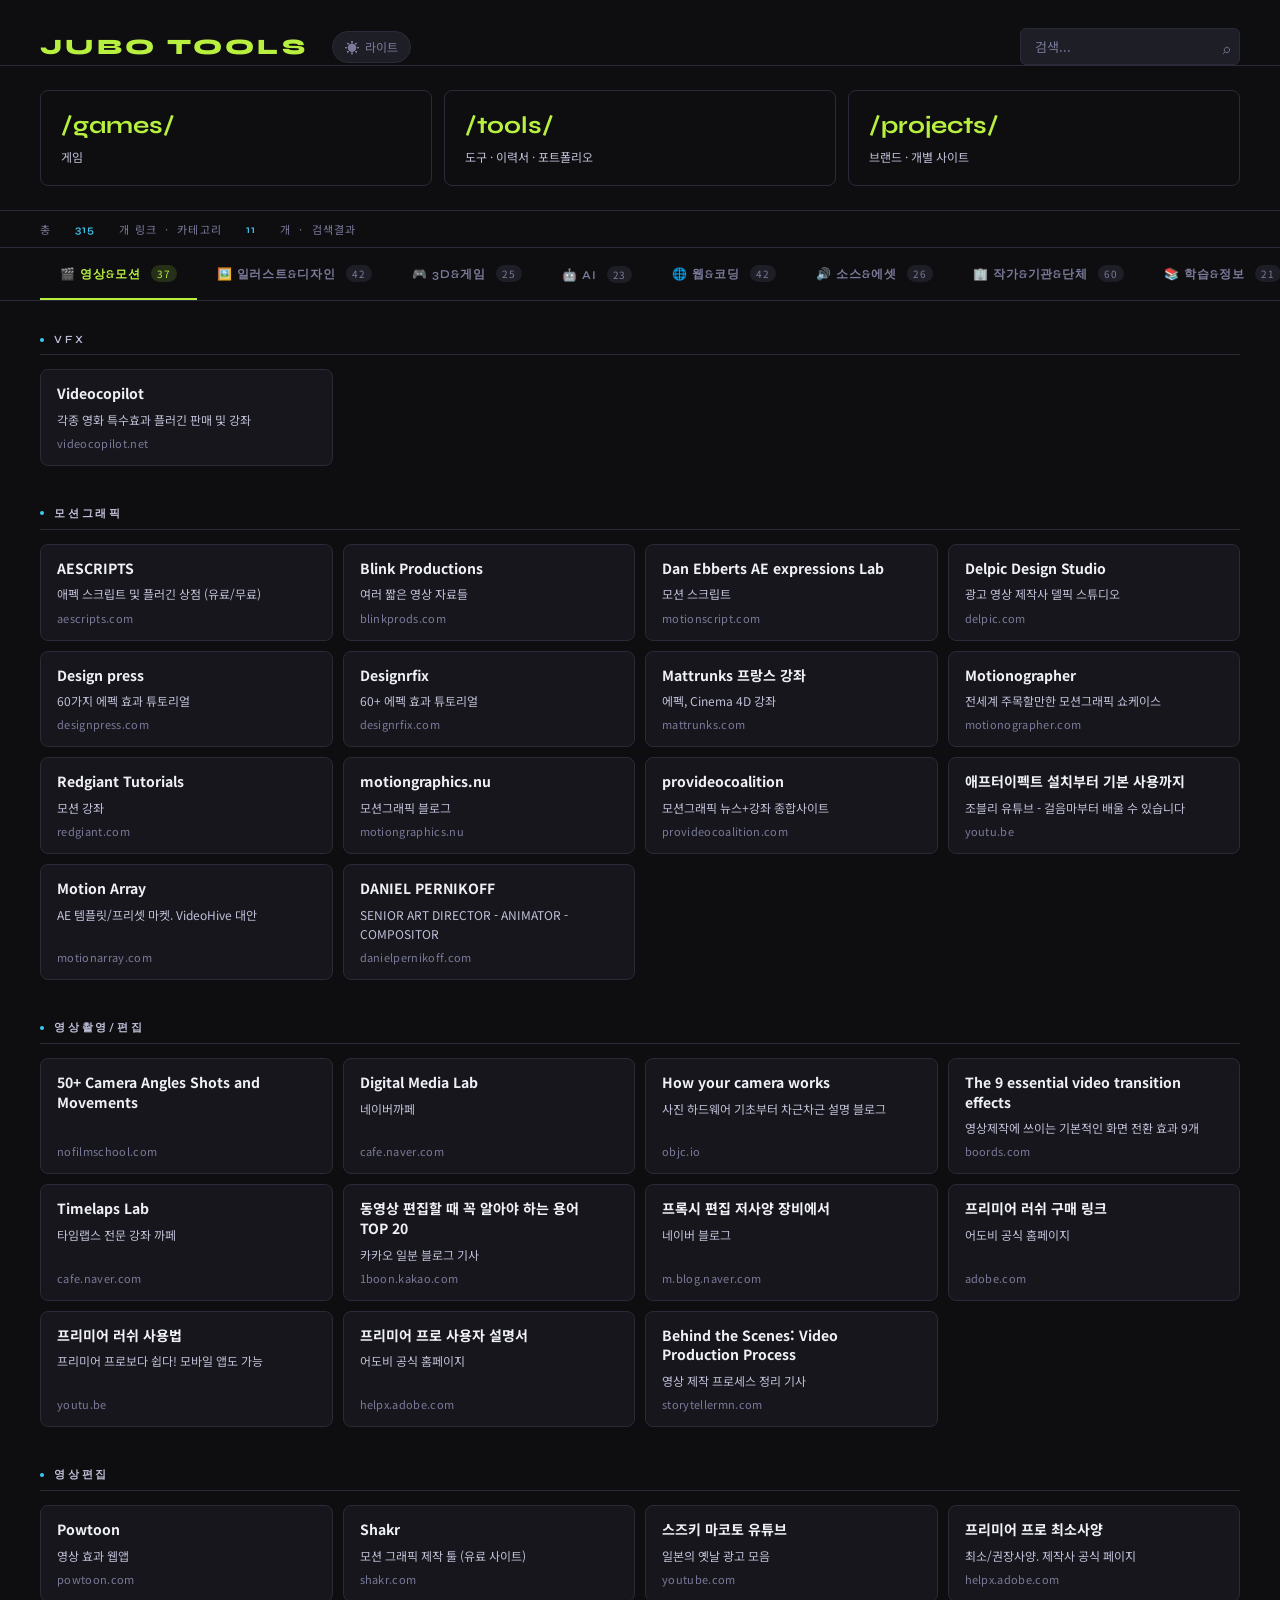
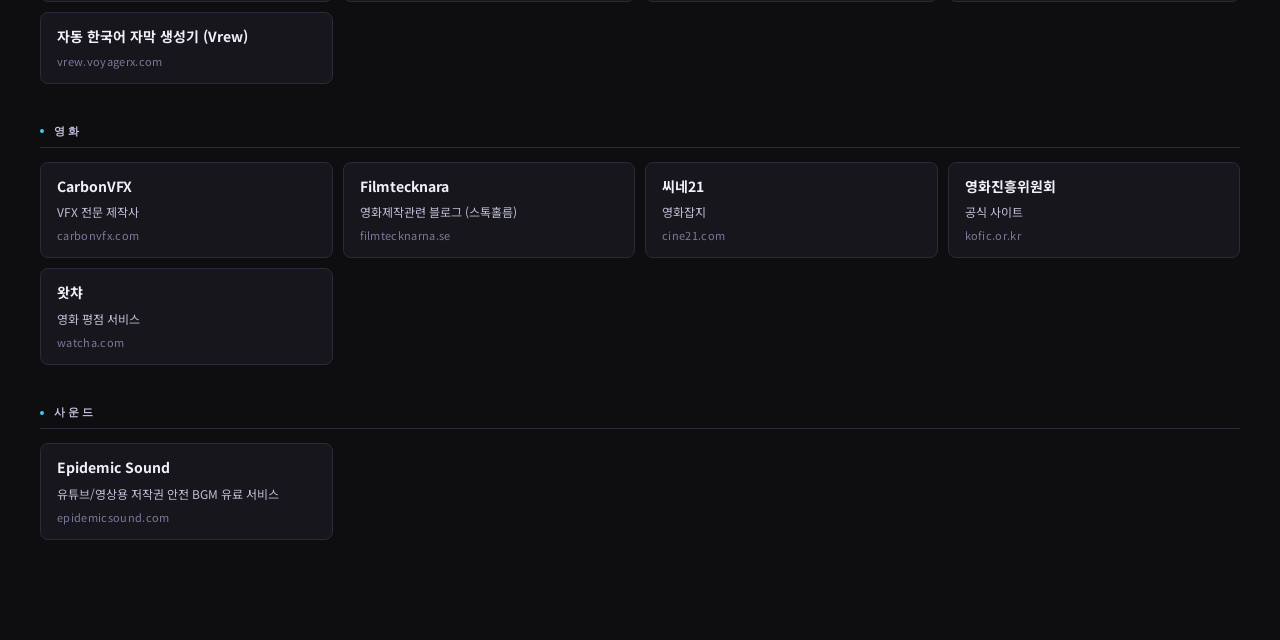
<file: index.html>
<!DOCTYPE html>
<html lang="ko">
<head>
<meta charset="UTF-8">
<meta name="viewport" content="width=device-width, initial-scale=1.0">
<title>JUBO TOOLS</title>
<link href="https://fonts.googleapis.com/css2?family=Syne:wght@400;600;800&family=Noto+Sans+KR:wght@400;500;700&display=swap" rel="stylesheet">
<style>
  /* ── DARK THEME (기본) ── */
  :root {
    --bg: #0e0e11;
    --surface: #16161c;
    --surface2: #1e1e27;
    --border: #2a2a38;
    --accent: #b8f040;
    --accent2: #40c8f0;
    --text: #f0f0f8;
    --text2: #c0c0d8;
    --muted: #7a7a9a;
    --tab-h: 52px;
  }

  /* ── LIGHT THEME ── */
  [data-theme="light"] {
    --bg: #f5f5f0;
    --surface: #ffffff;
    --surface2: #eeeee8;
    --border: #d8d8d0;
    --accent: #2a7a00;
    --accent2: #006fa0;
    --text: #1a1a24;
    --text2: #3a3a50;
    --muted: #7a7a90;
  }

  * { box-sizing: border-box; margin: 0; padding: 0; }

  body {
    background: var(--bg);
    color: var(--text);
    font-family: 'Noto Sans KR', sans-serif;
    font-weight: 400;
    min-height: 100vh;
    overflow-x: hidden;
    transition: background .25s, color .25s;
  }

  /* ── HEADER ── */
  header {
    padding: 28px 40px 0;
    display: flex;
    align-items: center;
    gap: 16px;
    border-bottom: 1px solid var(--border);
  }
  .logo {
    font-family: 'Syne', sans-serif;
    font-weight: 800;
    font-size: 22px;
    color: var(--accent);
    letter-spacing: 0.15em;
    text-transform: uppercase;
  }
  .logo-sub {
    font-size: 11px;
    color: var(--muted);
    letter-spacing: 0.3em;
    text-transform: uppercase;
  }

  /* ── THEME TOGGLE ── */
  .theme-btn {
    margin-left: 8px;
    background: var(--surface2);
    border: 1px solid var(--border);
    border-radius: 20px;
    cursor: pointer;
    display: flex;
    align-items: center;
    gap: 6px;
    padding: 5px 12px;
    font-size: 12px;
    font-family: 'Noto Sans KR', sans-serif;
    color: var(--muted);
    transition: background .2s, border-color .2s, color .2s;
    white-space: nowrap;
  }
  .theme-btn:hover { border-color: var(--accent2); color: var(--text); }
  .theme-icon { font-size: 14px; }

  /* ── SEARCH ── */
  .search-wrap {
    margin-left: auto;
    position: relative;
  }
  #search {
    background: var(--surface2);
    border: 1px solid var(--border);
    border-radius: 6px;
    color: var(--text);
    font-family: 'Noto Sans KR', sans-serif;
    font-size: 13px;
    padding: 8px 36px 8px 14px;
    width: 220px;
    outline: none;
    transition: border-color .2s, width .3s;
  }
  #search:focus { border-color: var(--accent2); width: 280px; }
  #search::placeholder { color: var(--muted); }
  .search-icon {
    position: absolute; right: 10px; top: 50%; transform: translateY(-50%);
    color: var(--muted); font-size: 14px; pointer-events: none;
  }

  /* ── TABS ── */
  .tab-bar {
    display: flex;
    gap: 0;
    padding: 0 40px;
    overflow-x: auto;
    scrollbar-width: none;
    position: sticky;
    top: 0;
    background: var(--bg);
    z-index: 100;
    border-bottom: 1px solid var(--border);
  }
  .tab-bar::-webkit-scrollbar { display: none; }
  .tab-btn {
    flex-shrink: 0;
    background: none;
    border: none;
    color: var(--muted);
    cursor: pointer;
    font-family: 'Syne', sans-serif;
    font-size: 12px;
    font-weight: 600;
    letter-spacing: 0.08em;
    padding: 0 20px;
    height: var(--tab-h);
    position: relative;
    transition: color .2s;
    text-transform: uppercase;
    white-space: nowrap;
  }
  .tab-btn:hover { color: var(--text); }
  .tab-btn.active {
    color: var(--accent);
  }
  .tab-btn.active::after {
    content: '';
    position: absolute;
    bottom: 0; left: 0; right: 0;
    height: 2px;
    background: var(--accent);
  }
  .tab-count {
    display: inline-block;
    background: var(--surface2);
    border-radius: 10px;
    font-size: 10px;
    padding: 1px 6px;
    margin-left: 6px;
    color: var(--muted);
    font-family: 'Noto Sans KR', sans-serif;
    font-weight: 400;
  }
  .tab-btn.active .tab-count { background: color-mix(in srgb, var(--accent) 15%, transparent); color: var(--accent); }

  /* ── CONTENT ── */
  .content {
    padding: 32px 40px 60px;
    max-width: 1400px;
  }

  .tab-panel { display: none; }
  .tab-panel.active { display: block; }

  /* ── CATEGORY GROUP ── */
  .cat-group { margin-bottom: 40px; }
  .cat-label {
    font-family: 'Syne', sans-serif;
    font-size: 11px;
    font-weight: 600;
    letter-spacing: 0.25em;
    text-transform: uppercase;
    color: var(--text2);
    margin-bottom: 14px;
    padding-bottom: 8px;
    border-bottom: 1px solid var(--border);
    display: flex;
    align-items: center;
    gap: 10px;
  }
  .cat-label::before {
    content: '';
    width: 4px;
    height: 4px;
    background: var(--accent2);
    border-radius: 50%;
  }

  /* ── GRID ── */
  .card-grid {
    display: grid;
    grid-template-columns: repeat(auto-fill, minmax(260px, 1fr));
    gap: 10px;
  }

  /* ── CARD ── */
  .card {
    background: var(--surface);
    border: 1px solid var(--border);
    border-radius: 8px;
    padding: 14px 16px;
    display: flex;
    flex-direction: column;
    gap: 6px;
    transition: border-color .2s, transform .15s, background .2s;
    position: relative;
    overflow: hidden;
    text-decoration: none;
    color: inherit;
  }
  .card::before {
    content: '';
    position: absolute;
    top: 0; left: 0; right: 0;
    height: 2px;
    background: transparent;
    transition: background .2s;
  }
  .card:hover {
    border-color: color-mix(in srgb, var(--accent2) 40%, var(--border));
    background: var(--surface2);
    transform: translateY(-2px);
  }
  .card:hover::before { background: var(--accent2); }

  .card-title {
    font-family: 'Noto Sans KR', sans-serif;
    font-size: 14px;
    font-weight: 700;
    color: var(--text);
    line-height: 1.4;
    display: flex;
    align-items: flex-start;
    gap: 8px;
  }
  .card-title .arrow {
    opacity: 0;
    color: var(--accent2);
    font-size: 12px;
    transition: opacity .2s, transform .2s;
    margin-top: 2px;
    flex-shrink: 0;
  }
  .card:hover .arrow { opacity: 1; transform: translateX(2px); }

  .card-desc {
    font-size: 12px;
    color: var(--text2);
    line-height: 1.6;
    display: -webkit-box;
    -webkit-line-clamp: 2;
    -webkit-box-orient: vertical;
    overflow: hidden;
  }

  .card-domain {
    font-size: 11px;
    color: var(--muted);
    letter-spacing: 0.03em;
    margin-top: auto;
  }

  .tab-bar, .card, header, .stats {
    transition: background .25s, border-color .25s, color .25s;
  }
  .no-results {
    grid-column: 1 / -1;
    text-align: center;
    color: var(--muted);
    padding: 60px 0;
    font-size: 13px;
    letter-spacing: 0.1em;
  }

  /* ── SEARCH HIGHLIGHT ── */
  .hidden { display: none !important; }
  mark {
    background: color-mix(in srgb, var(--accent) 30%, transparent);
    color: var(--accent);
    border-radius: 2px;
    padding: 0 1px;
  }

  /* ── STATS BAR ── */
  .stats {
    font-size: 11px;
    color: var(--muted);
    letter-spacing: 0.1em;
    text-transform: uppercase;
    padding: 10px 40px;
    border-bottom: 1px solid var(--border);
    display: flex;
    gap: 24px;
    align-items: center;
    font-family: 'Noto Sans KR', sans-serif;
  }
  .stats span { color: var(--accent2); font-family: 'Syne', sans-serif; font-weight: 600; }
.directory{display:grid;grid-template-columns:repeat(3,minmax(0,1fr));gap:12px;padding:24px 40px;border-bottom:1px solid var(--border)}.directory a{display:flex;flex-direction:column;gap:8px;padding:20px;border:1px solid var(--border);border-radius:8px;color:var(--text);text-decoration:none}.directory a:hover{border-color:var(--accent2)}.directory strong{font:700 24px 'Syne',sans-serif;color:var(--accent)}.directory span{font-size:12px;color:var(--text2)}#bookmarks{scroll-margin-top:20px}@media(max-width:640px){header{padding:20px;flex-wrap:wrap}.search-wrap{width:100%;margin:0}#search,#search:focus{width:100%}.directory{grid-template-columns:1fr;padding:20px}.directory a{padding:16px}.tab-bar{padding:0 12px}.content{padding:24px 20px}.stats{padding:10px 20px;flex-wrap:wrap}}</style>
</head>
<body>

<header>
  <div class="logo">JUBO TOOLS</div>
  <button class="theme-btn" id="themeBtn" onclick="toggleTheme()">
    <span class="theme-icon" id="themeIcon">☀️</span>
    <span id="themeLabel">라이트</span>
  </button>
  <div class="search-wrap">
    <input type="text" id="search" placeholder="검색..." autocomplete="off">
    <div class="search-icon">⌕</div>
  </div>
</header>
<section class="directory" aria-label="내 프로젝트 분류"><a href="games/"><strong>/games/</strong><span>게임</span></a><a href="tools/"><strong>/tools/</strong><span>도구 · 이력서 · 포트폴리오</span></a><a href="projects/"><strong>/projects/</strong><span>브랜드 · 개별 사이트</span></a></section>

<div class="stats" id="bookmarks">
  총 <span id="total-count">369</span>개 링크 &nbsp;·&nbsp; 카테고리 <span>11</span>개 &nbsp;·&nbsp; 검색결과 <span id="search-count" style="display:none"></span>
</div>

<div class="tab-bar" id="tabBar"></div>

<div class="content" id="content"></div>

<script>
const data = {"🎬 영상&모션": [{"title": "Videocopilot", "url": "https://www.videocopilot.net/tutorials/", "cat": "VFX", "desc": "각종 영화 특수효과 플러긴 판매 및 강좌"}, {"title": "AESCRIPTS", "url": "https://aescripts.com/", "cat": "모션그래픽", "desc": "애펙 스크립트 및 플러긴 상점 (유료/무료)"}, {"title": "Blink Productions", "url": "https://blinkprods.com/", "cat": "모션그래픽", "desc": "여러 짧은 영상 자료들"}, {"title": "Dan Ebberts AE expressions Lab", "url": "http://www.motionscript.com/expressions-lab-ae65/table-of-contents.html", "cat": "모션그래픽", "desc": "모션 스크립트"}, {"title": "Delpic Design Studio", "url": "http://delpic.com/", "cat": "모션그래픽", "desc": "광고 영상 제작사 델픽 스튜디오"}, {"title": "Design press", "url": "https://designpress.com/photoshop/after-effects-tutorials/", "cat": "모션그래픽", "desc": "60가지 에펙 효과 튜토리얼"}, {"title": "Designrfix", "url": "https://designrfix.com/tutorials/effects-tutorial-60-kick-ass-effects", "cat": "모션그래픽", "desc": "60+ 에펙 효과 튜토리얼"}, {"title": "Mattrunks 프랑스 강좌", "url": "http://www.mattrunks.com/", "cat": "모션그래픽", "desc": "에펙, Cinema 4D 강좌"}, {"title": "Motionographer", "url": "https://motionographer.com/", "cat": "모션그래픽", "desc": "전세계 주목할만한 모션그래픽 쇼케이스"}, {"title": "Redgiant Tutorials", "url": "https://www.redgiant.com/tutorials/", "cat": "모션그래픽", "desc": "모션 강좌"}, {"title": "motiongraphics.nu", "url": "https://motiongraphics.nu/", "cat": "모션그래픽", "desc": "모션그래픽 블로그"}, {"title": "provideocoalition", "url": "https://www.provideocoalition.com/", "cat": "모션그래픽", "desc": "모션그래픽 뉴스+강좌 종합사이트"}, {"title": "애프터이펙트 설치부터 기본 사용까지", "url": "https://youtu.be/dE4RezqwB1M", "cat": "모션그래픽", "desc": "조블리 유튜브 - 걸음마부터 배울 수 있습니다"}, {"title": "50+ Camera Angles Shots and Movements", "url": "https://nofilmschool.com/camera-angles-and-shots-movements", "cat": "영상촬영/편집", "desc": ""}, {"title": "Digital Media Lab", "url": "https://cafe.naver.com/dcinemalab", "cat": "영상촬영/편집", "desc": "네이버까페"}, {"title": "How your camera works", "url": "https://www.objc.io/issues/21-camera-and-photos/how-your-camera-works/", "cat": "영상촬영/편집", "desc": "사진 하드웨어 기초부터 차근차근 설명 블로그"}, {"title": "The 9 essential video transition effects", "url": "https://boords.com/blog/video-transition-effects", "cat": "영상촬영/편집", "desc": "영상제작에 쓰이는 기본적인 화면 전환 효과 9개"}, {"title": "Timelaps Lab", "url": "https://cafe.naver.com/timelapselab", "cat": "영상촬영/편집", "desc": "타임랩스 전문 강좌 까페"}, {"title": "동영상 편집할 때 꼭 알아야 하는 용어 TOP 20", "url": "https://1boon.kakao.com/gilbut/5d0849f1e499c92b672d68d3", "cat": "영상촬영/편집", "desc": "카카오 일분 블로그 기사"}, {"title": "프록시 편집 저사양 장비에서", "url": "https://m.blog.naver.com/PostView.nhn?blogId=urdesign_&logNo=221344614828", "cat": "영상촬영/편집", "desc": "네이버 블로그"}, {"title": "프리미어 러쉬 구매 링크", "url": "https://www.adobe.com/products/premiere-rush.html", "cat": "영상촬영/편집", "desc": "어도비 공식 홈페이지"}, {"title": "프리미어 러쉬 사용법", "url": "https://youtu.be/5JihJ_ZbWBw", "cat": "영상촬영/편집", "desc": "프리미어 프로보다 쉽다! 모바일 앱도 가능"}, {"title": "프리미어 프로 사용자 설명서", "url": "https://helpx.adobe.com/kr/premiere-pro/user-guide.html", "cat": "영상촬영/편집", "desc": "어도비 공식 홈페이지"}, {"title": "Powtoon", "url": "https://www.powtoon.com/", "cat": "영상편집", "desc": "영상 효과 웹앱"}, {"title": "Shakr", "url": "https://www.shakr.com/", "cat": "영상편집", "desc": "모션 그래픽 제작 툴 (유료 사이트)"}, {"title": "스즈키 마코토 유튜브", "url": "https://www.youtube.com/channel/UC5ChzglK_olBiiQVkZ6pHMQ", "cat": "영상편집", "desc": "일본의 옛날 광고 모음"}, {"title": "프리미어 프로 최소사양", "url": "https://helpx.adobe.com/kr/premiere-pro/system-requirements.html", "cat": "영상편집", "desc": "최소/권장사양. 제작사 공식 페이지"}, {"title": "CarbonVFX", "url": "https://carbonvfx.com/", "cat": "영화", "desc": "VFX 전문 제작사"}, {"title": "Filmtecknara", "url": "https://filmtecknarna.se/", "cat": "영화", "desc": "영화제작관련 블로그 (스톡홀름)"}, {"title": "씨네21", "url": "http://www.cine21.com/", "cat": "영화", "desc": "영화잡지"}, {"title": "영화진흥위원회", "url": "https://www.kofic.or.kr/kofic/business/main/main.do", "cat": "영화", "desc": "공식 사이트"}, {"title": "Epidemic Sound", "url": "https://www.epidemicsound.com/", "cat": "사운드", "desc": "유튜브/영상용 저작권 안전 BGM 유료 서비스"}, {"title": "Motion Array", "url": "https://motionarray.com/", "cat": "모션그래픽", "desc": "AE 템플릿/프리셋 마켓. VideoHive 대안"}, {"title": "왓챠", "url": "https://watcha.com/ko-KR/", "cat": "영화", "desc": "영화 평점 서비스"}, {"title": "자동 한국어 자막 생성기 (Vrew)", "url": "https://vrew.voyagerx.com/ko/", "cat": "영상편집", "desc": ""}, {"title": "DANIEL PERNIKOFF", "url": "http://www.danielpernikoff.com/", "cat": "모션그래픽", "desc": "SENIOR ART DIRECTOR - ANIMATOR - COMPOSITOR"}, {"title": "Behind the Scenes: Video Production Process", "url": "https://www.storytellermn.com/blog/video-production-process", "cat": "영상촬영/편집", "desc": "영상 제작 프로세스 정리 기사"}], "🖼️ 일러스트&디자인": [{"title": "Adobe Color", "url": "https://color.adobe.com/ko/create/color-wheel", "cat": "그래픽디자인", "desc": "어도비에서 제공하는 컬러 휠"}, {"title": "Cover Art Archive", "url": "https://archive.org/details/coverartarchive", "cat": "그래픽디자인", "desc": "전세계 음악 앨범 커버 아트 사이트"}, {"title": "Dieline", "url": "https://thedieline.com/", "cat": "그래픽디자인", "desc": "Package design blog"}, {"title": "Envato Tuts+ Photoshop", "url": "https://design.tutsplus.com/categories/adobe-photoshop", "cat": "그래픽디자인", "desc": "무료 포토샵 튜토리얼"}, {"title": "PIXLR", "url": "https://pixlr.com/editor/", "cat": "그래픽디자인", "desc": ""}, {"title": "Pentagram", "url": "https://www.pentagram.com/work/#/all/all/newest/", "cat": "그래픽디자인", "desc": "각종 인쇄 디자인 에이전시"}, {"title": "TMtm", "url": "https://tmsprl.com/", "cat": "그래픽디자인", "desc": "영감을 주는 실험적 디자인 연구소+샵"}, {"title": "Vecteezy", "url": "https://www.vecteezy.com/", "cat": "그래픽디자인", "desc": "백터디자인 공유 (유료,무료)"}, {"title": "AI Generated Photos", "url": "https://generated.photos/", "cat": "기타디자인", "desc": "인공지능 제작 얼굴 사진"}, {"title": "John William Waterhouse", "url": "http://www.johnwilliamwaterhouse.com/home/", "cat": "기타디자인", "desc": "19세기 영국 화가의 아트 갤러리"}, {"title": "Murado Elvira", "url": "https://muradoelvira.com/", "cat": "기타디자인", "desc": "현대적 감성의 건축디자인 회사"}, {"title": "Sir John Everett Millais", "url": "https://www.freeart.com/gallery/m/millais/millais.html", "cat": "기타디자인", "desc": "19세기 영국 화가의 아트 갤러리"}, {"title": "VEIG", "url": "http://veig.tv/", "cat": "기타디자인", "desc": "브랜드 디자인 및 각종 광고 회사"}, {"title": "ineslebihan", "url": "https://ineslebihan.com//", "cat": "기타디자인", "desc": "제품디자인 전문회사"}, {"title": "디자인로그", "url": "https://www.designlog.org/", "cat": "기타디자인", "desc": "디자인과 관련된 뉴스 플렛폼"}, {"title": "로빈 엘리", "url": "https://www.robineley.com/artwork", "cat": "기타디자인", "desc": "현대회화 작가"}, {"title": "아틀리에 판타스뛰끄", "url": "https://www.atelierfantastique.com/", "cat": "기타디자인", "desc": "고퀄 코스 전문 회사(프랑스)"}, {"title": "우노 모랄레스", "url": "http://unomoralez.com/img.html", "cat": "기타디자인", "desc": "흑백 도트 아티스트"}, {"title": "폰트클럽", "url": "http://www.fontclub.co.kr/", "cat": "기타디자인", "desc": "폰트 관련 웹진(한국어)"}, {"title": "Artefact", "url": "https://www.artefactgroup.com/what-we-do/", "cat": "디자인자료", "desc": "실생활에 쓰인 디자인 예시들"}, {"title": "Artstation", "url": "https://www.artstation.com/", "cat": "디자인자료", "desc": "각종 2D/3D 작품 커뮤니티"}, {"title": "CG Master Academy", "url": "https://www.cgmasteracademy.com/", "cat": "디자인자료", "desc": "컴퓨터그래픽 강좌 전반"}, {"title": "Designboom", "url": "https://www.designboom.com", "cat": "디자인자료", "desc": "각종 디자인 뉴스사이트"}, {"title": "Free psd files", "url": "https://freepsdfiles.net/", "cat": "디자인자료", "desc": "각종 무료 psd 디자인 및 템플릿"}, {"title": "IDEO Labs", "url": "https://labs.ideo.com/", "cat": "디자인자료", "desc": "디자인그룹 아이디오의 연구소"}, {"title": "JVJ Publishing", "url": "http://www.bpib.com/index.html", "cat": "디자인자료", "desc": "북미/유럽 일러스트 도록 판매점"}, {"title": "Sketch A Day", "url": "https://www.sketch-a-day.com/", "cat": "디자인자료", "desc": "제품디자인 등 컨샙스케치 블로그/마켓"}, {"title": "YUN PHOTO", "url": "http://www.yunphoto.net/", "cat": "디자인자료", "desc": "저작권 없는 일본 풍경 사진 제공 사이트"}, {"title": "batstudio", "url": "http://www.ibatstudio.com/", "cat": "디자인자료", "desc": "인체,동물 등 기초 드로잉 자료들"}, {"title": "디자인정글", "url": "https://www.jungle.co.kr/", "cat": "디자인자료", "desc": "각종 디자인 전시/뉴스 등"}, {"title": "Alexandre Diboine", "url": "http://experdivolution.blogspot.com/", "cat": "일러스트레이션", "desc": "프랑스 일러스트레이터"}, {"title": "Andy Brase", "url": "http://andybrase.blogspot.com/", "cat": "일러스트레이션", "desc": "영국의 흑백 펜 일러스트레이터"}, {"title": "Artstation", "url": "https://bit.ly/2OiXXd7", "cat": "일러스트레이션", "desc": "현업 작가 위주 온라인 전시장"}, {"title": "Frank Frazetta", "url": "https://www.frazettamuseum.com/", "cat": "일러스트레이션", "desc": "프랭크 프레제타 갤러리"}, {"title": "Jeremy Mann", "url": "https://redrabbit7.com/", "cat": "일러스트레이션", "desc": "일러스트레이터"}, {"title": "Lisa Keene", "url": "http://www.lisakeene.com/index.html", "cat": "일러스트레이션", "desc": "디즈니 등 배경화가 리사 케인"}, {"title": "Moeboard", "url": "https://www.moeboard.net/", "cat": "일러스트레이션", "desc": "미소년/미소녀 일러스트 커뮤니티"}, {"title": "Pinterest", "url": "https://bit.ly/2MOgpde", "cat": "일러스트레이션", "desc": "일러스트/사진/건축 등 영감 이미지 모음"}, {"title": "X6UD 동물 각도 레퍼런스", "url": "https://x6ud.github.io/#/", "cat": "일러스트레이션", "desc": "원하는 동물의 원하는 각도 얼굴 사진을 찾아주는 웹사이트"}, {"title": "Coolors", "url": "https://coolors.co/", "cat": "그래픽디자인", "desc": "빠른 팔레트 생성기. Adobe Color보다 직관적"}, {"title": "Fonts In Use", "url": "https://fontsinuse.com/", "cat": "그래픽디자인", "desc": "실제 인쇄물/브랜드에 쓰인 폰트 아카이브"}, {"title": "Muzli", "url": "https://muz.li/", "cat": "디자인자료", "desc": "Dribbble+Behance 통합 디자인 영감 피드"}], "🎮 3D&게임": [{"title": "3D Total Forums", "url": "http://forums.3dtotal.com/index.php", "cat": "3D", "desc": "3D Artwork 산업 및 툴 뉴스"}, {"title": "ART TALK 창의적인 사람들 커뮤니티", "url": "https://arttalk.ru/", "cat": "3D", "desc": "3D,2D,사진,공예 예술 등등"}, {"title": "Archive3D", "url": "https://archive3d.net/", "cat": "3D", "desc": "무료 3D 모델링 제공"}, {"title": "Autodesk Knowledge Base", "url": "https://knowledge.autodesk.com/support/3ds-max", "cat": "3D", "desc": "마야/맥스 등 오토데스크 제품 설명서"}, {"title": "Blender Latest Manual", "url": "https://docs.blender.org/manual/en/latest/#", "cat": "3D", "desc": "블렌더 사용설명서"}, {"title": "Cinema4D 한국유저그룹", "url": "http://www.cinema4d.co.kr/", "cat": "3D", "desc": "씨네마 포디 한국 유저그룹"}, {"title": "Cryengine", "url": "https://www.cryengine.com/", "cat": "3D", "desc": "크라이텍 사의 게임/영상개발 엔진"}, {"title": "Gnomon Workshop", "url": "https://www.thegnomonworkshop.com/", "cat": "3D", "desc": "3D전반 강좌사이트"}, {"title": "Hiend3D", "url": "https://www.highend3d.com/", "cat": "3D", "desc": "마야 플러긴 + 스크립트 쇼핑몰"}, {"title": "John Dickinson", "url": "https://www.youtube.com/JohnDickinsonTutorials", "cat": "3D", "desc": "3D 모델링,렌더링 외"}, {"title": "Magic Poser", "url": "https://magicposer.com/", "cat": "3D", "desc": "인체 포즈 라이브러리/웹앱"}, {"title": "Pixologic", "url": "http://pixologic.com/", "cat": "3D", "desc": "Z Brush 제작사 픽솔로직 사이트"}, {"title": "Textures.com", "url": "https://www.textures.com/", "cat": "3D", "desc": "텍스처 자료 모음. 하루 10개 무료 다운로드"}, {"title": "turbosquid", "url": "https://www.turbosquid.com/", "cat": "3D", "desc": "3D 모델 유료 제공"}, {"title": "Renn'Py", "url": "https://bit.ly/3jwHFsQ", "cat": "게임", "desc": "비주얼 노벨 제작 툴"}, {"title": "Ripping Graphics from MAME", "url": "http://www.artmoney.ru/articles/e21/InteractiveArtmoneyTutorial.htm", "cat": "게임", "desc": "고전게임 스프라이트 분해법"}, {"title": "게임 디렉팅 튜토리얼", "url": "https://www.slideshare.net/iyooha/ss-69350767", "cat": "게임", "desc": "블루홀 개발자 컨퍼런스 강의 슬라이드"}, {"title": "게임인재단", "url": "http://www.gamein.or.kr/home/main.php", "cat": "게임", "desc": "게임 개발사 지원단체"}, {"title": "노트 A", "url": "https://sunbkim.tistory.com/category/%EA%B2%8C%EC%9E%84", "cat": "게임", "desc": "게임관련글 번역 블로그"}, {"title": "으악콰직콰직의 게임리뷰", "url": "https://someddk.tistory.com/", "cat": "게임", "desc": "게임 블로그"}, {"title": "일본 모바일게임 Info", "url": "https://blog.naver.com/mynetworld", "cat": "게임", "desc": "관련 블로그"}, {"title": "환상정원", "url": "http://blog.naver.com/PostList.nhn?blogId=blue9954", "cat": "게임", "desc": "게임 그래픽 블로그"}, {"title": "Poly Haven", "url": "https://polyhaven.com/", "cat": "3D", "desc": "무료 HDRI/텍스처/3D 모델. CC0 라이선스, 퀄리티 최상급"}, {"title": "Sketchfab", "url": "https://sketchfab.com/", "cat": "3D", "desc": "3D 모델 브라우저 미리보기+판매/구매 마켓"}, {"title": "Thingiverse", "url": "https://www.thingiverse.com/", "cat": "3D", "desc": "3D프린터용 모델링 기부 사이트"}], "🤖 AI": [{"title": "3DFY.ai", "url": "https://3dfy.ai", "cat": "3D", "desc": "설명을 모델링으로 바꾸는 솔루션 회사"}, {"title": "IMG 2 ASS (Civitai)", "url": "https://civitai.com/models/10791/img-2-vroid-studio-asset-generator", "cat": "3D", "desc": "텍스쳐용 이미지 자동 생성"}, {"title": "QWEN tools", "url": "https://huggingface.co/spaces/multimodalart/qwen-image-multiple-angles-3d-camera", "cat": "3D", "desc": "3D로 일러스트를 회전시키기"}, {"title": "Charturner (Civitai)", "url": "https://civitai.com/models/3036/charturner-character-turnaround-helper-for-15-and-21", "cat": "기타디자인", "desc": "캐릭터 턴 어라운드 디자인"}, {"title": "ControlNet (GitHub)", "url": "https://github.com/lllyasviel/ControlNet", "cat": "만화/애니메이션", "desc": "포즈를 일러스트레이션으로"}, {"title": "Gemini Gem: Character Chat", "url": "https://gemini.google.com/gem/1qSIEzvu3vHAriXdk3BsgeSUxJ3ml3X3w?usp=sharing", "cat": "만화/애니메이션", "desc": "채팅 내용을 만화로 그려 준다"}, {"title": "Gemini Gem: Studytoon", "url": "https://gemini.google.com/gem/1hEA5L53juxubZyBhnCovMW5AYtr_-vuP?usp=sharing", "cat": "만화/애니메이션", "desc": "학습 만화를 그려 준다"}, {"title": "200+ ChatGPT Prompts", "url": "https://chatgptcopywritingprompts.notion.site/ChatGPT-Copywriting-Prompts-101-f5f9a39f07b14ba6a1a5fdb6f7cb40b2", "cat": "사무업무", "desc": "인공지능 채팅앱으로 업무하는 200가지 방법"}, {"title": "Gamma", "url": "https://gamma.app/", "cat": "사무업무", "desc": "AI PPT Generator"}, {"title": "Deepl Translate", "url": "https://www.deepl.com/translator-mobile", "cat": "영어공부", "desc": "인공지능 번역기. 성능 최고급"}, {"title": "CivitAI", "url": "https://civitai.com/", "cat": "일러스트레이션", "desc": "AI 일러스트+프롬트 갤러리"}, {"title": "Dallest", "url": "https://www.dallelist.com", "cat": "일러스트레이션", "desc": "Dall E Prompt Helper"}, {"title": "Noonshot", "url": "https://prompt.noonshot.com", "cat": "일러스트레이션", "desc": "미드저니용 프롬트 생성기"}, {"title": "OpenArt", "url": "https://openart.ai", "cat": "일러스트레이션", "desc": "이미지 생성 AI"}, {"title": "Gemini Gem: Ailey & Bailey", "url": "https://gemini.google.com/gem/1MX9ECCunxFu68itWW9jT20QR8XvD15gy?usp=sharing", "cat": "테크", "desc": "immersive thinking persona"}, {"title": "Gemini Gem: Meta Debate", "url": "https://gemini.google.com/gem/1gw2pS96lKUWZ5DTYT7Eqxgf8ZZtat4DL?usp=sharing", "cat": "테크", "desc": "자신이 무엇을 알고 무엇을 모르는지 알고싶을 때"}, {"title": "Gemini Gem: 에일리 선생의 문제은행", "url": "https://gemini.google.com/gem/1zv2eLc5E4Bw6kNw0xCquRU294v6ZW7T2?usp=sharing", "cat": "테크", "desc": "원하는 과목에 문제를 내 준다"}, {"title": "Gemini Gem: Project G", "url": "https://gemini.google.com/gem/12DbsXC-VIU2MBfuCeZ6D8diClTa1vgi-?usp=sharing", "cat": "테크", "desc": "히가시노게이고 스타일로 소설을 써 준다"}, {"title": "Perplexity", "url": "https://www.perplexity.ai/", "cat": "테크", "desc": "AI 검색엔진. 리서치할 때 구글 대신"}, {"title": "ElevenLabs", "url": "https://elevenlabs.io/", "cat": "사운드", "desc": "AI 음성 합성. 현재 최고 퀄리티"}, {"title": "Kling AI", "url": "https://klingai.com/", "cat": "영상편집", "desc": "영상 생성 AI. Sora 대안으로 실용적"}, {"title": "Portrait AI", "url": "https://portraitai.com/", "cat": "테크", "desc": "AI로 인물 유화초상화 만들기"}, {"title": "This person does not exist", "url": "https://www.thispersondoesnotexist.com/", "cat": "테크", "desc": "AI로 가상의 인물 사진 생성"}], "🌐 웹&코딩": [{"title": "25 UX Design Interview Questions", "url": "https://www.springboard.com/blog/ux-design-interview-questions/", "cat": "UX/UI", "desc": "UX Design 면접 꿀팁 모음"}, {"title": "About Face (슬라이드)", "url": "https://www.slideshare.net/drinks1/wileyaboutface3theessentialsofinteractiondesignmay2007", "cat": "UX/UI", "desc": "인터렉션 디자인의 교과서(영문)"}, {"title": "Applift", "url": "https://applift.com/", "cat": "UX/UI", "desc": "UX Solution consultant company"}, {"title": "Axure", "url": "https://www.axure.com/", "cat": "UX/UI", "desc": "Prototyping Tool"}, {"title": "Information is beautiful", "url": "https://informationisbeautiful.net/", "cat": "UX/UI", "desc": "Infographic Library"}, {"title": "Proto.io", "url": "https://proto.io/", "cat": "UX/UI", "desc": "프로토타입 제작 웹앱"}, {"title": "Sketchappsources", "url": "https://www.sketchappsources.com/", "cat": "UX/UI", "desc": "스케치(앱)용 소스 모음"}, {"title": "Thinkuser", "url": "http://www.thinkuser.com/", "cat": "UX/UI", "desc": "한국 UX 회사"}, {"title": "Visually", "url": "https://visual.ly/", "cat": "UX/UI", "desc": "인포그래픽 등 제작사"}, {"title": "Zurb", "url": "https://zurb.com/", "cat": "UX/UI", "desc": "인터페이스 디자인/사용자패턴 통계 등"}, {"title": "theMill", "url": "https://www.themill.com", "cat": "UX/UI", "desc": "글로벌 경험디자인 전문회사"}, {"title": "1st Web Designer", "url": "https://1stwebdesigner.com/", "cat": "웹디자인", "desc": "웹 디자인 뉴스 블로그"}, {"title": "Bruno Simon Portfolio", "url": "https://bit.ly/3dEGrI0", "cat": "웹디자인", "desc": "WebGL 개발자 브루노 시몽 포트폴리오 사이트"}, {"title": "EmbedSocial", "url": "https://embedsocial.com/admin/instagram_gallery", "cat": "웹디자인", "desc": "Instagram Gallery embedding service"}, {"title": "HTML5up", "url": "https://html5up.net/", "cat": "웹디자인", "desc": "HTML 무료 템플릿 모음"}, {"title": "Hostinger", "url": "https://www.hostinger.kr/", "cat": "웹디자인", "desc": "웹호스팅 전문 사이트"}, {"title": "Jekyll", "url": "https://jekyllrb.com/", "cat": "웹디자인", "desc": "Transform your plain text into static websites and blogs"}, {"title": "Material Design for Bootstrap", "url": "https://fezvrasta.github.io/bootstrap-material-design/", "cat": "웹디자인", "desc": "메터리얼 디자인 기반의 부트스트랩 디자인 가이드"}, {"title": "Mediaqueries", "url": "http://mediaqueri.es/", "cat": "웹디자인", "desc": "웹디자인 예시"}, {"title": "Mirumee", "url": "https://mirumee.com/#team", "cat": "웹디자인", "desc": "웹앱 전문 개발사"}, {"title": "Smashing Magazine", "url": "https://www.smashingmagazine.com/", "cat": "웹디자인", "desc": "웹디자이너들을 위한 정보공유 사이트"}, {"title": "Stack Overflow", "url": "http://stackoverflow.com/", "cat": "웹디자인", "desc": "웹디자인/개발의 메카"}, {"title": "Theme Selection", "url": "https://themeselection.com/", "cat": "웹디자인", "desc": "부트스트랩 기반 HTML 테마 제공 사이트"}, {"title": "bitly", "url": "https://bit.ly", "cat": "웹디자인", "desc": "주소 축약 서비스"}, {"title": "three.js", "url": "https://bit.ly/36O9N4m", "cat": "웹디자인", "desc": "WebGL 기반 실시간 자바스크립트"}, {"title": "부트스트랩", "url": "http://bootstrapk.com/", "cat": "웹디자인", "desc": "부트스트랩의 모든 것"}, {"title": "카페24", "url": "https://www.cafe24.com/", "cat": "웹디자인", "desc": "웹호스팅 서비스 업체"}, {"title": "Code for America", "url": "https://www.codeforamerica.org/", "cat": "테크", "desc": "미국 지역사회 기반 코딩 단체"}, {"title": "Cuda Acceleration", "url": "https://developer.nvidia.com/how-to-cuda-c-cpp", "cat": "테크", "desc": "CUDA Graphics Acceleration for Adobe Products"}, {"title": "Geforce", "url": "https://www.nvidia.com/en-us/geforce/", "cat": "테크", "desc": "Nvidia의 그래픽카드 홈페이지"}, {"title": "IT 조선", "url": "http://it.chosun.com/", "cat": "테크", "desc": "IT 정보 블로그"}, {"title": "OS의 모든 것", "url": "https://qaos.com/", "cat": "테크", "desc": "OS 관련 팁"}, {"title": "OpenVPN", "url": "https://openvpn.net/", "cat": "테크", "desc": "무료 VPN 서비스"}, {"title": "VPN Gate", "url": "https://www.vpngate.net/en/", "cat": "테크", "desc": "일본 츠쿠바대에서 운영중인 VPN게시판"}, {"title": "데브코리아", "url": "http://www.devkorea.co.kr/", "cat": "테크", "desc": "3만명 이상의 전세계 한국어 사용 개발자 커뮤니티"}, {"title": "생활코딩", "url": "https://shrtm.nu/Qkru", "cat": "테크", "desc": "개발자 이고잉이 만든 코딩 커뮤니티"}, {"title": "퀘이사존", "url": "https://quasarzone.co.kr/", "cat": "테크", "desc": "각종 컴퓨터 하드웨어 정보 커뮤니티"}, {"title": "Code.org", "url": "https://code.org/", "cat": "테크/장비", "desc": "Computer Science 아동용 코딩교육 사이트"}, {"title": "Pluralsight", "url": "https://www.pluralsight.com/", "cat": "테크/장비", "desc": "각종 테크 스킬 유료 강좌"}, {"title": "Can I Use", "url": "https://caniuse.com/", "cat": "웹디자인", "desc": "CSS/JS 브라우저 호환성 즉시 확인"}, {"title": "CodePen", "url": "https://codepen.io/", "cat": "웹디자인", "desc": "HTML/CSS/JS 실시간 실험장"}, {"title": "SASS", "url": "http://www.sass-lang.com/", "cat": "웹디자인", "desc": "CSS 편집툴"}], "🔊 소스&에셋": [{"title": "JustSketchMe", "url": "https://justsketch.me", "cat": "3D", "desc": "3D 모델링 웹앱. 포즈."}, {"title": "Marvelous Designer", "url": "https://www.marvelousdesigner.com/", "cat": "3D", "desc": "의류 시뮬레이션 솔루션"}, {"title": "유니티짱", "url": "https://unity-chan.com/", "cat": "3D", "desc": "유니티에서 제공하는 오픈소스 모델링"}, {"title": "ezgif", "url": "https://ezgif.com/sprite-cutter", "cat": "영상편집", "desc": "스프라이트를 gif로 변환해 주는 사이트"}, {"title": "Google Designs Library", "url": "https://design.google/library", "cat": "그래픽디자인", "desc": "구글의 디자인 자료 총망라"}, {"title": "PSD Graphics", "url": "https://www.psdgraphics.com/", "cat": "그래픽디자인", "desc": "각종 포토샵 소스 제공"}, {"title": "Sprite Database", "url": "https://spritedatabase.net/", "cat": "그래픽디자인", "desc": "고전게임 2D 스프라이트 라이브러리"}, {"title": "The Random Hoo Haas Club", "url": "http://randomhoohaas.flyingomelette.com/", "cat": "그래픽디자인", "desc": "고전게임 2D 스프라이트+미국 고전만화 블로그"}, {"title": "Dafont", "url": "https://www.dafont.com/", "cat": "기타디자인", "desc": "폰트 라이브러리"}, {"title": "emojiguide", "url": "https://emojiguide.com/", "cat": "기타디자인", "desc": "이모티콘 검색"}, {"title": "이라스토야", "url": "https://www.irasutoya.com/", "cat": "기타디자인", "desc": "일본)각종 일러스트 자료"}, {"title": "3DSK", "url": "https://www.3d.sk/", "cat": "디자인자료", "desc": "Human photo references"}, {"title": "Stockvault", "url": "https://www.stockvault.net/", "cat": "디자인자료", "desc": "이미지 스탁"}, {"title": "Text-image", "url": "https://www.text-image.com/", "cat": "디자인자료", "desc": "이미지를 텍스트모자이크로 만들어 줌"}, {"title": "Redgiant", "url": "https://www.redgiant.com/products/trapcode-suite/", "cat": "모션그래픽", "desc": "애프터이펙트 플러그인 제작사"}, {"title": "Audiko", "url": "https://m.audiko.com/", "cat": "사운드", "desc": "벨소리 제작 및 공유 사이트 / 어플"}, {"title": "Findsounds", "url": "https://www.findsounds.com/", "cat": "사운드", "desc": "효과음 사이트"}, {"title": "Freesound", "url": "https://freesound.org/browse/", "cat": "사운드", "desc": "무료 효과음 공유 사이트"}, {"title": "Gamesound", "url": "http://gamesound.co.kr/?SoundLibrary", "cat": "사운드", "desc": "게임음악 구매 사이트"}, {"title": "Hollywood Edge", "url": "https://www.hollywoodedge.com/", "cat": "사운드", "desc": "헐리웃 영화에서 쓰이는 사운드효과 쇼핑몰"}, {"title": "YTMP3", "url": "https://ytmp3.cc/en13/", "cat": "사운드", "desc": "유튜브를 음악/비디오로 다운받아 줌"}, {"title": "freesoundeffects", "url": "https://www.freesoundeffects.com/", "cat": "사운드", "desc": "SFX 쇼핑몰"}, {"title": "유튜브 오디오 라이브러리", "url": "https://www.youtube.com/audiolibrary/music?ar=1590116061065&nv=1", "cat": "사운드", "desc": "저작권에서 자유로운 무료 오디오 소스 모음"}, {"title": "Mixkit", "url": "https://mixkit.co/", "cat": "사운드", "desc": "무료 영상 클립+효과음+음악. 상업용 가능"}, {"title": "Unsplash", "url": "https://unsplash.com/", "cat": "디자인자료", "desc": "무료 고화질 사진. Pexels와 쌍벽"}, {"title": "Google Fonts", "url": "https://fonts.google.com/", "cat": "기타디자인", "desc": "무료 웹폰트 라이브러리"}], "🏢 작가&기관&단체": [{"title": "James Jean", "url": "http://www.jamesjean.com/", "cat": "개인작업실", "desc": "일러스트레이터, 그래픽 아티스트"}, {"title": "Kris Kuksi", "url": "https://www.kuksi.com/", "cat": "개인작업실", "desc": "로코코+고딕 스타일의 조각가"}, {"title": "Sachin Teng", "url": "https://www.sachinteng.com/", "cat": "개인작업실", "desc": "도트의 마법사+일러스트레이터"}, {"title": "Sam's Art", "url": "http://artsammich.blogspot.com/", "cat": "개인작업실", "desc": "캐릭터 아티스트 / 일러스트레이터"}, {"title": "Sarofsky", "url": "https://sarofsky.com/", "cat": "개인작업실", "desc": "VFX 전문가 포트폴리오"}, {"title": "시바타 다이헤이 홈페이지", "url": "http://daiheishibata.jp/", "cat": "개인작업실", "desc": "디자인 제너럴리스트"}, {"title": "이문성 작업실 까페", "url": "https://cafe.naver.com/moonsunglee", "cat": "개인작업실", "desc": "마야 튜토리얼 외"}, {"title": "이정표 블로그", "url": "http://leegoonz.blogspot.com/?m=1", "cat": "개인작업실", "desc": "Technical Artist 이정표 블로그"}, {"title": "카샤 힐더브란드", "url": "http://www.kashyahildebrand.org/index.html", "cat": "개인작업실", "desc": "추상화가/그래픽디자이너"}, {"title": "Ads of the World", "url": "http://adsoftheworld.com/", "cat": "기관/서비스/제작사", "desc": "전세계 유명 광고 모음"}, {"title": "BBC Motion Gallery", "url": "https://www.gettyimages.ca/bbcmotiongallery", "cat": "기관/서비스/제작사", "desc": "BBC 방송 영상 클립 라이브러리"}, {"title": "CGART", "url": "https://cgart.com/", "cat": "기관/서비스/제작사", "desc": "3D Character modeling & animation"}, {"title": "CGLAND", "url": "http://cgland.com/", "cat": "기관/서비스/제작사", "desc": "1세대 CG 커뮤니티"}, {"title": "HRD-Net", "url": "http://www.hrd.go.kr/hrdp/ma/pmmao/indexNew.do", "cat": "기관/서비스/제작사", "desc": "고용노동부 산하 일자리 정보 포털"}, {"title": "ISSUU", "url": "https://issuu.com/", "cat": "기관/서비스/제작사", "desc": "각종 광고/마케팅 에이전시"}, {"title": "Imagebakery", "url": "http://imagebakery.tv/index.html", "cat": "기관/서비스/제작사", "desc": "기업, 건축가, 예술가를 위한 영상제작팀"}, {"title": "Imaginaryforces", "url": "https://imaginaryforces.com/", "cat": "기관/서비스/제작사", "desc": "디자인 아이덴티티 컨설팅 회사"}, {"title": "KT&G 상상마당", "url": "https://www.sangsangmadang.com/", "cat": "기관/서비스/제작사", "desc": "각종 문화 전시/행사"}, {"title": "King And Country", "url": "https://kingandcountry.tv/", "cat": "기관/서비스/제작사", "desc": "종합 광고 회사"}, {"title": "Pexels", "url": "https://www.pexels.com", "cat": "기관/서비스/제작사", "desc": "완전히 무료 사진 비디오 자료 사이트"}, {"title": "Pixiv", "url": "https://www.pixiv.net/", "cat": "기관/서비스/제작사", "desc": "일본 최대의 일러스트레이션 커뮤니티"}, {"title": "Post Pro", "url": "https://post.pro/", "cat": "기관/서비스/제작사", "desc": "모션 그래픽 디자이너 커뮤니티(미국)"}, {"title": "Rebusfarm", "url": "https://us.rebusfarm.net/en/", "cat": "기관/서비스/제작사", "desc": "렌더팜"}, {"title": "SDF", "url": "http://www.sdf.or.kr/2019/aboutus/aboutUs.jsp?lang=kr", "cat": "기관/서비스/제작사", "desc": "SBS가 제공하는 명사 초청 강의 포럼"}, {"title": "Sheridan College", "url": "https://www.sheridancollege.ca/", "cat": "기관/서비스/제작사", "desc": "캐나다 유명 예술대 (온타리오 주)"}, {"title": "SwitchMV", "url": "http://www.switchmw.com/", "cat": "기관/서비스/제작사", "desc": "각종 디자인 에이전시(한국)"}, {"title": "TEN24", "url": "https://ten24.info/", "cat": "기관/서비스/제작사", "desc": "3D Performance Capture Solution Company"}, {"title": "TVCF", "url": "https://tvcf.co.kr/", "cat": "기관/서비스/제작사", "desc": "한국 내 광고 모음"}, {"title": "W.Camp", "url": "https://wcamp.co.kr/projects", "cat": "기관/서비스/제작사", "desc": "각종 광고 에이전시"}, {"title": "Wayback Machine", "url": "https://archive.org/web/web.php", "cat": "기관/서비스/제작사", "desc": "특정 주소의 년도별 히스토리 아카이빙 사이트"}, {"title": "X Five", "url": "https://www.xfive.co/", "cat": "기관/서비스/제작사", "desc": "각종 브랜드디자인 컨설트/팀빌딩/프로젝트 외주"}, {"title": "envato market", "url": "https://videohive.net/", "cat": "기관/서비스/제작사", "desc": "비디오,오디오,그래픽소스 등 각종 템플릿"}, {"title": "e뮤지엄", "url": "http://www.emuseum.go.kr/main", "cat": "기관/서비스/제작사", "desc": "국립중앙박물관 산하 소장품 검색"}, {"title": "nephelomancer", "url": "https://nephelomancer.net/", "cat": "기관/서비스/제작사", "desc": "초자연/신비한 컨샙의 일러스트,VFX,모션 회사"}, {"title": "경기콘텐츠진흥원", "url": "https://www.gcon.or.kr/", "cat": "기관/서비스/제작사", "desc": "경콘진"}, {"title": "난지미술창작스튜디오", "url": "https://semananji.seoul.go.kr/front/kor/index.do", "cat": "기관/서비스/제작사", "desc": "서울시립 레지던시 + 전시관"}, {"title": "디자인팝", "url": "http://www.designpop.co.kr/dpop/main/main_sub.asp", "cat": "기관/서비스/제작사", "desc": "브랜드/디자인 에이전시"}, {"title": "디자인학교", "url": "https://www.designerschool.net/", "cat": "기관/서비스/제작사", "desc": "디자인 대안 교육"}, {"title": "모델로", "url": "https://modelo.io/", "cat": "기관/서비스/제작사", "desc": "HTML Based 3D Modeling embedding plugin service"}, {"title": "산그림", "url": "http://www.picturebook-illust.com/san_kr/index.asp", "cat": "기관/서비스/제작사", "desc": "동화책 일러스트 전문포털"}, {"title": "서울문화재단", "url": "https://www.sfac.or.kr/index.do", "cat": "기관/서비스/제작사", "desc": "서울시영 문화재단"}, {"title": "서울애니메이션센터", "url": "http://www.ani.seoul.kr/", "cat": "기관/서비스/제작사", "desc": "명동"}, {"title": "스튜디오 돌곶이", "url": "https://www.youtube.com/channel/UCJH1eP1TU26OGJOaKvYQZDA", "cat": "기관/서비스/제작사", "desc": "전통 소재를 주로 활용하는 애니메이션 스튜디오"}, {"title": "온오프믹스", "url": "https://onoffmix.com/", "cat": "기관/서비스/제작사", "desc": "각종 모임을 쉽게 만들 수 있는 서비스"}, {"title": "유니티 코리아", "url": "https://unity.com/kr/learn", "cat": "기관/서비스/제작사", "desc": "게임/영상 제작 도구 유니티의 한국 지부"}, {"title": "이노션", "url": "http://www.innocean.com/ww-en/", "cat": "기관/서비스/제작사", "desc": "광고회사 이노션 홈페이지"}, {"title": "이프웍스", "url": "http://ifworks.kr/", "cat": "기관/서비스/제작사", "desc": "종합 디자인 회사"}, {"title": "창업진흥원", "url": "https://www.kised.or.kr/", "cat": "기관/서비스/제작사", "desc": "창업 지원"}, {"title": "출판문화산업진흥원", "url": "http://www.kpipa.or.kr/main/main.do", "cat": "기관/서비스/제작사", "desc": "공식 홈페이지"}, {"title": "퍼블리", "url": "https://publy.co", "cat": "기관/서비스/제작사", "desc": "디자인, 마케팅 등 전반 메일 알리미 서비스"}, {"title": "필름메이커스", "url": "https://www.filmmakers.co.kr/", "cat": "기관/서비스/제작사", "desc": "한국영화인력 커뮤니티"}, {"title": "한국과학창의재단", "url": "https://www.kofac.re.kr/web/main/index.do#main_footer", "cat": "기관/서비스/제작사", "desc": "과학 관련 각종 정부 간행물 등"}, {"title": "한국디자인진흥원", "url": "http://www.kidp.or.kr/", "cat": "기관/서비스/제작사", "desc": "홈페이지"}, {"title": "한국영상자료원", "url": "https://www.koreafilm.or.kr/", "cat": "기관/서비스/제작사", "desc": "한국의 모든 영상물 정보와 자료. 정부기관"}, {"title": "한국예술인복지재단", "url": "http://www.kawf.kr/social/sub07_1.do", "cat": "기관/서비스/제작사", "desc": "예술인 산재보험,지원사업 등 예술가 보호재단"}, {"title": "한국콘텐츠진흥원", "url": "http://www.kocca.kr/cop/main.do", "cat": "기관/서비스/제작사", "desc": "정부기관. 각종 문화지원사업"}, {"title": "허쉬위쉬", "url": "https://www.hushwish.com/", "cat": "기관/서비스/제작사", "desc": "모션, 인쇄 등 종합 디자인 회사"}, {"title": "We are Royale", "url": "https://weareroyale.com/", "cat": "기관/서비스/제작사", "desc": "각종 광고영상 제작사"}, {"title": "Shiftup", "url": "http://www.shiftup.co.kr/#intro", "cat": "기관/서비스/제작사", "desc": "게임회사"}, {"title": "UVPH", "url": "http://uvph.com/", "cat": "기관/서비스/제작사", "desc": "각종 광고영상 제작사"}], "📚 학습&정보": [{"title": "Our Worlds In Data", "url": "https://ourworldindata.org/", "cat": "정보", "desc": "전세계 각종 통계"}, {"title": "Storyteller Media", "url": "https://www.storytellermn.com/", "cat": "정보", "desc": "스토리텔링 마케팅 서비스 회사 (미국)"}, {"title": "CELPIP 네이버카페", "url": "http://cafe.naver.com/celpipmaster", "cat": "영어공부", "desc": "셀핍마스터 네이버까페"}, {"title": "Grammar Girl - Proofreading Tips", "url": "https://www.quickanddirtytips.com/education/grammar/proofreading-tips", "cat": "영어공부", "desc": "영문 원고 첨삭 팁"}, {"title": "Grammar Revolution", "url": "https://www.english-grammar-revolution.com/learning-grammar.html", "cat": "영어공부", "desc": "영문법 공부 팁 5단계"}, {"title": "IELTS - Simon", "url": "https://ielts-simon.com/ielts-help-and-english-pr/", "cat": "영어공부", "desc": "IELTS 강사 사이먼의 블로그"}, {"title": "Ielts podcast", "url": "https://www.ieltspodcast.com/ielts-vocabulary/lexical-resource/", "cat": "영어공부", "desc": "Ielts voca list"}, {"title": "PDF Drive", "url": "https://www.pdfdrive.com/", "cat": "정보/교양", "desc": "무료 PDF 책 제공 사이트"}, {"title": "Quizlet", "url": "https://quizlet.com/13994527/vocabulary-1-flash-cards/", "cat": "영어공부", "desc": "Flash card 형식의 영단어 연습 웹사이트"}, {"title": "브릿센트 x 영국영어", "url": "https://www.youtube.com/channel/UCq0pVPNYdDWQk1iTS4jTk2w", "cat": "영어공부", "desc": "진짜배기 영국식 영어 유튜브"}, {"title": "Arte tv", "url": "https://www.arte.tv/en/", "cat": "정보", "desc": "European Culture Channel, 무료로 제공"}, {"title": "Flipboard", "url": "https://editor.flipboard.com/", "cat": "정보", "desc": "뉴스스탠드 기능을 하는 서비스"}, {"title": "Quartz", "url": "https://qz.com/", "cat": "정보", "desc": "뉴스+칼럼 사이트"}, {"title": "Slideshare", "url": "https://www.slideshare.net/", "cat": "정보", "desc": "각종 PPT 공유사이트"}, {"title": "Thrilld", "url": "https://thrilld.com/", "cat": "정보", "desc": "경제 블로그(영문)"}, {"title": "Tide Institute", "url": "http://tideinstitute.org/", "cat": "정보", "desc": "여러가지 대안교육+실험교육 기관"}, {"title": "Honkiat", "url": "https://www.hongkiat.com/blog/", "cat": "정보/교양", "desc": "Online tips for tech users, designers"}, {"title": "Wonder How to", "url": "https://www.wonderhowto.com/", "cat": "정보/교양", "desc": "How to_ 실생활에 유용한 지식 게재 (주로 IT계열)"}, {"title": "inflearn 인프런", "url": "https://www.inflearn.com/", "cat": "정보/교양", "desc": "각종 강의 서비스"}, {"title": "ACT!", "url": "https://actmediact.tistory.com/", "cat": "정보", "desc": "진보적 미디어운동 연구 저널"}, {"title": "NHK 일본말 교실", "url": "https://www.nhk.or.jp/lesson/korean/", "cat": "영어공부", "desc": ""}], "🛠️ 업무툴": [{"title": "Hootsuite", "url": "https://hootsuite.com/", "cat": "마케팅", "desc": "소셜+고객관리"}, {"title": "Notion 사용자 자료실", "url": "https://www.notion.so/Notion-Korea-Community-wiki-674b1f37f11f43f28ba3819eaaf5f86c", "cat": "사무업무", "desc": "노션 페이지"}, {"title": "Quick and Dirty Tips", "url": "https://www.quickanddirtytips.com/", "cat": "사무업무", "desc": "각종 업무 꿀팁 웹진"}, {"title": "Resume Builder", "url": "https://resume.io", "cat": "사무업무", "desc": "이력서 깔끔하게 꾸며줌(영어)"}, {"title": "Small pdf", "url": "https://smallpdf.com/split-pdf", "cat": "사무업무", "desc": "Pdf 분할 작업"}, {"title": "Swipe", "url": "https://www.swipe.to/tour/", "cat": "사무업무", "desc": "Presentation Tool"}, {"title": "구글 검색 잘 하는 법", "url": "https://news.appstory.co.kr/howto11436", "cat": "사무업무", "desc": "앱스토리 블로그"}, {"title": "법원 인터넷등기소", "url": "http://www.iros.go.kr/PMainJ.jsp", "cat": "사무업무", "desc": "법인명 검색 서비스 외"}, {"title": "파파고", "url": "https://papago.naver.com/", "cat": "사무업무", "desc": "번역기"}, {"title": "한국어 로마자 변환기", "url": "http://roman.cs.pusan.ac.kr/", "cat": "사무업무", "desc": "고유명사 표기가 고민일때 쓰자"}, {"title": "K-Startup", "url": "http://kstartup.com/", "cat": "회사운영", "desc": "스타트업 엑셀러레이터 프로그램"}, {"title": "소상공인진흥재단 상권분석지도", "url": "https://sg.sbiz.or.kr", "cat": "회사운영", "desc": "상권분석 지도"}, {"title": "스타비즈", "url": "http://www.startbiz.go.kr/index.do", "cat": "회사운영", "desc": "온라인 법인설립 서비스"}, {"title": "신형묵 기업경영 블로그", "url": "https://brunch.co.kr/@supims/600", "cat": "회사운영", "desc": ""}, {"title": "Obsidian", "url": "https://obsidian.md/", "cat": "사무업무", "desc": "마크다운 기반 로컬 메모/지식관리. Notion 대안"}, {"title": "Excalidraw", "url": "https://excalidraw.com/", "cat": "사무업무", "desc": "손그림 스타일 무료 다이어그램 툴"}, {"title": "Calendly", "url": "https://calendly.com/", "cat": "사무업무", "desc": "미팅 예약 자동화 서비스"}, {"title": "Random.org", "url": "https://www.random.org", "cat": "사무업무", "desc": "All about randomness"}, {"title": "Fiverr", "url": "https://www.fiverr.com", "cat": "사무업무", "desc": "프리랜서 사이트"}, {"title": "워크넷", "url": "https://www.work.go.kr/seekWantedMain.do", "cat": "사무업무", "desc": "일자리전문 정부 포털"}], "📖 만화&애니": [{"title": "Akihiko Yosida", "url": "http://www.tumblr.com/tagged/akihiko%20yoshida", "cat": "만화/애니메이션", "desc": "Akihiko Yosida 개인 갤러리"}, {"title": "Comics education for Everyone", "url": "https://www.makingcomics.com/", "cat": "만화/애니메이션", "desc": "Comics 제작 관련 교육용 사이트"}, {"title": "Kris Anka", "url": "https://kristaferanka.tumblr.com/", "cat": "만화/애니메이션", "desc": "미국 만화가/일러스트레이터"}, {"title": "Sakuga Blog", "url": "https://blog.sakugabooru.com/", "cat": "만화/애니메이션", "desc": "아니메 작화 전문 블로그"}, {"title": "Senshistock", "url": "http://senshistock.deviantart.com/gallery/?offset=0", "cat": "만화/애니메이션", "desc": "각종 인체 포즈 자료실"}, {"title": "The Animation Guild", "url": "https://animationguild.org/", "cat": "만화/애니메이션", "desc": "애니메이션 작업자 커뮤니티(미국 캘리포니아)"}, {"title": "Yuri-ism", "url": "https://yuri-ism.com/", "cat": "만화/애니메이션", "desc": "미소녀 삽화/만화 전문 블로거(영문)"}, {"title": "문은주 홈페이지", "url": "http://www.mooneunjoo.com/", "cat": "만화/애니메이션", "desc": "애니메이터 문은주 홈페이지"}, {"title": "스튜디오 노바", "url": "https://blog.naver.com/behelet", "cat": "만화/애니메이션", "desc": "애니메이션 2D배경 전문"}, {"title": "스튜디오 터치", "url": "https://blog.naver.com/sttouch/221963339493", "cat": "만화/애니메이션", "desc": "애니메이션 2D배경 전문"}, {"title": "야마무라 애니메이션", "url": "http://www.yamamura-animation.jp/e-news.html", "cat": "만화/애니메이션", "desc": "독립 작가 홈페이지"}, {"title": "작화돼지", "url": "https://sakuga.tistory.com/m", "cat": "만화/애니메이션", "desc": "애니메이터 전문 블로그"}], "기타": [{"title": "HDTV", "url": "https://hdtv.im/", "cat": "기타", "desc": "인터넷으로 보는 실시간 TV"}, {"title": "Ko-fi", "url": "https://bit.ly/3tPjQRN", "cat": "기타", "desc": "Patreon 과 동일한, 아티스트 후원 서비스"}, {"title": "Patreon", "url": "https://bit.ly/3tL6ypr", "cat": "기타", "desc": "아티스트 후원 서비스: 에셋 등"}, {"title": "혜담우리옷", "url": "https://www.wadang.co.kr/", "cat": "기타", "desc": "한복 갤러리"}, {"title": "개밥 백과사전", "url": "https://flyfishing.sakura.ne.jp/", "cat": "기타", "desc": "개밥 전문 정보 사이트"}, {"title": "미씨USA", "url": "https://www.missyusa.com/mainpage/content/index.asp", "cat": "기타", "desc": "미주 최대 여성 한인 커뮤니티"}, {"title": "Government of UK", "url": "https://www.gov.uk/", "cat": "기타", "desc": "영국 정부 홈페이지"}]};

const tabOrder = Object.keys(data);
const tabBar = document.getElementById('tabBar');
const content = document.getElementById('content');

function getDomain(url) {
  try { return new URL(url).hostname.replace('www.',''); } catch { return url; }
}

function buildTabs() {
  tabOrder.forEach((tab, i) => {
    const btn = document.createElement('button');
    btn.className = 'tab-btn' + (i === 0 ? ' active' : '');
    btn.dataset.tab = tab;
    btn.innerHTML = `${tab} <span class="tab-count">${data[tab].length}</span>`;
    btn.addEventListener('click', () => switchTab(tab));
    tabBar.appendChild(btn);
  });
}

function buildContent() {
  tabOrder.forEach((tab, i) => {
    const panel = document.createElement('div');
    panel.className = 'tab-panel' + (i === 0 ? ' active' : '');
    panel.dataset.panel = tab;

    // Group by category
    const cats = {};
    data[tab].forEach(item => {
      const c = item.cat || '기타';
      if (!cats[c]) cats[c] = [];
      cats[c].push(item);
    });

    Object.entries(cats).forEach(([cat, items]) => {
      const group = document.createElement('div');
      group.className = 'cat-group';
      group.innerHTML = `<div class="cat-label">${cat}</div>`;
      const grid = document.createElement('div');
      grid.className = 'card-grid';
      items.forEach(item => {
        const a = document.createElement('a');
        a.className = 'card';
        a.href = item.url;
        a.target = '_blank';
        a.rel = 'noopener noreferrer';
        a.dataset.title = item.title.toLowerCase();
        a.dataset.desc = item.desc.toLowerCase();
        a.dataset.cat = cat.toLowerCase();
        a.innerHTML = `
          <div class="card-title"><span class="title-text">${item.title}</span><span class="arrow">↗</span></div>
          ${item.desc ? `<div class="card-desc">${item.desc}</div>` : ''}
          <div class="card-domain">${getDomain(item.url)}</div>`;
        grid.appendChild(a);
      });
      group.appendChild(grid);
      panel.appendChild(group);
    });

    content.appendChild(panel);
  });
}

function switchTab(tab) {
  document.querySelectorAll('.tab-btn').forEach(b => b.classList.toggle('active', b.dataset.tab === tab));
  document.querySelectorAll('.tab-panel').forEach(p => p.classList.toggle('active', p.dataset.panel === tab));
}

// Search
const searchInput = document.getElementById('search');
const searchCountEl = document.getElementById('search-count');

searchInput.addEventListener('input', () => {
  const q = searchInput.value.trim().toLowerCase();
  let visible = 0;

  document.querySelectorAll('.card').forEach(card => {
    const match = !q || card.dataset.title.includes(q) || card.dataset.desc.includes(q) || card.dataset.cat.includes(q);
    card.classList.toggle('hidden', !match);
    if (match) visible++;

    // Highlight
    if (q) {
      const titleEl = card.querySelector('.title-text');
      const descEl  = card.querySelector('.card-desc');
      if (titleEl) titleEl.innerHTML = highlight(titleEl.textContent, q);
      if (descEl)  descEl.innerHTML  = highlight(descEl.textContent, q);
    } else {
      const titleEl = card.querySelector('.title-text');
      const descEl  = card.querySelector('.card-desc');
      if (titleEl) titleEl.innerHTML = card.dataset.title_orig || titleEl.textContent;
    }
  });

  // Hide empty cat-groups
  document.querySelectorAll('.cat-group').forEach(g => {
    const hasVisible = [...g.querySelectorAll('.card')].some(c => !c.classList.contains('hidden'));
    g.classList.toggle('hidden', !hasVisible);
  });

  // Activate tab that has results if searching
  if (q) {
    let found = false;
    tabOrder.forEach(tab => {
      const panel = document.querySelector(`[data-panel="${tab}"]`);
      const hasResults = panel && [...panel.querySelectorAll('.card')].some(c => !c.classList.contains('hidden'));
      if (hasResults && !found) { switchTab(tab); found = true; }
    });
    searchCountEl.style.display = 'inline';
    searchCountEl.textContent = visible + '개';
    document.getElementById('search-count').parentElement.style.display = '';
  } else {
    searchCountEl.style.display = 'none';
    document.querySelectorAll('.cat-group').forEach(g => g.classList.remove('hidden'));
  }
});

function highlight(text, q) {
  if (!q) return text;
  const re = new RegExp(`(${q.replace(/[.*+?^${}()|[\]\\]/g,'\\$&')})`, 'gi');
  return text.replace(re, '<mark>$1</mark>');
}

buildTabs();
buildContent();

// Update total
const total = Object.values(data).reduce((s, arr) => s + arr.length, 0);
document.getElementById('total-count').textContent = total;

// Theme toggle
function toggleTheme() {
  const isLight = document.documentElement.getAttribute('data-theme') === 'light';
  if (isLight) {
    document.documentElement.removeAttribute('data-theme');
    document.getElementById('themeIcon').textContent = '☀️';
    document.getElementById('themeLabel').textContent = '라이트';
  } else {
    document.documentElement.setAttribute('data-theme', 'light');
    document.getElementById('themeIcon').textContent = '🌙';
    document.getElementById('themeLabel').textContent = '다크';
  }
}
</script>
</body>
</html>
</file>
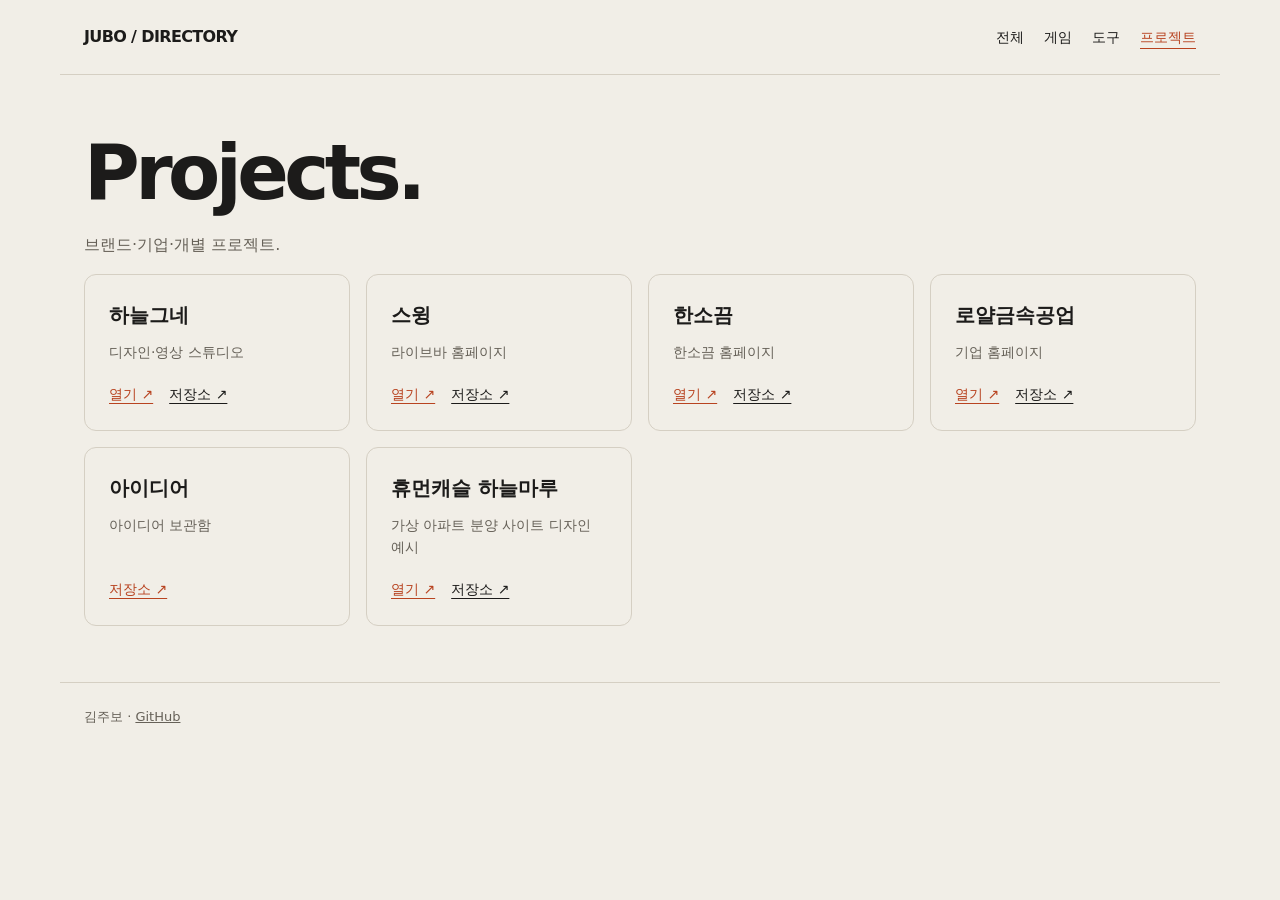
<file: projects/index.html>
<!doctype html><html lang="ko"><head><meta charset="utf-8"><meta name="viewport" content="width=device-width,initial-scale=1"><title>Projects. — JUBO</title><meta name="description" content="브랜드·기업·개별 프로젝트."><link rel="stylesheet" href="../catalog.css"></head><body><header><a href="../">JUBO / DIRECTORY</a><nav aria-label="용도별 메뉴"><a href="../">전체</a><a href="../games/">게임</a><a href="../tools/">도구</a><a href="../projects/" aria-current="page">프로젝트</a></nav></header><main><h1>Projects.</h1><p class="intro">브랜드·기업·개별 프로젝트.</p><div class="grid"><article class="item"><h3>하늘그네</h3><p class="desc">디자인·영상 스튜디오</p><div class="links"><a href="https://kimjubo.github.io/skyswing/">열기 ↗</a><a href="https://github.com/kimjubo/skyswing">저장소 ↗</a></div></article><article class="item"><h3>스윙</h3><p class="desc">라이브바 홈페이지</p><div class="links"><a href="https://kimjubo.github.io/swing/">열기 ↗</a><a href="https://github.com/kimjubo/swing">저장소 ↗</a></div></article><article class="item"><h3>한소끔</h3><p class="desc">한소끔 홈페이지</p><div class="links"><a href="https://kimjubo.github.io/hansokkeum-homepage/">열기 ↗</a><a href="https://github.com/kimjubo/hansokkeum-homepage">저장소 ↗</a></div></article><article class="item"><h3>로얄금속공업</h3><p class="desc">기업 홈페이지</p><div class="links"><a href="https://kimjubo.github.io/royalmetal/">열기 ↗</a><a href="https://github.com/kimjubo/royalmetal">저장소 ↗</a></div></article><article class="item"><h3>아이디어</h3><p class="desc">아이디어 보관함</p><div class="links"><a href="https://github.com/kimjubo/idea">저장소 ↗</a></div></article><article class="item"><h3>휴먼캐슬 하늘마루</h3><p class="desc">가상 아파트 분양 사이트 디자인 예시</p><div class="links"><a href="https://kimjubo.github.io/humancastle/">열기 ↗</a><a href="https://github.com/kimjubo/humancastle">저장소 ↗</a></div></article></div></main><footer>김주보 · <a href="https://github.com/kimjubo">GitHub</a></footer></body></html>
</file>
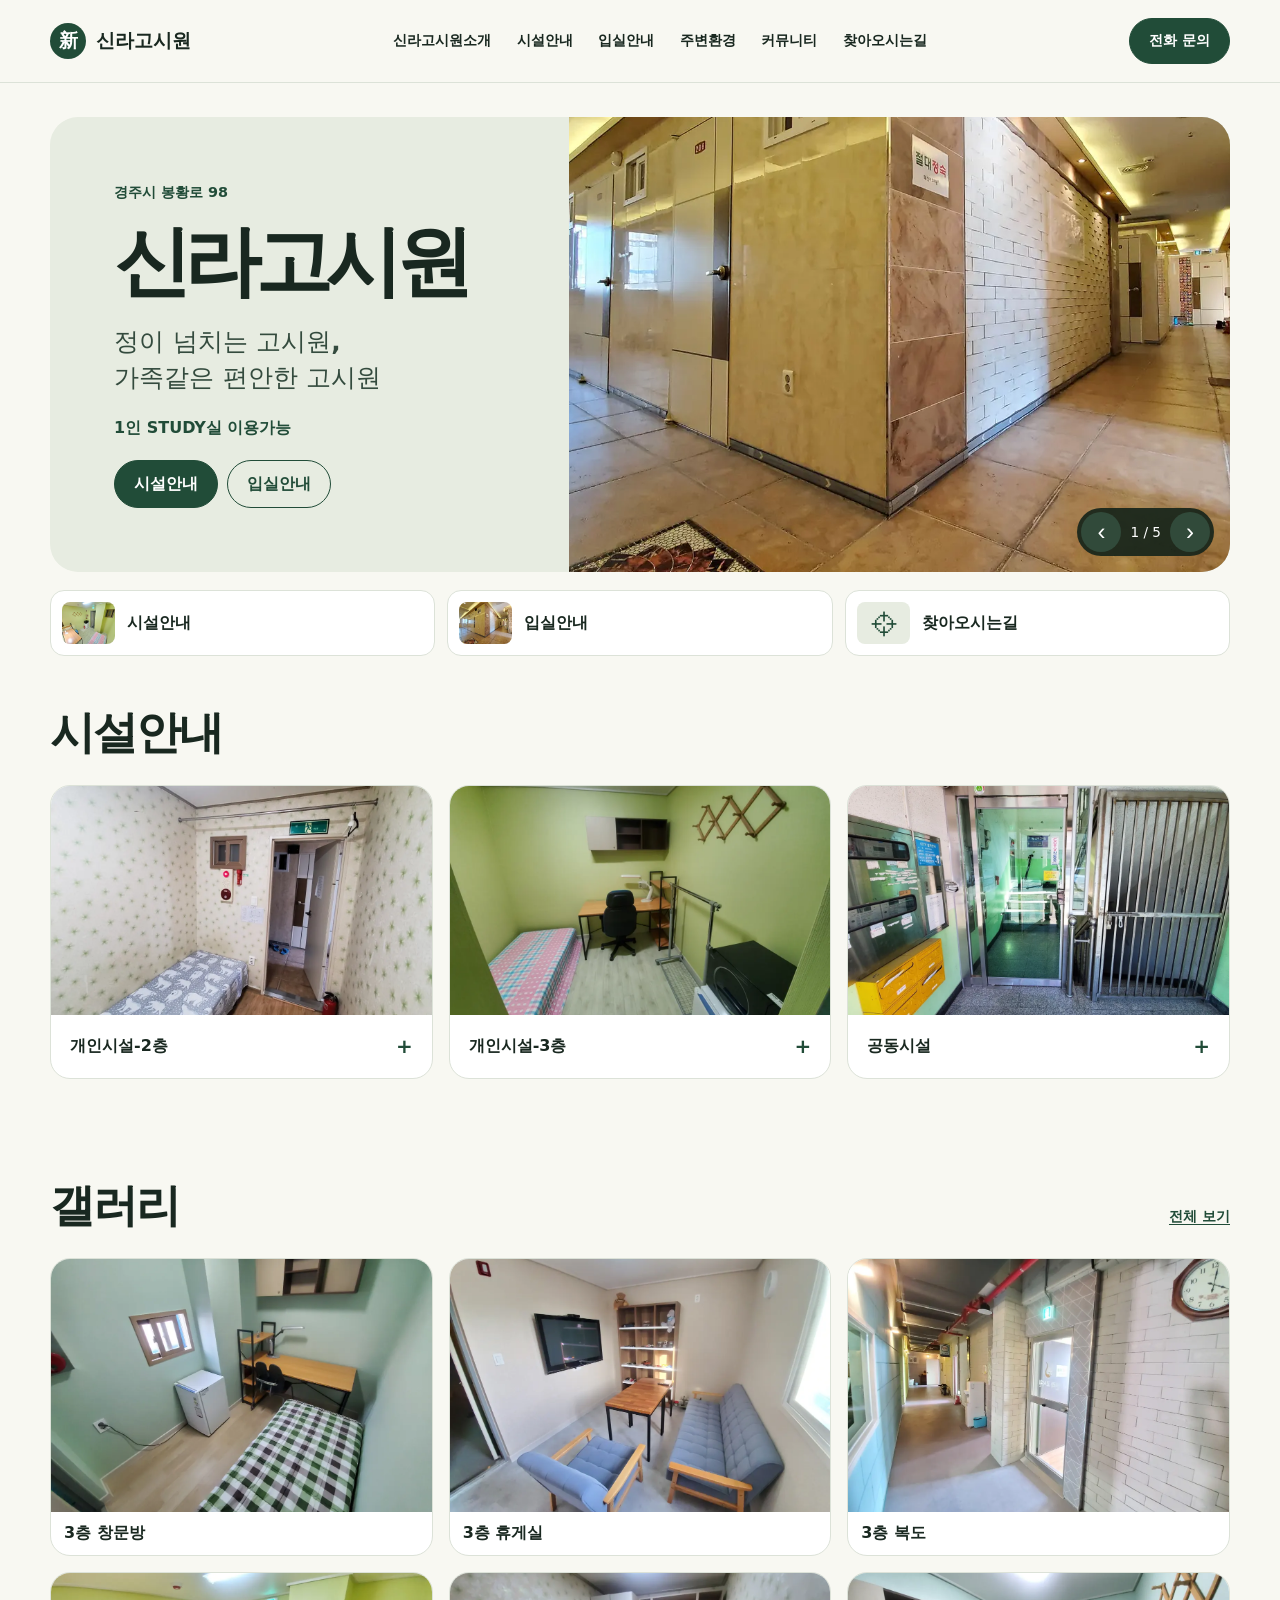
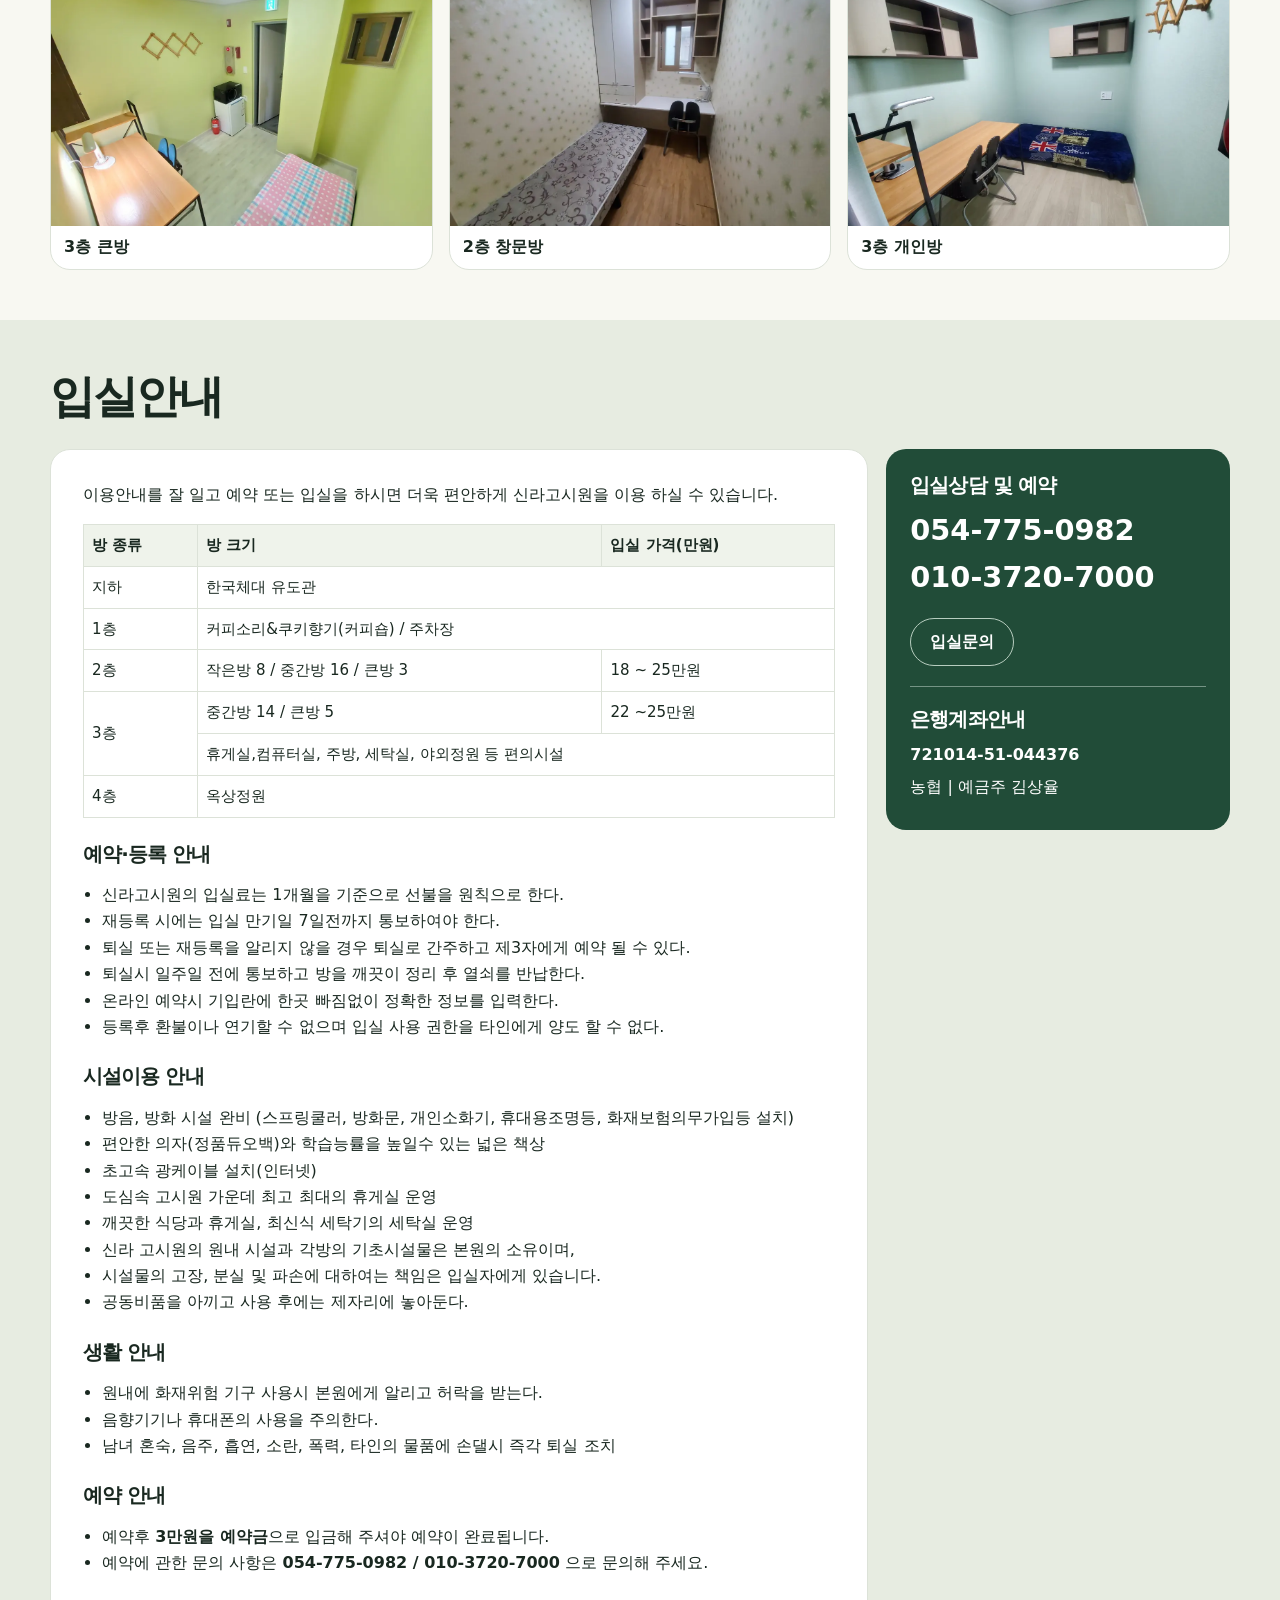
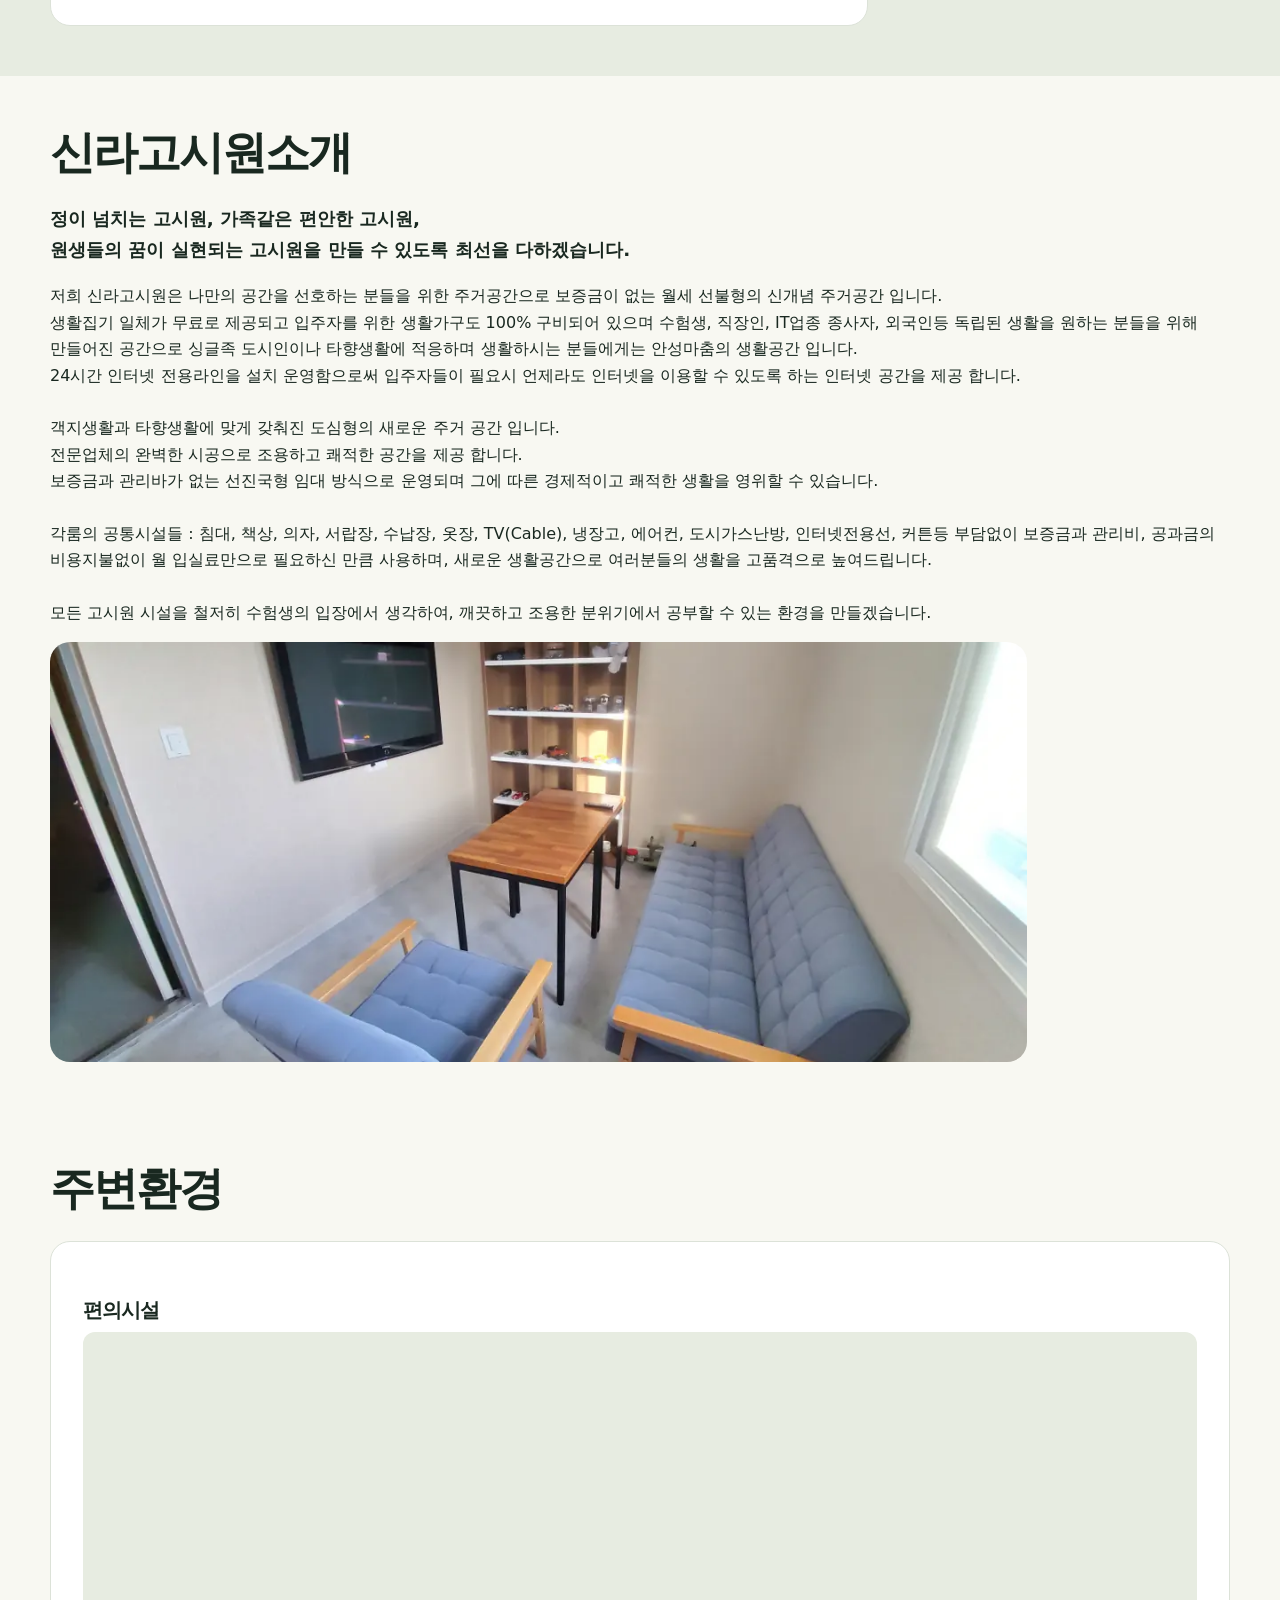
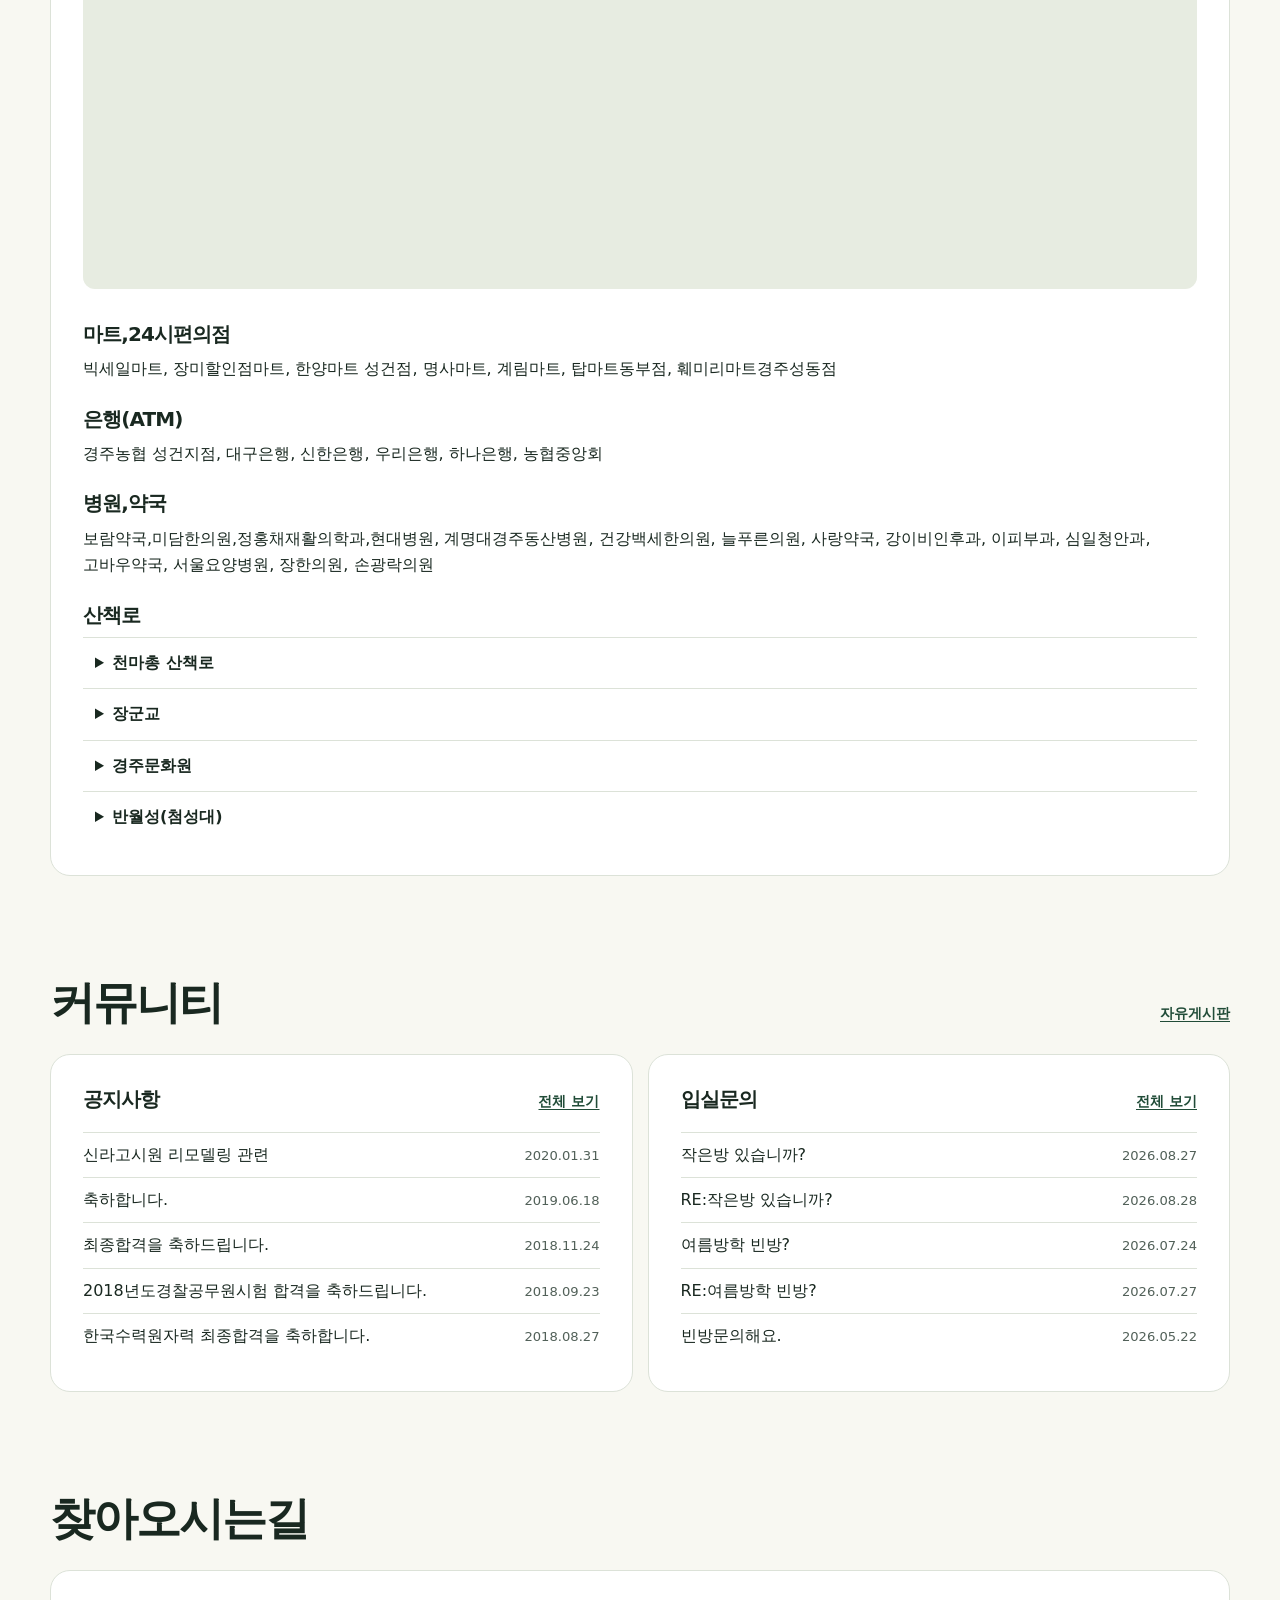
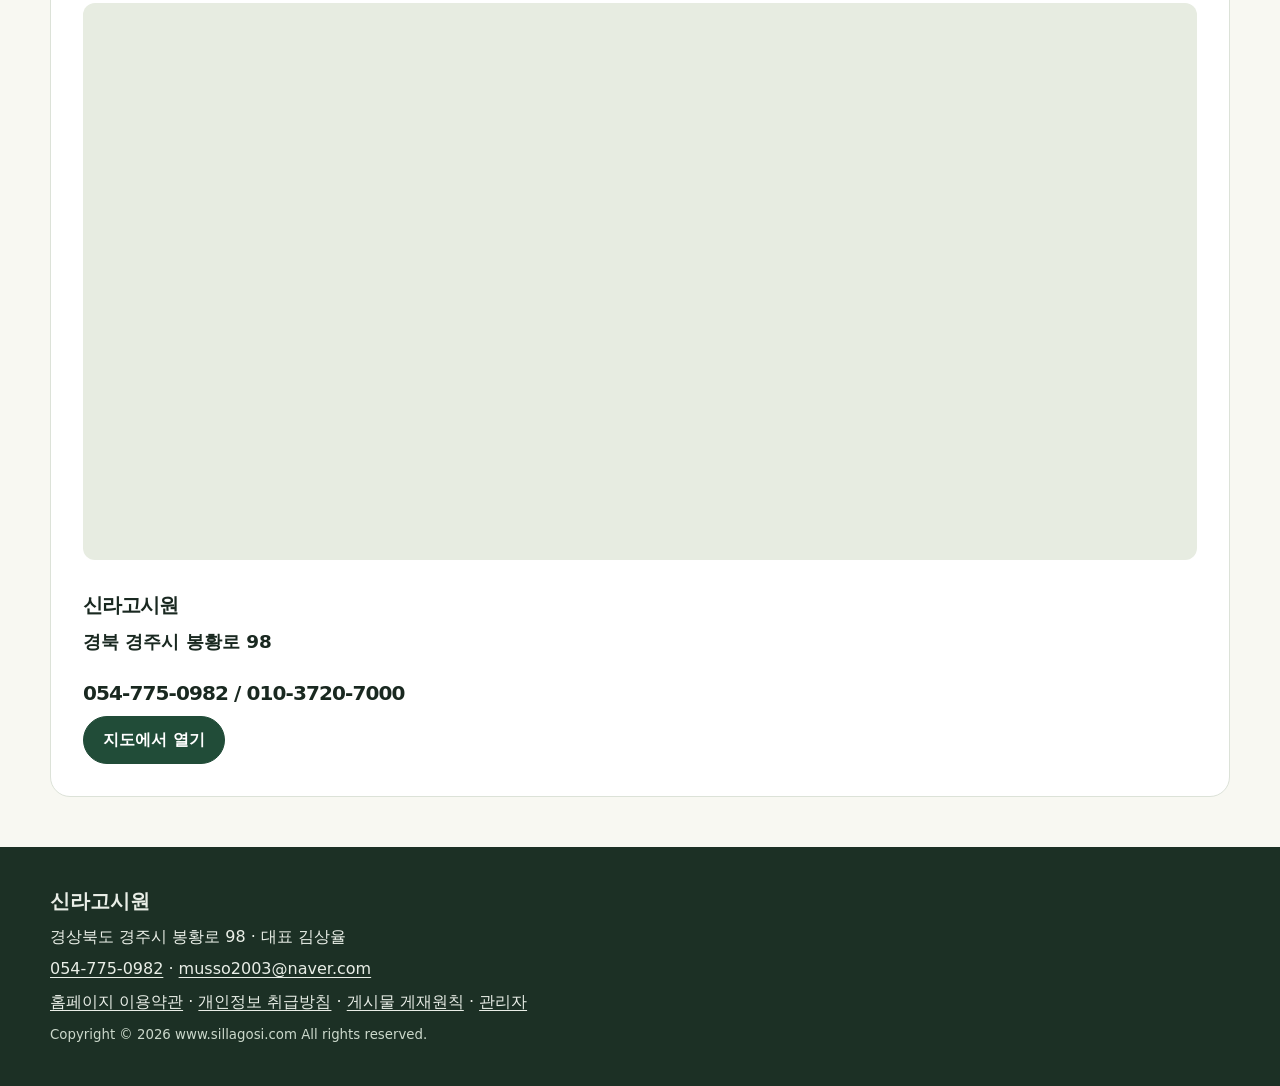
<file: sillagosi/index.html>
<!doctype html>
<html lang="ko"><head><meta charset="utf-8"><meta name="viewport" content="width=device-width,initial-scale=1"><meta name="description" content="경주시 봉황로 98 신라고시원의 개인시설, 공동시설, 입실안내 및 찾아오시는길."><title>신라고시원</title><link rel="stylesheet" href="style.css"><script src="script.js" defer></script></head>
<body><a class="skip" href="#main">본문으로</a>
<header class="header"><div class="wrap top"><a class="brand" href="./"><span class="mark" aria-hidden="true">新</span>신라고시원</a><nav aria-label="주 메뉴"><a href="#about">신라고시원소개</a><a href="#facilities">시설안내</a><a href="#admissions">입실안내</a><a href="#area">주변환경</a><a href="#community">커뮤니티</a><a href="#location">찾아오시는길</a></nav><a class="button compact" href="tel:0547750982">전화 문의</a></div></header>
<main id="main">
<section class="wrap hero" aria-label="신라고시원 소개"><div class="hero-copy"><p class="eyebrow">경주시 봉황로 98</p><h1>신라고시원</h1><p class="intro">정이 넘치는 고시원,<br>가족같은 편안한 고시원</p><p class="study">1인 STUDY실 이용가능</p><div class="actions"><a class="button" href="#facilities">시설안내</a><a class="button outline" href="#admissions">입실안내</a></div></div><div class="hero-photos"><img src="assets/index_img01.webp" alt="신라고시원 시설 사진" fetchpriority=high decoding="async"><img hidden src="assets/index_img02.webp" alt="신라고시원 시설 사진" loading=lazy decoding="async"><img hidden src="assets/index_img03.webp" alt="신라고시원 시설 사진" loading=lazy decoding="async"><img hidden src="assets/index_img04.webp" alt="신라고시원 시설 사진" loading=lazy decoding="async"><img hidden src="assets/index_img05.webp" alt="신라고시원 시설 사진" loading=lazy decoding="async"><div class="photo-controls"><button type="button" aria-label="이전 사진" data-step="-1">‹</button><output aria-live="polite">1 / 5</output><button type="button" aria-label="다음 사진" data-step="1">›</button></div></div></section>
<section class="wrap shortcuts" aria-label="바로가기"><a href="#facilities"><img src="assets/index_btn01.webp" alt="" loading=lazy decoding="async"><strong>시설안내</strong></a><a href="#admissions"><img src="assets/index_btn02.webp" alt="" loading=lazy decoding="async"><strong>입실안내</strong></a><a href="#location"><span class="location-icon" aria-hidden="true">⌖</span><strong>찾아오시는길</strong></a></section>
<section class="wrap section" id="facilities"><h2>시설안내</h2><div class="rooms"><details class="room"><summary><img src="assets/doc_9_001.webp" alt="개인시설-2층" loading=lazy decoding="async"><span>개인시설-2층</span></summary><div class="photo-grid"><figure><a href="assets/doc_9_001.webp" data-photo aria-label="2층 내부 사진 확대"><img src="assets/doc_9_001.webp" alt="2층 내부" loading=lazy decoding="async"></a><figcaption>2층 내부</figcaption></figure><figure><a href="assets/doc_9_002.webp" data-photo aria-label="2층 내부 사진 확대"><img src="assets/doc_9_002.webp" alt="2층 내부" loading=lazy decoding="async"></a><figcaption>2층 내부</figcaption></figure><figure><a href="assets/doc_9_003.webp" data-photo aria-label="2층 내부 사진 확대"><img src="assets/doc_9_003.webp" alt="2층 내부" loading=lazy decoding="async"></a><figcaption>2층 내부</figcaption></figure><figure><a href="assets/doc_9_004.webp" data-photo aria-label="2층 내부 사진 확대"><img src="assets/doc_9_004.webp" alt="2층 내부" loading=lazy decoding="async"></a><figcaption>2층 내부</figcaption></figure><figure><a href="assets/doc_9_005.webp" data-photo aria-label="2층 내부 사진 확대"><img src="assets/doc_9_005.webp" alt="2층 내부" loading=lazy decoding="async"></a><figcaption>2층 내부</figcaption></figure><figure><a href="assets/doc_9_006.webp" data-photo aria-label="2층 내부 사진 확대"><img src="assets/doc_9_006.webp" alt="2층 내부" loading=lazy decoding="async"></a><figcaption>2층 내부</figcaption></figure><figure><a href="assets/doc_9_007.webp" data-photo aria-label="2층 내부 사진 확대"><img src="assets/doc_9_007.webp" alt="2층 내부" loading=lazy decoding="async"></a><figcaption>2층 내부</figcaption></figure><figure><a href="assets/doc_9_008.webp" data-photo aria-label="2층 내부 사진 확대"><img src="assets/doc_9_008.webp" alt="2층 내부" loading=lazy decoding="async"></a><figcaption>2층 내부</figcaption></figure><figure><a href="assets/doc_9_009.webp" data-photo aria-label="2층 내부 사진 확대"><img src="assets/doc_9_009.webp" alt="2층 내부" loading=lazy decoding="async"></a><figcaption>2층 내부</figcaption></figure><figure><a href="assets/doc_9_010.webp" data-photo aria-label="2층 내부 사진 확대"><img src="assets/doc_9_010.webp" alt="2층 내부" loading=lazy decoding="async"></a><figcaption>2층 내부</figcaption></figure><figure><a href="assets/doc_9_011.webp" data-photo aria-label="2층 내부 사진 확대"><img src="assets/doc_9_011.webp" alt="2층 내부" loading=lazy decoding="async"></a><figcaption>2층 내부</figcaption></figure><figure><a href="assets/doc_9_012.webp" data-photo aria-label="2층 내부 사진 확대"><img src="assets/doc_9_012.webp" alt="2층 내부" loading=lazy decoding="async"></a><figcaption>2층 내부</figcaption></figure><figure><a href="assets/doc_9_013.webp" data-photo aria-label="2층 내부 사진 확대"><img src="assets/doc_9_013.webp" alt="2층 내부" loading=lazy decoding="async"></a><figcaption>2층 내부</figcaption></figure></div></details><details class="room"><summary><img src="assets/doc_9_020.webp" alt="개인시설-3층" loading=lazy decoding="async"><span>개인시설-3층</span></summary><div class="photo-grid"><figure><a href="assets/doc_9_020.webp" data-photo aria-label="3층 내부 사진 확대"><img src="assets/doc_9_020.webp" alt="3층 내부" loading=lazy decoding="async"></a><figcaption>3층 내부</figcaption></figure><figure><a href="assets/doc_9_021.webp" data-photo aria-label="3층 내부 사진 확대"><img src="assets/doc_9_021.webp" alt="3층 내부" loading=lazy decoding="async"></a><figcaption>3층 내부</figcaption></figure><figure><a href="assets/doc_9_022.webp" data-photo aria-label="3층 내부 사진 확대"><img src="assets/doc_9_022.webp" alt="3층 내부" loading=lazy decoding="async"></a><figcaption>3층 내부</figcaption></figure><figure><a href="assets/doc_9_023.webp" data-photo aria-label="3층 내부 사진 확대"><img src="assets/doc_9_023.webp" alt="3층 내부" loading=lazy decoding="async"></a><figcaption>3층 내부</figcaption></figure><figure><a href="assets/doc_9_024.webp" data-photo aria-label="3층 내부 사진 확대"><img src="assets/doc_9_024.webp" alt="3층 내부" loading=lazy decoding="async"></a><figcaption>3층 내부</figcaption></figure><figure><a href="assets/doc_9_025.webp" data-photo aria-label="3층 내부 사진 확대"><img src="assets/doc_9_025.webp" alt="3층 내부" loading=lazy decoding="async"></a><figcaption>3층 내부</figcaption></figure><figure><a href="assets/doc_9_026.webp" data-photo aria-label="3층 내부 사진 확대"><img src="assets/doc_9_026.webp" alt="3층 내부" loading=lazy decoding="async"></a><figcaption>3층 내부</figcaption></figure><figure><a href="assets/doc_9_027.webp" data-photo aria-label="3층 내부 사진 확대"><img src="assets/doc_9_027.webp" alt="3층 내부" loading=lazy decoding="async"></a><figcaption>3층 내부</figcaption></figure><figure><a href="assets/doc_9_028.webp" data-photo aria-label="3층 내부 사진 확대"><img src="assets/doc_9_028.webp" alt="3층 내부" loading=lazy decoding="async"></a><figcaption>3층 내부</figcaption></figure></div></details><details class="room"><summary><img src="assets/doc_10_001.webp" alt="공동시설" loading=lazy decoding="async"><span>공동시설</span></summary><div class="photo-grid"><figure><a href="assets/doc_10_001.webp" data-photo aria-label="출입구 보안 사진 확대"><img src="assets/doc_10_001.webp" alt="출입구 보안" loading=lazy decoding="async"></a><figcaption>출입구 보안</figcaption></figure><figure><a href="assets/doc_10_002.webp" data-photo aria-label="CCTV보안 사진 확대"><img src="assets/doc_10_002.webp" alt="CCTV보안" loading=lazy decoding="async"></a><figcaption>CCTV보안</figcaption></figure><figure><a href="assets/doc_10_003.webp" data-photo aria-label="도보5분거리 사진 확대"><img src="assets/doc_10_003.webp" alt="도보5분거리" loading=lazy decoding="async"></a><figcaption>도보5분거리</figcaption></figure><figure><a href="assets/doc_10_004.webp" data-photo aria-label="주차장 사진 확대"><img src="assets/doc_10_004.webp" alt="주차장" loading=lazy decoding="async"></a><figcaption>주차장</figcaption></figure><figure><a href="assets/doc_10_005.webp" data-photo aria-label="2층신발장 사진 확대"><img src="assets/doc_10_005.webp" alt="2층신발장" loading=lazy decoding="async"></a><figcaption>2층신발장</figcaption></figure><figure><a href="assets/doc_10_006.webp" data-photo aria-label="2층실내 사진 확대"><img src="assets/doc_10_006.webp" alt="2층실내" loading=lazy decoding="async"></a><figcaption>2층실내</figcaption></figure><figure><a href="assets/doc_10_007.webp" data-photo aria-label="2층욕실 사진 확대"><img src="assets/doc_10_007.webp" alt="2층욕실" loading=lazy decoding="async"></a><figcaption>2층욕실</figcaption></figure><figure><a href="assets/doc_10_008.webp" data-photo aria-label="휴게실 사진 확대"><img src="assets/doc_10_008.webp" alt="휴게실" loading=lazy decoding="async"></a><figcaption>휴게실</figcaption></figure><figure><a href="assets/doc_10_009.webp" data-photo aria-label="주방 사진 확대"><img src="assets/doc_10_009.webp" alt="주방" loading=lazy decoding="async"></a><figcaption>주방</figcaption></figure><figure><a href="assets/doc_10_010.webp" data-photo aria-label="체육관 사진 확대"><img src="assets/doc_10_010.webp" alt="체육관" loading=lazy decoding="async"></a><figcaption>체육관</figcaption></figure><figure><a href="assets/doc_10_011.webp" data-photo aria-label="세탁실 사진 확대"><img src="assets/doc_10_011.webp" alt="세탁실" loading=lazy decoding="async"></a><figcaption>세탁실</figcaption></figure><figure><a href="assets/doc_10_012.webp" data-photo aria-label="3층복도 사진 확대"><img src="assets/doc_10_012.webp" alt="3층복도" loading=lazy decoding="async"></a><figcaption>3층복도</figcaption></figure><figure><a href="assets/doc_10_013.webp" data-photo aria-label="3층복도 사진 확대"><img src="assets/doc_10_013.webp" alt="3층복도" loading=lazy decoding="async"></a><figcaption>3층복도</figcaption></figure><figure><a href="assets/doc_10_014.webp" data-photo aria-label="3층복도 사진 확대"><img src="assets/doc_10_014.webp" alt="3층복도" loading=lazy decoding="async"></a><figcaption>3층복도</figcaption></figure><figure><a href="assets/doc_10_015.webp" data-photo aria-label="3층실내 사진 확대"><img src="assets/doc_10_015.webp" alt="3층실내" loading=lazy decoding="async"></a><figcaption>3층실내</figcaption></figure><figure><a href="assets/doc_10_016.webp" data-photo aria-label="3층욕실 사진 확대"><img src="assets/doc_10_016.webp" alt="3층욕실" loading=lazy decoding="async"></a><figcaption>3층욕실</figcaption></figure><figure><a href="assets/doc_10_017.webp" data-photo aria-label="3층휴게실 사진 확대"><img src="assets/doc_10_017.webp" alt="3층휴게실" loading=lazy decoding="async"></a><figcaption>3층휴게실</figcaption></figure><figure><a href="assets/doc_10_018.webp" data-photo aria-label="옥상 사진 확대"><img src="assets/doc_10_018.webp" alt="옥상" loading=lazy decoding="async"></a><figcaption>옥상</figcaption></figure><figure><a href="assets/doc_10_019.webp" data-photo aria-label="옥상전경 사진 확대"><img src="assets/doc_10_019.webp" alt="옥상전경" loading=lazy decoding="async"></a><figcaption>옥상전경</figcaption></figure></div></details></div></section>
<section class="wrap section" id="gallery"><div class="section-head"><h2>갤러리</h2><a href="http://www.sillagosi.com/?c=5/17">전체 보기</a></div><div class="photo-grid"><figure><a href="assets/15871143930681.webp" data-photo aria-label="3층 창문방 사진 확대"><img src="assets/15871143930681.webp" alt="3층 창문방" loading=lazy decoding="async"></a><figcaption>3층 창문방</figcaption></figure><figure><a href="assets/15871142670008.webp" data-photo aria-label="3층 휴게실 사진 확대"><img src="assets/15871142670008.webp" alt="3층 휴게실" loading=lazy decoding="async"></a><figcaption>3층 휴게실</figcaption></figure><figure><a href="assets/15871141612098.webp" data-photo aria-label="3층 복도 사진 확대"><img src="assets/15871141612098.webp" alt="3층 복도" loading=lazy decoding="async"></a><figcaption>3층 복도</figcaption></figure><figure><a href="assets/15871140796623.webp" data-photo aria-label="3층 큰방 사진 확대"><img src="assets/15871140796623.webp" alt="3층 큰방" loading=lazy decoding="async"></a><figcaption>3층 큰방</figcaption></figure><figure><a href="assets/15871139477547.webp" data-photo aria-label="2층 창문방 사진 확대"><img src="assets/15871139477547.webp" alt="2층 창문방" loading=lazy decoding="async"></a><figcaption>2층 창문방</figcaption></figure><figure><a href="assets/15814801952463.webp" data-photo aria-label="3층 개인방 사진 확대"><img src="assets/15814801952463.webp" alt="3층 개인방" loading=lazy decoding="async"></a><figcaption>3층 개인방</figcaption></figure></div></section>
<section class="section band" id="admissions"><div class="wrap"><h2>입실안내</h2><div class="admission"><article class="panel prose"><p>이용안내를 잘 일고 예약 또는 입실을 하시면 더욱 편안하게 신라고시원을 이용 하실 수 있습니다.</p>
<div class="">
<table class="table table-bordered">
	<tr>
		<th>방 종류</th>
		<th>방 크기</th>
		<th>입실 가격(만원)</th>
	</tr>
	<tr>
		<td class="text-center">지하</td>
		<td colspan="2" class="text-center">한국체대 유도관</td>
	</tr>
	<tr>
		<td class="text-center">1층</td>
		<td colspan="2" class="text-center">커피소리&amp;쿠키향기(커피숍) / 주차장</td>
	</tr>
	<tr>
		<td class="text-center">2층</td>
		<td class="text-center">작은방 8 / 중간방 16 / 큰방 3 </td>
		<td class="text-center">18 ~ 25만원</td>
	</tr>
	<tr>
		<td class="text-center" rowspan="2">3층</td>
		<td class="text-center">중간방 14 / 큰방 5 </td>
		<td class="text-center">22 ~25만원</td>
	</tr>
	<tr>
		<td class="text-center" colspan="2">휴게실,컴퓨터실, 주방, 세탁실, 야외정원 등 편의시설</td>
	</tr>
	<tr>
		<td class="text-center">4층</td>
		<td colspan="2" class="text-center">옥상정원</td>
	</tr>
</table>

</div>
<h3>예약·등록 안내</h3>
<ul>
	<li>신라고시원의 입실료는 1개월을 기준으로 선불을 원칙으로 한다.</li>
	<li>재등록 시에는 입실 만기일 7일전까지 통보하여야 한다.</li>
	<li>퇴실 또는 재등록을 알리지 않을 경우 퇴실로 간주하고 제3자에게 예약 될 수 있다.</li>
	<li>퇴실시 일주일 전에 통보하고 방을 깨끗이 정리 후 열쇠를 반납한다.</li>
	<li>온라인 예약시 기입란에 한곳 빠짐없이 정확한 정보를 입력한다.</li>
	<li>등록후 환불이나 연기할 수 없으며 입실 사용 권한을 타인에게 양도 할 수 없다.</li>
</ul>
<h3>시설이용 안내</h3>
<ul>
	<li>방음, 방화 시설 완비 (스프링쿨러, 방화문, 개인소화기, 휴대용조명등, 화재보험의무가입등 설치)</li>
	<li>편안한 의자(정품듀오백)와 학습능률을 높일수 있는 넓은 책상</li>
	<li>초고속 광케이블 설치(인터넷)</li>
	<li>도심속 고시원 가운데 최고 최대의 휴게실 운영</li>
	<li>깨끗한 식당과 휴게실,  최신식 세탁기의 세탁실 운영</li>
	<li>신라 고시원의 원내 시설과 각방의 기초시설물은 본원의 소유이며,</li>
	<li>시설물의 고장, 분실 및 파손에 대하여는  책임은 입실자에게 있습니다.</li>
	<li>공동비품을 아끼고 사용 후에는 제자리에 놓아둔다. </li>
</ul>
<h3>생활 안내</h3> 
<ul>
	<li>원내에 화재위험 기구 사용시 본원에게 알리고 허락을 받는다.</li>
	<li>음향기기나 휴대폰의 사용을 주의한다.</li>
	<li>남녀 혼숙, 음주, 흡연, 소란, 폭력, 타인의 물품에 손댈시 즉각 퇴실 조치 </li>
</ul>
<h3>예약 안내</h3> 
<ul>
	<li>예약후 <b>3만원을 예약금</b>으로 입금해 주셔야 예약이 완료됩니다.</li>
	<li>예약에 관한 문의 사항은 <b>054-775-0982 / 010-3720-7000</b> 으로 문의해 주세요.</li>
</ul>
</article><aside class="contact" id="contact"><h3>입실상담 및 예약</h3><a class="phone" href="tel:0547750982">054-775-0982</a><a class="phone" href="tel:01037207000">010-3720-7000</a><a class="button outline" href="http://www.sillagosi.com/?c=3/12">입실문의</a><hr><h3>은행계좌안내</h3><p class="account">721014-51-044376</p><p>농협 | 예금주 김상율</p></aside></div></div></section>
<section class="wrap section" id="about"><h2>신라고시원소개</h2><div class="prose about"><p class="lead">정이 넘치는 고시원, 가족같은 편안한 고시원,<br>원생들의 꿈이 실현되는 고시원을 만들 수 있도록 최선을 다하겠습니다.</p>
	<p>저희 신라고시원은 나만의 공간을 선호하는 분들을 위한 주거공간으로 보증금이 없는 월세 선불형의 신개념 주거공간 입니다.<br>
	생활집기 일체가 무료로 제공되고 입주자를 위한 생활가구도 100% 구비되어 있으며 수험생, 직장인, IT업종 종사자, 외국인등 독립된 생활을 원하는 분들을 위해 만들어진 공간으로 싱글족 도시인이나 타향생활에 적응하며 생활하시는 분들에게는 안성마춤의 생활공간 입니다.<br>
	24시간 인터넷 전용라인을 설치 운영함으로써 입주자들이 필요시 언제라도 인터넷을 이용할 수 있도록 하는 인터넷 공간을 제공 합니다.<br><br>
	객지생활과 타향생활에 맞게 갖춰진 도심형의 새로운 주거 공간 입니다.<br>
	전문업체의 완벽한 시공으로 조용하고 쾌적한 공간을 제공 합니다.<br>
	보증금과 관리바가 없는 선진국형 임대 방식으로 운영되며 그에 따른 경제적이고 쾌적한 생활을 영위할 수 있습니다.<br><br>
	각룸의 공통시설들 : 침대, 책상, 의자, 서랍장, 수납장, 옷장, TV(Cable), 냉장고, 에어컨, 도시가스난방, 인터넷전용선, 커튼등 부담없이 보증금과 관리비, 공과금의 비용지불없이 월 입실료만으로 필요하신 만큼 사용하며, 새로운 생활공간으로 여러분들의 생활을 고품격으로 높여드립니다.<br><br>
	모든 고시원 시설을 철저히 수험생의 입장에서 생각하여, 깨끗하고 조용한 분위기에서 공부할 수 있는 환경을 만들겠습니다.</p>
	<img src="assets/doc_img7_1.webp" class="img-responsive" loading="lazy" alt="신라고시원">
</div></section>
<section class="wrap section" id="area"><h2>주변환경</h2><div class="panel prose"><h3>편의시설</h3><div class="embed-responsive embed-responsive-16by9">
		<iframe class="embed-responsive-item" src="https://www.google.com/maps/embed?pb=!1m18!1m12!1m3!1d3234.1144478367078!2d129.2084554267295!3d35.8461971249096!2m3!1f0!2f0!3f0!3m2!1i1024!2i768!4f13.1!3m3!1m2!1s0x35664e47162f0071%3A0x5bcb7644905091c9!2z7Iug65286rOg7Iuc7JuQ!5e0!3m2!1sko!2skr!4v1613615849802!5m2!1sko!2skr" title="신라고시원 주변 지도" loading="lazy"></iframe>
	</div>
	<h3>마트,24시편의점</h3>
	빅세일마트, 장미할인점마트, 한양마트 성건점, 명사마트, 계림마트, 탑마트동부점, 훼미리마트경주성동점
	<h3>은행(ATM)</h3>
	경주농협 성건지점, 대구은행, 신한은행, 우리은행, 하나은행, 농협중앙회
	<h3>병원,약국</h3>
	보람약국,미담한의원,정홍채재활의학과,현대병원, 계명대경주동산병원, 건강백세한의원, 늘푸른의원, 사랑약국, 강이비인후과, 이피부과, 심일청안과, 고바우약국, 서울요양병원, 장한의원, 손광락의원
<h3>산책로</h3><details class="walk"><summary>천마총 산책로</summary><div class="photo-grid"><figure><a href="assets/doc_img14_1.webp" data-photo aria-label="천마총 산책로 사진 확대"><img src="assets/doc_img14_1.webp" alt="천마총 산책로" loading=lazy decoding="async"></a><figcaption>천마총 산책로</figcaption></figure><figure><a href="assets/doc_img14_2.webp" data-photo aria-label="천마총 산책로 사진 확대"><img src="assets/doc_img14_2.webp" alt="천마총 산책로" loading=lazy decoding="async"></a><figcaption>천마총 산책로</figcaption></figure><figure><a href="assets/doc_img14_3.webp" data-photo aria-label="천마총 산책로 사진 확대"><img src="assets/doc_img14_3.webp" alt="천마총 산책로" loading=lazy decoding="async"></a><figcaption>천마총 산책로</figcaption></figure><figure><a href="assets/doc_img14_4.webp" data-photo aria-label="천마총 산책로 사진 확대"><img src="assets/doc_img14_4.webp" alt="천마총 산책로" loading=lazy decoding="async"></a><figcaption>천마총 산책로</figcaption></figure></div></details><details class="walk"><summary>장군교</summary><div class="photo-grid"><figure><a href="assets/doc_img14_5.webp" data-photo aria-label="장군교 사진 확대"><img src="assets/doc_img14_5.webp" alt="장군교" loading=lazy decoding="async"></a><figcaption>장군교</figcaption></figure><figure><a href="assets/doc_img14_6.webp" data-photo aria-label="장군교 사진 확대"><img src="assets/doc_img14_6.webp" alt="장군교" loading=lazy decoding="async"></a><figcaption>장군교</figcaption></figure></div></details><details class="walk"><summary>경주문화원</summary><div class="photo-grid"><figure><a href="assets/doc_img14_7.webp" data-photo aria-label="경주문화원 사진 확대"><img src="assets/doc_img14_7.webp" alt="경주문화원" loading=lazy decoding="async"></a><figcaption>경주문화원</figcaption></figure><figure><a href="assets/doc_img14_8.webp" data-photo aria-label="경주문화원 사진 확대"><img src="assets/doc_img14_8.webp" alt="경주문화원" loading=lazy decoding="async"></a><figcaption>경주문화원</figcaption></figure></div></details><details class="walk"><summary>반월성(첨성대)</summary><div class="photo-grid"><figure><a href="assets/doc_img14_9.webp" data-photo aria-label="반월성(첨성대) 사진 확대"><img src="assets/doc_img14_9.webp" alt="반월성(첨성대)" loading=lazy decoding="async"></a><figcaption>반월성(첨성대)</figcaption></figure><figure><a href="assets/doc_img14_10.webp" data-photo aria-label="반월성(첨성대) 사진 확대"><img src="assets/doc_img14_10.webp" alt="반월성(첨성대)" loading=lazy decoding="async"></a><figcaption>반월성(첨성대)</figcaption></figure><figure><a href="assets/doc_img14_11.webp" data-photo aria-label="반월성(첨성대) 사진 확대"><img src="assets/doc_img14_11.webp" alt="반월성(첨성대)" loading=lazy decoding="async"></a><figcaption>반월성(첨성대)</figcaption></figure><figure><a href="assets/doc_img14_12.webp" data-photo aria-label="반월성(첨성대) 사진 확대"><img src="assets/doc_img14_12.webp" alt="반월성(첨성대)" loading=lazy decoding="async"></a><figcaption>반월성(첨성대)</figcaption></figure></div></details></div></section>
<section class="wrap section" id="community"><div class="section-head"><h2>커뮤니티</h2><a href="http://www.sillagosi.com/?c=5/19">자유게시판</a></div><div class="boards"><article class="panel"><div class="panel-head"><h3>공지사항</h3><a href="http://www.sillagosi.com/?c=5/15">전체 보기</a></div><ul class="posts"><li><a href="http://www.sillagosi.com/?m=bbs&amp;bid=notice&amp;uid=36">신라고시원 리모델링 관련</a><time>2020.01.31</time></li><li><a href="http://www.sillagosi.com/?m=bbs&amp;bid=notice&amp;uid=35">축하합니다.</a><time>2019.06.18</time></li><li><a href="http://www.sillagosi.com/?m=bbs&amp;bid=notice&amp;uid=34">최종합격을 축하드립니다.</a><time>2018.11.24</time></li><li><a href="http://www.sillagosi.com/?m=bbs&amp;bid=notice&amp;uid=33">2018년도경찰공무원시험 합격을 축하드립니다.</a><time>2018.09.23</time></li><li><a href="http://www.sillagosi.com/?m=bbs&amp;bid=notice&amp;uid=32">한국수력원자력 최종합격을 축하합니다.</a><time>2018.08.27</time></li></ul></article><article class="panel"><div class="panel-head"><h3>입실문의</h3><a href="http://www.sillagosi.com/?c=3/12">전체 보기</a></div><ul class="posts"><li><a href="http://www.sillagosi.com/?m=bbs&amp;bid=qna&amp;uid=1761">작은방 있습니까?</a><time>2026.08.27</time></li><li><a href="http://www.sillagosi.com/?m=bbs&amp;bid=qna&amp;uid=1762">RE:작은방 있습니까?</a><time>2026.08.28</time></li><li><a href="http://www.sillagosi.com/?m=bbs&amp;bid=qna&amp;uid=1756">여름방학 빈방?</a><time>2026.07.24</time></li><li><a href="http://www.sillagosi.com/?m=bbs&amp;bid=qna&amp;uid=1757">RE:여름방학 빈방?</a><time>2026.07.27</time></li><li><a href="http://www.sillagosi.com/?m=bbs&amp;bid=qna&amp;uid=1641">빈방문의해요.</a><time>2026.05.22</time></li></ul></article></div></section>
<section class="wrap section" id="location"><h2>찾아오시는길</h2><div class="panel prose"><div class="embed-responsive embed-responsive-16by9">
		<iframe class="embed-responsive-item" src="https://www.google.com/maps/embed?pb=!1m18!1m12!1m3!1d2097.010005191744!2d129.20845558411438!3d35.84823365715748!2m3!1f0!2f0!3f0!3m2!1i1024!2i768!4f13.1!3m3!1m2!1s0x35664e47162f0071%3A0x5bcb7644905091c9!2z7Iug65286rOg7Iuc7JuQ!5e0!3m2!1sko!2skr!4v1613548638202!5m2!1sko!2skr" title="신라고시원 주변 지도" loading="lazy"></iframe>
	</div>

	<h3>신라고시원</h3><p class="lead">경북 경주시 봉황로 98</p>
	<h3>054-775-0982 / 010-3720-7000</h3>
<a class="button" href="https://www.google.com/maps/search/?api=1&amp;query=%EC%8B%A0%EB%9D%BC%EA%B3%A0%EC%8B%9C%EC%9B%90+%EA%B2%BD%EC%A3%BC%EC%8B%9C+%EB%B4%89%ED%99%A9%EB%A1%9C+98">지도에서 열기</a></div></section>
</main><footer><div class="wrap"><strong>신라고시원</strong><p>경상북도 경주시 봉황로 98 · 대표 김상율</p><p><a href="tel:0547750982">054-775-0982</a> · <a href="mailto:musso2003@naver.com">musso2003@naver.com</a></p><p><a href="http://www.sillagosi.com/?mod=agreement">홈페이지 이용약관</a> · <a href="http://www.sillagosi.com/?mod=private">개인정보 취급방침</a> · <a href="http://www.sillagosi.com/?mod=postrule">게시물 게재원칙</a> · <a href="http://www.sillagosi.com/?mod=login">관리자</a></p><small>Copyright © 2026 www.sillagosi.com All rights reserved.</small></div></footer>
<dialog id="photo"><form method="dialog"><button aria-label="사진 닫기">×</button></form><img alt=""></dialog></body></html>
</file>
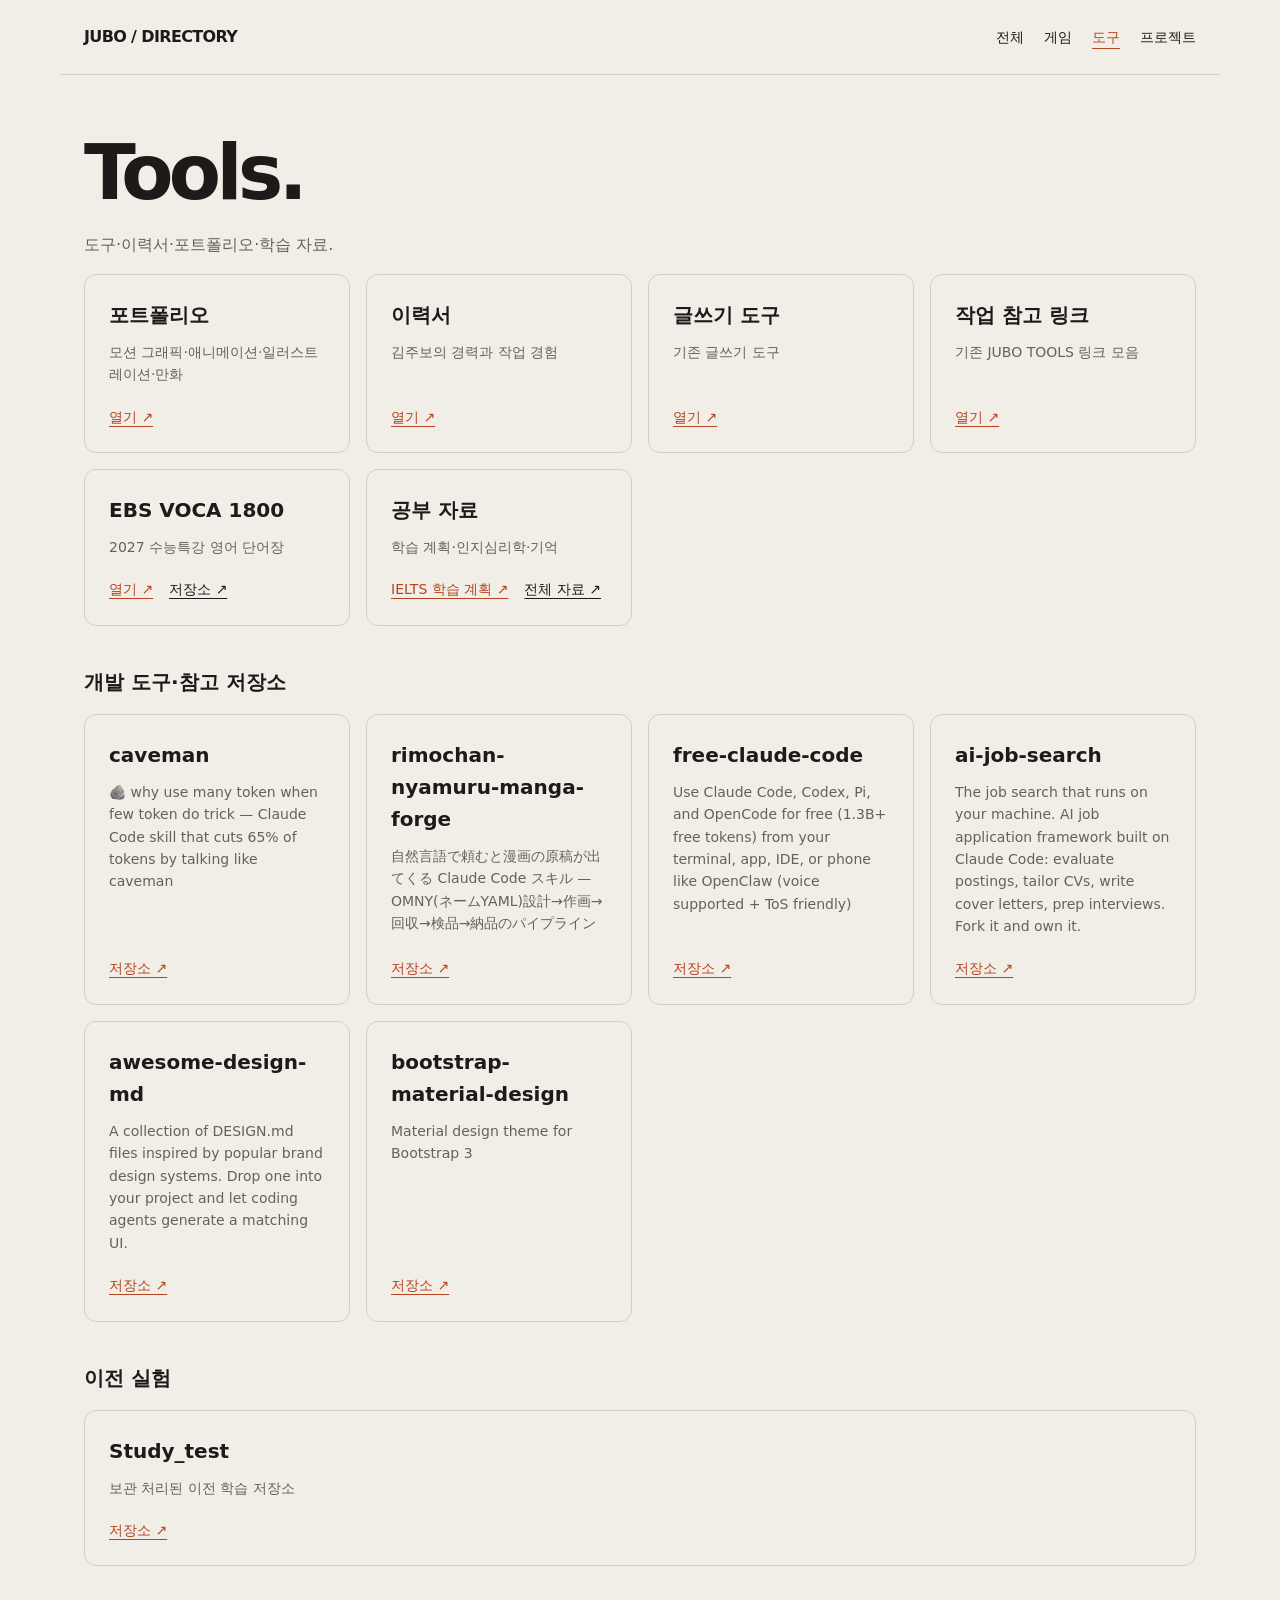
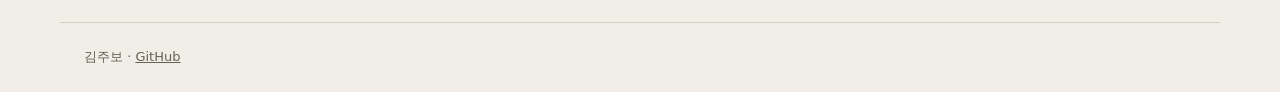
<file: tools/index.html>
<!doctype html><html lang="ko"><head><meta charset="utf-8"><meta name="viewport" content="width=device-width,initial-scale=1"><title>Tools. — JUBO</title><meta name="description" content="도구·이력서·포트폴리오·학습 자료."><link rel="stylesheet" href="../catalog.css"></head><body><header><a href="../">JUBO / DIRECTORY</a><nav aria-label="용도별 메뉴"><a href="../">전체</a><a href="../games/">게임</a><a href="../tools/" aria-current="page">도구</a><a href="../projects/">프로젝트</a></nav></header><main><h1>Tools.</h1><p class="intro">도구·이력서·포트폴리오·학습 자료.</p><div class="grid"><article class="item"><h3>포트폴리오</h3><p class="desc">모션 그래픽·애니메이션·일러스트레이션·만화</p><div class="links"><a href="portfolio/">열기 ↗</a></div></article><article class="item"><h3>이력서</h3><p class="desc">김주보의 경력과 작업 경험</p><div class="links"><a href="resume/">열기 ↗</a></div></article><article class="item"><h3>글쓰기 도구</h3><p class="desc">기존 글쓰기 도구</p><div class="links"><a href="../Jubo_tools_writing_v6.html">열기 ↗</a></div></article><article class="item"><h3>작업 참고 링크</h3><p class="desc">기존 JUBO TOOLS 링크 모음</p><div class="links"><a href="../#bookmarks">열기 ↗</a></div></article><article class="item"><h3>EBS VOCA 1800</h3><p class="desc">2027 수능특강 영어 단어장</p><div class="links"><a href="https://kimjubo.github.io/EBS_VOCA_1800/">열기 ↗</a><a href="https://github.com/kimjubo/EBS_VOCA_1800">저장소 ↗</a></div></article><article class="item"><h3>공부 자료</h3><p class="desc">학습 계획·인지심리학·기억</p><div class="links"><a href="https://kimjubo.github.io/study/ielts_academic_study_plan.html">IELTS 학습 계획 ↗</a><a href="https://github.com/kimjubo/study">전체 자료 ↗</a></div></article></div><h2>개발 도구·참고 저장소</h2><div class="grid"><article class="item"><h3>caveman</h3><p class="desc">🪨 why use many token when few token do trick — Claude Code skill that cuts 65% of tokens by talking like caveman</p><div class="links"><a href="https://github.com/kimjubo/caveman">저장소 ↗</a></div></article><article class="item"><h3>rimochan-nyamuru-manga-forge</h3><p class="desc">自然言語で頼むと漫画の原稿が出てくる Claude Code スキル — OMNY(ネームYAML)設計→作画→回収→検品→納品のパイプライン</p><div class="links"><a href="https://github.com/kimjubo/rimochan-nyamuru-manga-forge">저장소 ↗</a></div></article><article class="item"><h3>free-claude-code</h3><p class="desc">Use Claude Code, Codex, Pi, and OpenCode for free (1.3B+ free tokens) from your terminal, app, IDE, or phone like OpenClaw (voice supported + ToS friendly)</p><div class="links"><a href="https://github.com/kimjubo/free-claude-code">저장소 ↗</a></div></article><article class="item"><h3>ai-job-search</h3><p class="desc">The job search that runs on your machine. AI job application framework built on Claude Code: evaluate postings, tailor CVs, write cover letters, prep interviews. Fork it and own it.</p><div class="links"><a href="https://github.com/kimjubo/ai-job-search">저장소 ↗</a></div></article><article class="item"><h3>awesome-design-md</h3><p class="desc">A collection of DESIGN.md files inspired by popular brand design systems. Drop one into your project and let coding agents generate a matching UI.</p><div class="links"><a href="https://github.com/kimjubo/awesome-design-md">저장소 ↗</a></div></article><article class="item"><h3>bootstrap-material-design</h3><p class="desc">Material design theme for Bootstrap 3</p><div class="links"><a href="https://github.com/kimjubo/bootstrap-material-design">저장소 ↗</a></div></article></div><h2>이전 실험</h2><div class="grid"><article class="item"><h3>Study_test</h3><p class="desc">보관 처리된 이전 학습 저장소</p><div class="links"><a href="https://github.com/kimjubo/Study_test">저장소 ↗</a></div></article></div></main><footer>김주보 · <a href="https://github.com/kimjubo">GitHub</a></footer></body></html>
</file>
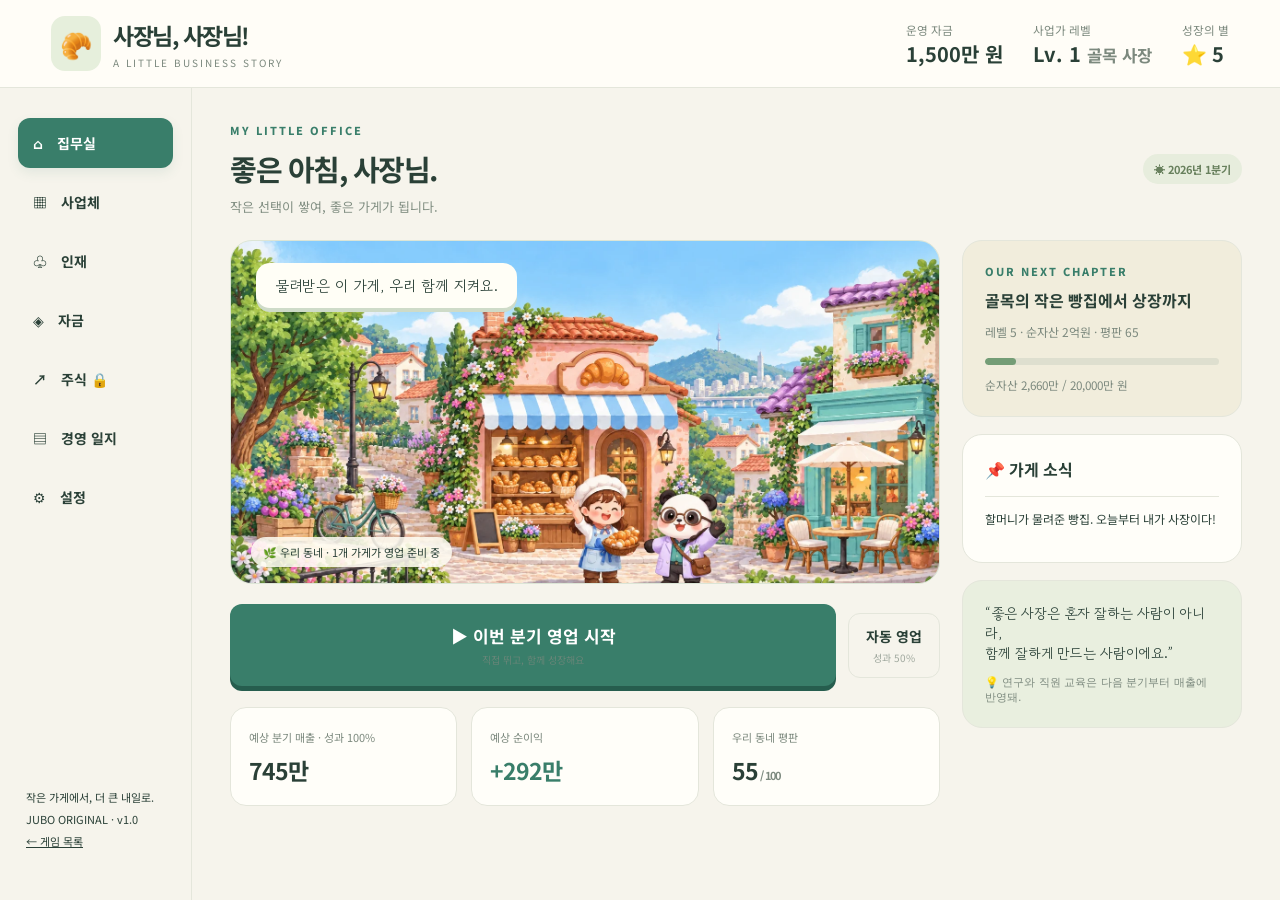
<file: games/boss/index.html>
<!doctype html><html lang="ko"><head><meta charset="utf-8"><meta name="viewport" content="width=device-width,initial-scale=1"><meta name="theme-color" content="#397e6a"><title>사장님, 사장님! · 골목에서 시작하는 경영 이야기</title><meta name="description" content="물려받은 작은 빵집에서 시작하는 캐주얼 경영 게임. 인재 육성, 사업 확장, 8종 미니게임."><link rel="stylesheet" href="style.css?v=art-1"></head><body><div id="app"></div><dialog id="modal"></dialog><div id="toast" role="status"></div><script src="engine.js"></script><script src="game.js?v=art-1"></script></body></html>
</file>
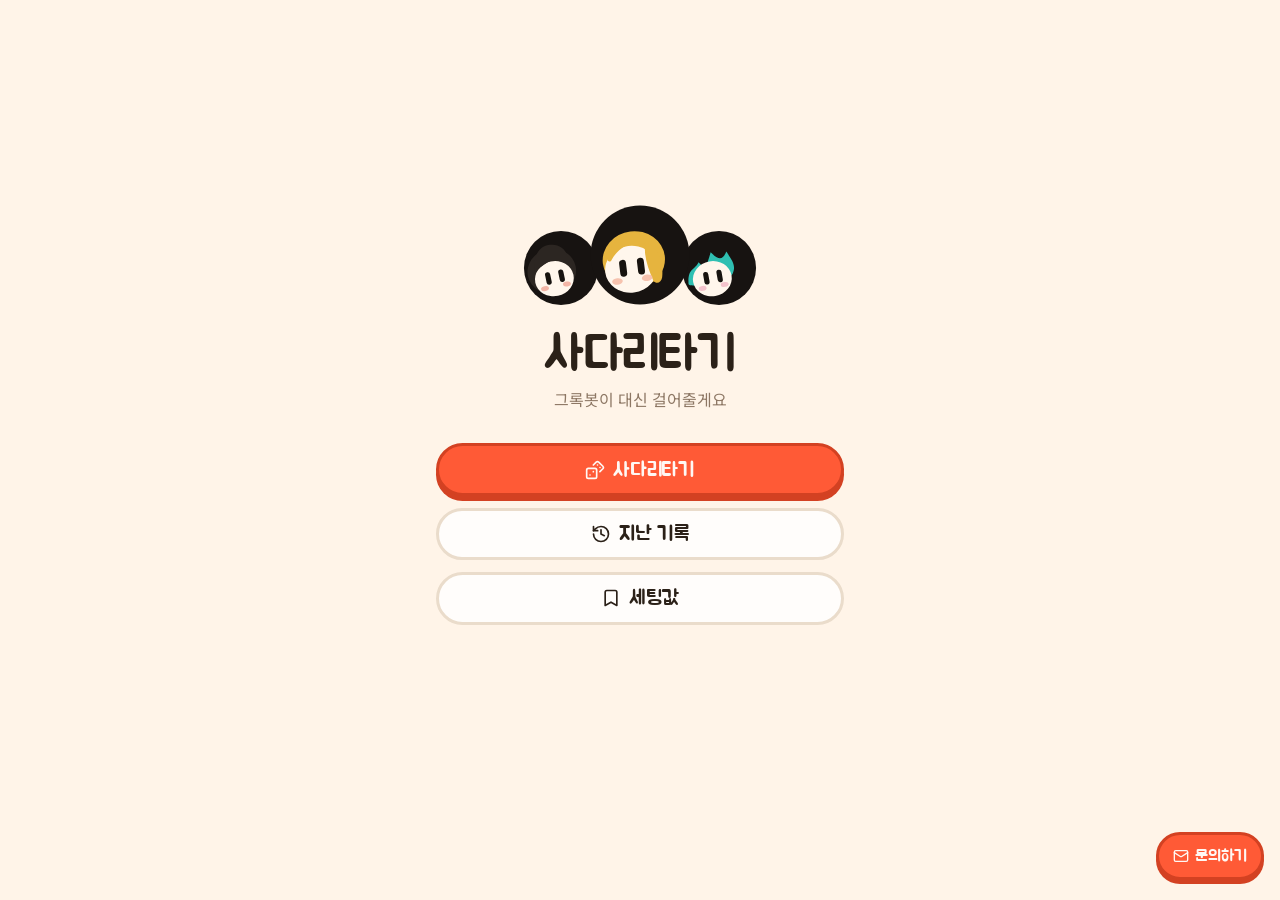
<file: games/ladder/index.html>
<!doctype html><html lang="ko"><head><meta charset="utf-8"><meta name="viewport" content="width=device-width, initial-scale=1"><title>사다리타기 · JUBO GAMES</title><meta name="description" content="2~10명이 함께하는 사다리타기. 이름과 상·벌을 정하고 결과를 확인하자."><link rel="icon" href="./favicon.svg"><link href="https://fonts.googleapis.com/css2?family=Jua&family=Noto+Sans+KR:wght@400;500;700&display=swap" rel="stylesheet"><script src="https://grok.com/grok-app-builder/extensions.js" defer></script>  <script type="module" crossorigin src="./assets/pages-Dxj4hAmj.js"></script>
  <link rel="stylesheet" crossorigin href="./assets/pages-BMSYSsBy.css">
</head><body><div id="root"></div></body></html>
</file>
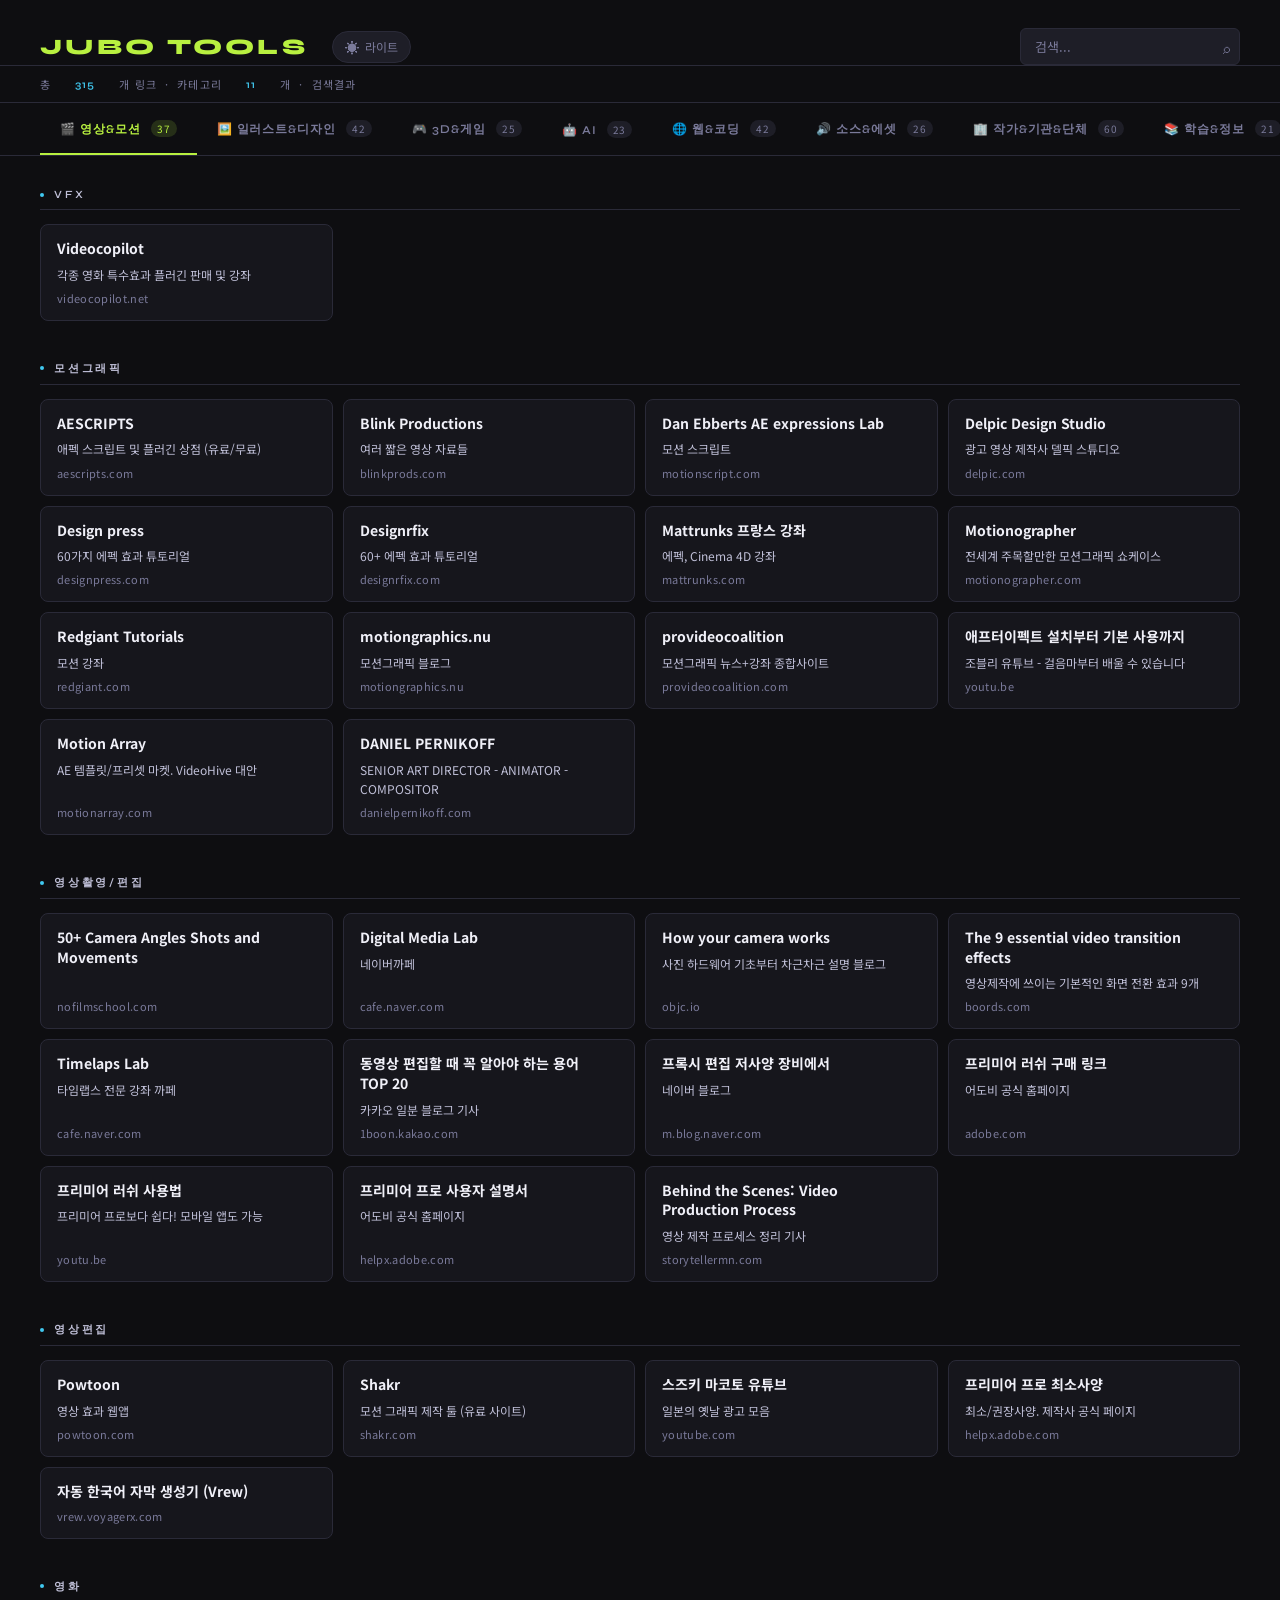
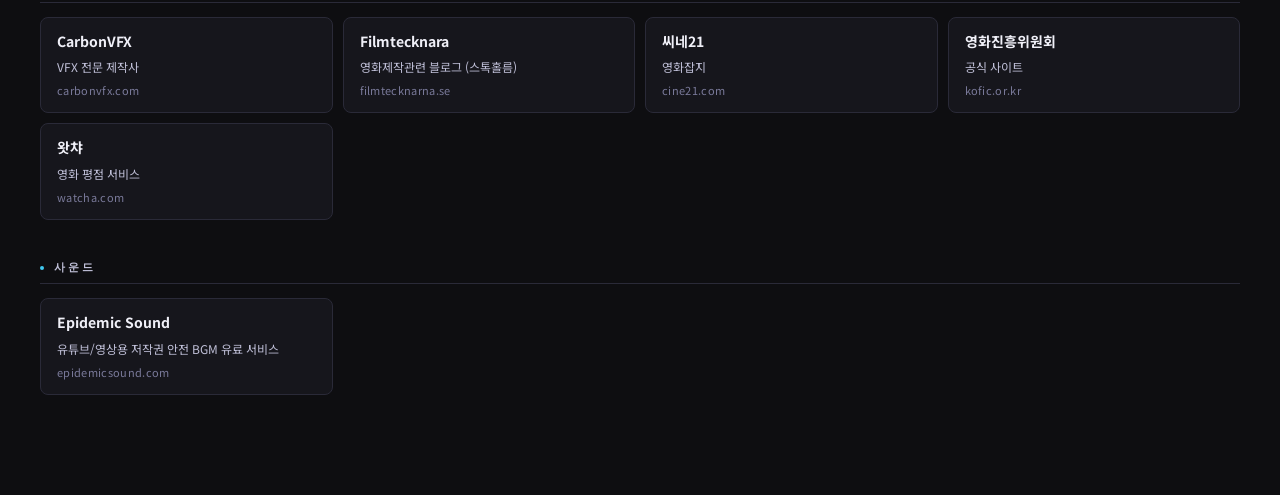
<file: JUBO_TOOLS_2026_V5.html>
<!DOCTYPE html>
<html lang="ko">
<head>
<meta charset="UTF-8">
<meta name="viewport" content="width=device-width, initial-scale=1.0">
<title>JUBO TOOLS</title>
<link href="https://fonts.googleapis.com/css2?family=Syne:wght@400;600;800&family=Noto+Sans+KR:wght@400;500;700&display=swap" rel="stylesheet">
<style>
  /* ── DARK THEME (기본) ── */
  :root {
    --bg: #0e0e11;
    --surface: #16161c;
    --surface2: #1e1e27;
    --border: #2a2a38;
    --accent: #b8f040;
    --accent2: #40c8f0;
    --text: #f0f0f8;
    --text2: #c0c0d8;
    --muted: #7a7a9a;
    --tab-h: 52px;
  }

  /* ── LIGHT THEME ── */
  [data-theme="light"] {
    --bg: #f5f5f0;
    --surface: #ffffff;
    --surface2: #eeeee8;
    --border: #d8d8d0;
    --accent: #2a7a00;
    --accent2: #006fa0;
    --text: #1a1a24;
    --text2: #3a3a50;
    --muted: #7a7a90;
  }

  * { box-sizing: border-box; margin: 0; padding: 0; }

  body {
    background: var(--bg);
    color: var(--text);
    font-family: 'Noto Sans KR', sans-serif;
    font-weight: 400;
    min-height: 100vh;
    overflow-x: hidden;
    transition: background .25s, color .25s;
  }

  /* ── HEADER ── */
  header {
    padding: 28px 40px 0;
    display: flex;
    align-items: center;
    gap: 16px;
    border-bottom: 1px solid var(--border);
  }
  .logo {
    font-family: 'Syne', sans-serif;
    font-weight: 800;
    font-size: 22px;
    color: var(--accent);
    letter-spacing: 0.15em;
    text-transform: uppercase;
  }
  .logo-sub {
    font-size: 11px;
    color: var(--muted);
    letter-spacing: 0.3em;
    text-transform: uppercase;
  }

  /* ── THEME TOGGLE ── */
  .theme-btn {
    margin-left: 8px;
    background: var(--surface2);
    border: 1px solid var(--border);
    border-radius: 20px;
    cursor: pointer;
    display: flex;
    align-items: center;
    gap: 6px;
    padding: 5px 12px;
    font-size: 12px;
    font-family: 'Noto Sans KR', sans-serif;
    color: var(--muted);
    transition: background .2s, border-color .2s, color .2s;
    white-space: nowrap;
  }
  .theme-btn:hover { border-color: var(--accent2); color: var(--text); }
  .theme-icon { font-size: 14px; }

  /* ── SEARCH ── */
  .search-wrap {
    margin-left: auto;
    position: relative;
  }
  #search {
    background: var(--surface2);
    border: 1px solid var(--border);
    border-radius: 6px;
    color: var(--text);
    font-family: 'Noto Sans KR', sans-serif;
    font-size: 13px;
    padding: 8px 36px 8px 14px;
    width: 220px;
    outline: none;
    transition: border-color .2s, width .3s;
  }
  #search:focus { border-color: var(--accent2); width: 280px; }
  #search::placeholder { color: var(--muted); }
  .search-icon {
    position: absolute; right: 10px; top: 50%; transform: translateY(-50%);
    color: var(--muted); font-size: 14px; pointer-events: none;
  }

  /* ── TABS ── */
  .tab-bar {
    display: flex;
    gap: 0;
    padding: 0 40px;
    overflow-x: auto;
    scrollbar-width: none;
    position: sticky;
    top: 0;
    background: var(--bg);
    z-index: 100;
    border-bottom: 1px solid var(--border);
  }
  .tab-bar::-webkit-scrollbar { display: none; }
  .tab-btn {
    flex-shrink: 0;
    background: none;
    border: none;
    color: var(--muted);
    cursor: pointer;
    font-family: 'Syne', sans-serif;
    font-size: 12px;
    font-weight: 600;
    letter-spacing: 0.08em;
    padding: 0 20px;
    height: var(--tab-h);
    position: relative;
    transition: color .2s;
    text-transform: uppercase;
    white-space: nowrap;
  }
  .tab-btn:hover { color: var(--text); }
  .tab-btn.active {
    color: var(--accent);
  }
  .tab-btn.active::after {
    content: '';
    position: absolute;
    bottom: 0; left: 0; right: 0;
    height: 2px;
    background: var(--accent);
  }
  .tab-count {
    display: inline-block;
    background: var(--surface2);
    border-radius: 10px;
    font-size: 10px;
    padding: 1px 6px;
    margin-left: 6px;
    color: var(--muted);
    font-family: 'Noto Sans KR', sans-serif;
    font-weight: 400;
  }
  .tab-btn.active .tab-count { background: color-mix(in srgb, var(--accent) 15%, transparent); color: var(--accent); }

  /* ── CONTENT ── */
  .content {
    padding: 32px 40px 60px;
    max-width: 1400px;
  }

  .tab-panel { display: none; }
  .tab-panel.active { display: block; }

  /* ── CATEGORY GROUP ── */
  .cat-group { margin-bottom: 40px; }
  .cat-label {
    font-family: 'Syne', sans-serif;
    font-size: 11px;
    font-weight: 600;
    letter-spacing: 0.25em;
    text-transform: uppercase;
    color: var(--text2);
    margin-bottom: 14px;
    padding-bottom: 8px;
    border-bottom: 1px solid var(--border);
    display: flex;
    align-items: center;
    gap: 10px;
  }
  .cat-label::before {
    content: '';
    width: 4px;
    height: 4px;
    background: var(--accent2);
    border-radius: 50%;
  }

  /* ── GRID ── */
  .card-grid {
    display: grid;
    grid-template-columns: repeat(auto-fill, minmax(260px, 1fr));
    gap: 10px;
  }

  /* ── CARD ── */
  .card {
    background: var(--surface);
    border: 1px solid var(--border);
    border-radius: 8px;
    padding: 14px 16px;
    display: flex;
    flex-direction: column;
    gap: 6px;
    transition: border-color .2s, transform .15s, background .2s;
    position: relative;
    overflow: hidden;
    text-decoration: none;
    color: inherit;
  }
  .card::before {
    content: '';
    position: absolute;
    top: 0; left: 0; right: 0;
    height: 2px;
    background: transparent;
    transition: background .2s;
  }
  .card:hover {
    border-color: color-mix(in srgb, var(--accent2) 40%, var(--border));
    background: var(--surface2);
    transform: translateY(-2px);
  }
  .card:hover::before { background: var(--accent2); }

  .card-title {
    font-family: 'Noto Sans KR', sans-serif;
    font-size: 14px;
    font-weight: 700;
    color: var(--text);
    line-height: 1.4;
    display: flex;
    align-items: flex-start;
    gap: 8px;
  }
  .card-title .arrow {
    opacity: 0;
    color: var(--accent2);
    font-size: 12px;
    transition: opacity .2s, transform .2s;
    margin-top: 2px;
    flex-shrink: 0;
  }
  .card:hover .arrow { opacity: 1; transform: translateX(2px); }

  .card-desc {
    font-size: 12px;
    color: var(--text2);
    line-height: 1.6;
    display: -webkit-box;
    -webkit-line-clamp: 2;
    -webkit-box-orient: vertical;
    overflow: hidden;
  }

  .card-domain {
    font-size: 11px;
    color: var(--muted);
    letter-spacing: 0.03em;
    margin-top: auto;
  }

  .tab-bar, .card, header, .stats {
    transition: background .25s, border-color .25s, color .25s;
  }
  .no-results {
    grid-column: 1 / -1;
    text-align: center;
    color: var(--muted);
    padding: 60px 0;
    font-size: 13px;
    letter-spacing: 0.1em;
  }

  /* ── SEARCH HIGHLIGHT ── */
  .hidden { display: none !important; }
  mark {
    background: color-mix(in srgb, var(--accent) 30%, transparent);
    color: var(--accent);
    border-radius: 2px;
    padding: 0 1px;
  }

  /* ── STATS BAR ── */
  .stats {
    font-size: 11px;
    color: var(--muted);
    letter-spacing: 0.1em;
    text-transform: uppercase;
    padding: 10px 40px;
    border-bottom: 1px solid var(--border);
    display: flex;
    gap: 24px;
    align-items: center;
    font-family: 'Noto Sans KR', sans-serif;
  }
  .stats span { color: var(--accent2); font-family: 'Syne', sans-serif; font-weight: 600; }
</style>
</head>
<body>

<header>
  <div class="logo">JUBO TOOLS</div>
  <button class="theme-btn" id="themeBtn" onclick="toggleTheme()">
    <span class="theme-icon" id="themeIcon">☀️</span>
    <span id="themeLabel">라이트</span>
  </button>
  <div class="search-wrap">
    <input type="text" id="search" placeholder="검색..." autocomplete="off">
    <div class="search-icon">⌕</div>
  </div>
</header>

<div class="stats">
  총 <span id="total-count">369</span>개 링크 &nbsp;·&nbsp; 카테고리 <span>11</span>개 &nbsp;·&nbsp; 검색결과 <span id="search-count" style="display:none"></span>
</div>

<div class="tab-bar" id="tabBar"></div>

<div class="content" id="content"></div>

<script>
const data = {"🎬 영상&모션": [{"title": "Videocopilot", "url": "https://www.videocopilot.net/tutorials/", "cat": "VFX", "desc": "각종 영화 특수효과 플러긴 판매 및 강좌"}, {"title": "AESCRIPTS", "url": "https://aescripts.com/", "cat": "모션그래픽", "desc": "애펙 스크립트 및 플러긴 상점 (유료/무료)"}, {"title": "Blink Productions", "url": "https://blinkprods.com/", "cat": "모션그래픽", "desc": "여러 짧은 영상 자료들"}, {"title": "Dan Ebberts AE expressions Lab", "url": "http://www.motionscript.com/expressions-lab-ae65/table-of-contents.html", "cat": "모션그래픽", "desc": "모션 스크립트"}, {"title": "Delpic Design Studio", "url": "http://delpic.com/", "cat": "모션그래픽", "desc": "광고 영상 제작사 델픽 스튜디오"}, {"title": "Design press", "url": "https://designpress.com/photoshop/after-effects-tutorials/", "cat": "모션그래픽", "desc": "60가지 에펙 효과 튜토리얼"}, {"title": "Designrfix", "url": "https://designrfix.com/tutorials/effects-tutorial-60-kick-ass-effects", "cat": "모션그래픽", "desc": "60+ 에펙 효과 튜토리얼"}, {"title": "Mattrunks 프랑스 강좌", "url": "http://www.mattrunks.com/", "cat": "모션그래픽", "desc": "에펙, Cinema 4D 강좌"}, {"title": "Motionographer", "url": "https://motionographer.com/", "cat": "모션그래픽", "desc": "전세계 주목할만한 모션그래픽 쇼케이스"}, {"title": "Redgiant Tutorials", "url": "https://www.redgiant.com/tutorials/", "cat": "모션그래픽", "desc": "모션 강좌"}, {"title": "motiongraphics.nu", "url": "https://motiongraphics.nu/", "cat": "모션그래픽", "desc": "모션그래픽 블로그"}, {"title": "provideocoalition", "url": "https://www.provideocoalition.com/", "cat": "모션그래픽", "desc": "모션그래픽 뉴스+강좌 종합사이트"}, {"title": "애프터이펙트 설치부터 기본 사용까지", "url": "https://youtu.be/dE4RezqwB1M", "cat": "모션그래픽", "desc": "조블리 유튜브 - 걸음마부터 배울 수 있습니다"}, {"title": "50+ Camera Angles Shots and Movements", "url": "https://nofilmschool.com/camera-angles-and-shots-movements", "cat": "영상촬영/편집", "desc": ""}, {"title": "Digital Media Lab", "url": "https://cafe.naver.com/dcinemalab", "cat": "영상촬영/편집", "desc": "네이버까페"}, {"title": "How your camera works", "url": "https://www.objc.io/issues/21-camera-and-photos/how-your-camera-works/", "cat": "영상촬영/편집", "desc": "사진 하드웨어 기초부터 차근차근 설명 블로그"}, {"title": "The 9 essential video transition effects", "url": "https://boords.com/blog/video-transition-effects", "cat": "영상촬영/편집", "desc": "영상제작에 쓰이는 기본적인 화면 전환 효과 9개"}, {"title": "Timelaps Lab", "url": "https://cafe.naver.com/timelapselab", "cat": "영상촬영/편집", "desc": "타임랩스 전문 강좌 까페"}, {"title": "동영상 편집할 때 꼭 알아야 하는 용어 TOP 20", "url": "https://1boon.kakao.com/gilbut/5d0849f1e499c92b672d68d3", "cat": "영상촬영/편집", "desc": "카카오 일분 블로그 기사"}, {"title": "프록시 편집 저사양 장비에서", "url": "https://m.blog.naver.com/PostView.nhn?blogId=urdesign_&logNo=221344614828", "cat": "영상촬영/편집", "desc": "네이버 블로그"}, {"title": "프리미어 러쉬 구매 링크", "url": "https://www.adobe.com/products/premiere-rush.html", "cat": "영상촬영/편집", "desc": "어도비 공식 홈페이지"}, {"title": "프리미어 러쉬 사용법", "url": "https://youtu.be/5JihJ_ZbWBw", "cat": "영상촬영/편집", "desc": "프리미어 프로보다 쉽다! 모바일 앱도 가능"}, {"title": "프리미어 프로 사용자 설명서", "url": "https://helpx.adobe.com/kr/premiere-pro/user-guide.html", "cat": "영상촬영/편집", "desc": "어도비 공식 홈페이지"}, {"title": "Powtoon", "url": "https://www.powtoon.com/", "cat": "영상편집", "desc": "영상 효과 웹앱"}, {"title": "Shakr", "url": "https://www.shakr.com/", "cat": "영상편집", "desc": "모션 그래픽 제작 툴 (유료 사이트)"}, {"title": "스즈키 마코토 유튜브", "url": "https://www.youtube.com/channel/UC5ChzglK_olBiiQVkZ6pHMQ", "cat": "영상편집", "desc": "일본의 옛날 광고 모음"}, {"title": "프리미어 프로 최소사양", "url": "https://helpx.adobe.com/kr/premiere-pro/system-requirements.html", "cat": "영상편집", "desc": "최소/권장사양. 제작사 공식 페이지"}, {"title": "CarbonVFX", "url": "https://carbonvfx.com/", "cat": "영화", "desc": "VFX 전문 제작사"}, {"title": "Filmtecknara", "url": "https://filmtecknarna.se/", "cat": "영화", "desc": "영화제작관련 블로그 (스톡홀름)"}, {"title": "씨네21", "url": "http://www.cine21.com/", "cat": "영화", "desc": "영화잡지"}, {"title": "영화진흥위원회", "url": "https://www.kofic.or.kr/kofic/business/main/main.do", "cat": "영화", "desc": "공식 사이트"}, {"title": "Epidemic Sound", "url": "https://www.epidemicsound.com/", "cat": "사운드", "desc": "유튜브/영상용 저작권 안전 BGM 유료 서비스"}, {"title": "Motion Array", "url": "https://motionarray.com/", "cat": "모션그래픽", "desc": "AE 템플릿/프리셋 마켓. VideoHive 대안"}, {"title": "왓챠", "url": "https://watcha.com/ko-KR/", "cat": "영화", "desc": "영화 평점 서비스"}, {"title": "자동 한국어 자막 생성기 (Vrew)", "url": "https://vrew.voyagerx.com/ko/", "cat": "영상편집", "desc": ""}, {"title": "DANIEL PERNIKOFF", "url": "http://www.danielpernikoff.com/", "cat": "모션그래픽", "desc": "SENIOR ART DIRECTOR - ANIMATOR - COMPOSITOR"}, {"title": "Behind the Scenes: Video Production Process", "url": "https://www.storytellermn.com/blog/video-production-process", "cat": "영상촬영/편집", "desc": "영상 제작 프로세스 정리 기사"}], "🖼️ 일러스트&디자인": [{"title": "Adobe Color", "url": "https://color.adobe.com/ko/create/color-wheel", "cat": "그래픽디자인", "desc": "어도비에서 제공하는 컬러 휠"}, {"title": "Cover Art Archive", "url": "https://archive.org/details/coverartarchive", "cat": "그래픽디자인", "desc": "전세계 음악 앨범 커버 아트 사이트"}, {"title": "Dieline", "url": "https://thedieline.com/", "cat": "그래픽디자인", "desc": "Package design blog"}, {"title": "Envato Tuts+ Photoshop", "url": "https://design.tutsplus.com/categories/adobe-photoshop", "cat": "그래픽디자인", "desc": "무료 포토샵 튜토리얼"}, {"title": "PIXLR", "url": "https://pixlr.com/editor/", "cat": "그래픽디자인", "desc": ""}, {"title": "Pentagram", "url": "https://www.pentagram.com/work/#/all/all/newest/", "cat": "그래픽디자인", "desc": "각종 인쇄 디자인 에이전시"}, {"title": "TMtm", "url": "https://tmsprl.com/", "cat": "그래픽디자인", "desc": "영감을 주는 실험적 디자인 연구소+샵"}, {"title": "Vecteezy", "url": "https://www.vecteezy.com/", "cat": "그래픽디자인", "desc": "백터디자인 공유 (유료,무료)"}, {"title": "AI Generated Photos", "url": "https://generated.photos/", "cat": "기타디자인", "desc": "인공지능 제작 얼굴 사진"}, {"title": "John William Waterhouse", "url": "http://www.johnwilliamwaterhouse.com/home/", "cat": "기타디자인", "desc": "19세기 영국 화가의 아트 갤러리"}, {"title": "Murado Elvira", "url": "https://muradoelvira.com/", "cat": "기타디자인", "desc": "현대적 감성의 건축디자인 회사"}, {"title": "Sir John Everett Millais", "url": "https://www.freeart.com/gallery/m/millais/millais.html", "cat": "기타디자인", "desc": "19세기 영국 화가의 아트 갤러리"}, {"title": "VEIG", "url": "http://veig.tv/", "cat": "기타디자인", "desc": "브랜드 디자인 및 각종 광고 회사"}, {"title": "ineslebihan", "url": "https://ineslebihan.com//", "cat": "기타디자인", "desc": "제품디자인 전문회사"}, {"title": "디자인로그", "url": "https://www.designlog.org/", "cat": "기타디자인", "desc": "디자인과 관련된 뉴스 플렛폼"}, {"title": "로빈 엘리", "url": "https://www.robineley.com/artwork", "cat": "기타디자인", "desc": "현대회화 작가"}, {"title": "아틀리에 판타스뛰끄", "url": "https://www.atelierfantastique.com/", "cat": "기타디자인", "desc": "고퀄 코스 전문 회사(프랑스)"}, {"title": "우노 모랄레스", "url": "http://unomoralez.com/img.html", "cat": "기타디자인", "desc": "흑백 도트 아티스트"}, {"title": "폰트클럽", "url": "http://www.fontclub.co.kr/", "cat": "기타디자인", "desc": "폰트 관련 웹진(한국어)"}, {"title": "Artefact", "url": "https://www.artefactgroup.com/what-we-do/", "cat": "디자인자료", "desc": "실생활에 쓰인 디자인 예시들"}, {"title": "Artstation", "url": "https://www.artstation.com/", "cat": "디자인자료", "desc": "각종 2D/3D 작품 커뮤니티"}, {"title": "CG Master Academy", "url": "https://www.cgmasteracademy.com/", "cat": "디자인자료", "desc": "컴퓨터그래픽 강좌 전반"}, {"title": "Designboom", "url": "https://www.designboom.com", "cat": "디자인자료", "desc": "각종 디자인 뉴스사이트"}, {"title": "Free psd files", "url": "https://freepsdfiles.net/", "cat": "디자인자료", "desc": "각종 무료 psd 디자인 및 템플릿"}, {"title": "IDEO Labs", "url": "https://labs.ideo.com/", "cat": "디자인자료", "desc": "디자인그룹 아이디오의 연구소"}, {"title": "JVJ Publishing", "url": "http://www.bpib.com/index.html", "cat": "디자인자료", "desc": "북미/유럽 일러스트 도록 판매점"}, {"title": "Sketch A Day", "url": "https://www.sketch-a-day.com/", "cat": "디자인자료", "desc": "제품디자인 등 컨샙스케치 블로그/마켓"}, {"title": "YUN PHOTO", "url": "http://www.yunphoto.net/", "cat": "디자인자료", "desc": "저작권 없는 일본 풍경 사진 제공 사이트"}, {"title": "batstudio", "url": "http://www.ibatstudio.com/", "cat": "디자인자료", "desc": "인체,동물 등 기초 드로잉 자료들"}, {"title": "디자인정글", "url": "https://www.jungle.co.kr/", "cat": "디자인자료", "desc": "각종 디자인 전시/뉴스 등"}, {"title": "Alexandre Diboine", "url": "http://experdivolution.blogspot.com/", "cat": "일러스트레이션", "desc": "프랑스 일러스트레이터"}, {"title": "Andy Brase", "url": "http://andybrase.blogspot.com/", "cat": "일러스트레이션", "desc": "영국의 흑백 펜 일러스트레이터"}, {"title": "Artstation", "url": "https://bit.ly/2OiXXd7", "cat": "일러스트레이션", "desc": "현업 작가 위주 온라인 전시장"}, {"title": "Frank Frazetta", "url": "https://www.frazettamuseum.com/", "cat": "일러스트레이션", "desc": "프랭크 프레제타 갤러리"}, {"title": "Jeremy Mann", "url": "https://redrabbit7.com/", "cat": "일러스트레이션", "desc": "일러스트레이터"}, {"title": "Lisa Keene", "url": "http://www.lisakeene.com/index.html", "cat": "일러스트레이션", "desc": "디즈니 등 배경화가 리사 케인"}, {"title": "Moeboard", "url": "https://www.moeboard.net/", "cat": "일러스트레이션", "desc": "미소년/미소녀 일러스트 커뮤니티"}, {"title": "Pinterest", "url": "https://bit.ly/2MOgpde", "cat": "일러스트레이션", "desc": "일러스트/사진/건축 등 영감 이미지 모음"}, {"title": "X6UD 동물 각도 레퍼런스", "url": "https://x6ud.github.io/#/", "cat": "일러스트레이션", "desc": "원하는 동물의 원하는 각도 얼굴 사진을 찾아주는 웹사이트"}, {"title": "Coolors", "url": "https://coolors.co/", "cat": "그래픽디자인", "desc": "빠른 팔레트 생성기. Adobe Color보다 직관적"}, {"title": "Fonts In Use", "url": "https://fontsinuse.com/", "cat": "그래픽디자인", "desc": "실제 인쇄물/브랜드에 쓰인 폰트 아카이브"}, {"title": "Muzli", "url": "https://muz.li/", "cat": "디자인자료", "desc": "Dribbble+Behance 통합 디자인 영감 피드"}], "🎮 3D&게임": [{"title": "3D Total Forums", "url": "http://forums.3dtotal.com/index.php", "cat": "3D", "desc": "3D Artwork 산업 및 툴 뉴스"}, {"title": "ART TALK 창의적인 사람들 커뮤니티", "url": "https://arttalk.ru/", "cat": "3D", "desc": "3D,2D,사진,공예 예술 등등"}, {"title": "Archive3D", "url": "https://archive3d.net/", "cat": "3D", "desc": "무료 3D 모델링 제공"}, {"title": "Autodesk Knowledge Base", "url": "https://knowledge.autodesk.com/support/3ds-max", "cat": "3D", "desc": "마야/맥스 등 오토데스크 제품 설명서"}, {"title": "Blender Latest Manual", "url": "https://docs.blender.org/manual/en/latest/#", "cat": "3D", "desc": "블렌더 사용설명서"}, {"title": "Cinema4D 한국유저그룹", "url": "http://www.cinema4d.co.kr/", "cat": "3D", "desc": "씨네마 포디 한국 유저그룹"}, {"title": "Cryengine", "url": "https://www.cryengine.com/", "cat": "3D", "desc": "크라이텍 사의 게임/영상개발 엔진"}, {"title": "Gnomon Workshop", "url": "https://www.thegnomonworkshop.com/", "cat": "3D", "desc": "3D전반 강좌사이트"}, {"title": "Hiend3D", "url": "https://www.highend3d.com/", "cat": "3D", "desc": "마야 플러긴 + 스크립트 쇼핑몰"}, {"title": "John Dickinson", "url": "https://www.youtube.com/JohnDickinsonTutorials", "cat": "3D", "desc": "3D 모델링,렌더링 외"}, {"title": "Magic Poser", "url": "https://magicposer.com/", "cat": "3D", "desc": "인체 포즈 라이브러리/웹앱"}, {"title": "Pixologic", "url": "http://pixologic.com/", "cat": "3D", "desc": "Z Brush 제작사 픽솔로직 사이트"}, {"title": "Textures.com", "url": "https://www.textures.com/", "cat": "3D", "desc": "텍스처 자료 모음. 하루 10개 무료 다운로드"}, {"title": "turbosquid", "url": "https://www.turbosquid.com/", "cat": "3D", "desc": "3D 모델 유료 제공"}, {"title": "Renn'Py", "url": "https://bit.ly/3jwHFsQ", "cat": "게임", "desc": "비주얼 노벨 제작 툴"}, {"title": "Ripping Graphics from MAME", "url": "http://www.artmoney.ru/articles/e21/InteractiveArtmoneyTutorial.htm", "cat": "게임", "desc": "고전게임 스프라이트 분해법"}, {"title": "게임 디렉팅 튜토리얼", "url": "https://www.slideshare.net/iyooha/ss-69350767", "cat": "게임", "desc": "블루홀 개발자 컨퍼런스 강의 슬라이드"}, {"title": "게임인재단", "url": "http://www.gamein.or.kr/home/main.php", "cat": "게임", "desc": "게임 개발사 지원단체"}, {"title": "노트 A", "url": "https://sunbkim.tistory.com/category/%EA%B2%8C%EC%9E%84", "cat": "게임", "desc": "게임관련글 번역 블로그"}, {"title": "으악콰직콰직의 게임리뷰", "url": "https://someddk.tistory.com/", "cat": "게임", "desc": "게임 블로그"}, {"title": "일본 모바일게임 Info", "url": "https://blog.naver.com/mynetworld", "cat": "게임", "desc": "관련 블로그"}, {"title": "환상정원", "url": "http://blog.naver.com/PostList.nhn?blogId=blue9954", "cat": "게임", "desc": "게임 그래픽 블로그"}, {"title": "Poly Haven", "url": "https://polyhaven.com/", "cat": "3D", "desc": "무료 HDRI/텍스처/3D 모델. CC0 라이선스, 퀄리티 최상급"}, {"title": "Sketchfab", "url": "https://sketchfab.com/", "cat": "3D", "desc": "3D 모델 브라우저 미리보기+판매/구매 마켓"}, {"title": "Thingiverse", "url": "https://www.thingiverse.com/", "cat": "3D", "desc": "3D프린터용 모델링 기부 사이트"}], "🤖 AI": [{"title": "3DFY.ai", "url": "https://3dfy.ai", "cat": "3D", "desc": "설명을 모델링으로 바꾸는 솔루션 회사"}, {"title": "IMG 2 ASS (Civitai)", "url": "https://civitai.com/models/10791/img-2-vroid-studio-asset-generator", "cat": "3D", "desc": "텍스쳐용 이미지 자동 생성"}, {"title": "QWEN tools", "url": "https://huggingface.co/spaces/multimodalart/qwen-image-multiple-angles-3d-camera", "cat": "3D", "desc": "3D로 일러스트를 회전시키기"}, {"title": "Charturner (Civitai)", "url": "https://civitai.com/models/3036/charturner-character-turnaround-helper-for-15-and-21", "cat": "기타디자인", "desc": "캐릭터 턴 어라운드 디자인"}, {"title": "ControlNet (GitHub)", "url": "https://github.com/lllyasviel/ControlNet", "cat": "만화/애니메이션", "desc": "포즈를 일러스트레이션으로"}, {"title": "Gemini Gem: Character Chat", "url": "https://gemini.google.com/gem/1qSIEzvu3vHAriXdk3BsgeSUxJ3ml3X3w?usp=sharing", "cat": "만화/애니메이션", "desc": "채팅 내용을 만화로 그려 준다"}, {"title": "Gemini Gem: Studytoon", "url": "https://gemini.google.com/gem/1hEA5L53juxubZyBhnCovMW5AYtr_-vuP?usp=sharing", "cat": "만화/애니메이션", "desc": "학습 만화를 그려 준다"}, {"title": "200+ ChatGPT Prompts", "url": "https://chatgptcopywritingprompts.notion.site/ChatGPT-Copywriting-Prompts-101-f5f9a39f07b14ba6a1a5fdb6f7cb40b2", "cat": "사무업무", "desc": "인공지능 채팅앱으로 업무하는 200가지 방법"}, {"title": "Gamma", "url": "https://gamma.app/", "cat": "사무업무", "desc": "AI PPT Generator"}, {"title": "Deepl Translate", "url": "https://www.deepl.com/translator-mobile", "cat": "영어공부", "desc": "인공지능 번역기. 성능 최고급"}, {"title": "CivitAI", "url": "https://civitai.com/", "cat": "일러스트레이션", "desc": "AI 일러스트+프롬트 갤러리"}, {"title": "Dallest", "url": "https://www.dallelist.com", "cat": "일러스트레이션", "desc": "Dall E Prompt Helper"}, {"title": "Noonshot", "url": "https://prompt.noonshot.com", "cat": "일러스트레이션", "desc": "미드저니용 프롬트 생성기"}, {"title": "OpenArt", "url": "https://openart.ai", "cat": "일러스트레이션", "desc": "이미지 생성 AI"}, {"title": "Gemini Gem: Ailey & Bailey", "url": "https://gemini.google.com/gem/1MX9ECCunxFu68itWW9jT20QR8XvD15gy?usp=sharing", "cat": "테크", "desc": "immersive thinking persona"}, {"title": "Gemini Gem: Meta Debate", "url": "https://gemini.google.com/gem/1gw2pS96lKUWZ5DTYT7Eqxgf8ZZtat4DL?usp=sharing", "cat": "테크", "desc": "자신이 무엇을 알고 무엇을 모르는지 알고싶을 때"}, {"title": "Gemini Gem: 에일리 선생의 문제은행", "url": "https://gemini.google.com/gem/1zv2eLc5E4Bw6kNw0xCquRU294v6ZW7T2?usp=sharing", "cat": "테크", "desc": "원하는 과목에 문제를 내 준다"}, {"title": "Gemini Gem: Project G", "url": "https://gemini.google.com/gem/12DbsXC-VIU2MBfuCeZ6D8diClTa1vgi-?usp=sharing", "cat": "테크", "desc": "히가시노게이고 스타일로 소설을 써 준다"}, {"title": "Perplexity", "url": "https://www.perplexity.ai/", "cat": "테크", "desc": "AI 검색엔진. 리서치할 때 구글 대신"}, {"title": "ElevenLabs", "url": "https://elevenlabs.io/", "cat": "사운드", "desc": "AI 음성 합성. 현재 최고 퀄리티"}, {"title": "Kling AI", "url": "https://klingai.com/", "cat": "영상편집", "desc": "영상 생성 AI. Sora 대안으로 실용적"}, {"title": "Portrait AI", "url": "https://portraitai.com/", "cat": "테크", "desc": "AI로 인물 유화초상화 만들기"}, {"title": "This person does not exist", "url": "https://www.thispersondoesnotexist.com/", "cat": "테크", "desc": "AI로 가상의 인물 사진 생성"}], "🌐 웹&코딩": [{"title": "25 UX Design Interview Questions", "url": "https://www.springboard.com/blog/ux-design-interview-questions/", "cat": "UX/UI", "desc": "UX Design 면접 꿀팁 모음"}, {"title": "About Face (슬라이드)", "url": "https://www.slideshare.net/drinks1/wileyaboutface3theessentialsofinteractiondesignmay2007", "cat": "UX/UI", "desc": "인터렉션 디자인의 교과서(영문)"}, {"title": "Applift", "url": "https://applift.com/", "cat": "UX/UI", "desc": "UX Solution consultant company"}, {"title": "Axure", "url": "https://www.axure.com/", "cat": "UX/UI", "desc": "Prototyping Tool"}, {"title": "Information is beautiful", "url": "https://informationisbeautiful.net/", "cat": "UX/UI", "desc": "Infographic Library"}, {"title": "Proto.io", "url": "https://proto.io/", "cat": "UX/UI", "desc": "프로토타입 제작 웹앱"}, {"title": "Sketchappsources", "url": "https://www.sketchappsources.com/", "cat": "UX/UI", "desc": "스케치(앱)용 소스 모음"}, {"title": "Thinkuser", "url": "http://www.thinkuser.com/", "cat": "UX/UI", "desc": "한국 UX 회사"}, {"title": "Visually", "url": "https://visual.ly/", "cat": "UX/UI", "desc": "인포그래픽 등 제작사"}, {"title": "Zurb", "url": "https://zurb.com/", "cat": "UX/UI", "desc": "인터페이스 디자인/사용자패턴 통계 등"}, {"title": "theMill", "url": "https://www.themill.com", "cat": "UX/UI", "desc": "글로벌 경험디자인 전문회사"}, {"title": "1st Web Designer", "url": "https://1stwebdesigner.com/", "cat": "웹디자인", "desc": "웹 디자인 뉴스 블로그"}, {"title": "Bruno Simon Portfolio", "url": "https://bit.ly/3dEGrI0", "cat": "웹디자인", "desc": "WebGL 개발자 브루노 시몽 포트폴리오 사이트"}, {"title": "EmbedSocial", "url": "https://embedsocial.com/admin/instagram_gallery", "cat": "웹디자인", "desc": "Instagram Gallery embedding service"}, {"title": "HTML5up", "url": "https://html5up.net/", "cat": "웹디자인", "desc": "HTML 무료 템플릿 모음"}, {"title": "Hostinger", "url": "https://www.hostinger.kr/", "cat": "웹디자인", "desc": "웹호스팅 전문 사이트"}, {"title": "Jekyll", "url": "https://jekyllrb.com/", "cat": "웹디자인", "desc": "Transform your plain text into static websites and blogs"}, {"title": "Material Design for Bootstrap", "url": "https://fezvrasta.github.io/bootstrap-material-design/", "cat": "웹디자인", "desc": "메터리얼 디자인 기반의 부트스트랩 디자인 가이드"}, {"title": "Mediaqueries", "url": "http://mediaqueri.es/", "cat": "웹디자인", "desc": "웹디자인 예시"}, {"title": "Mirumee", "url": "https://mirumee.com/#team", "cat": "웹디자인", "desc": "웹앱 전문 개발사"}, {"title": "Smashing Magazine", "url": "https://www.smashingmagazine.com/", "cat": "웹디자인", "desc": "웹디자이너들을 위한 정보공유 사이트"}, {"title": "Stack Overflow", "url": "http://stackoverflow.com/", "cat": "웹디자인", "desc": "웹디자인/개발의 메카"}, {"title": "Theme Selection", "url": "https://themeselection.com/", "cat": "웹디자인", "desc": "부트스트랩 기반 HTML 테마 제공 사이트"}, {"title": "bitly", "url": "https://bit.ly", "cat": "웹디자인", "desc": "주소 축약 서비스"}, {"title": "three.js", "url": "https://bit.ly/36O9N4m", "cat": "웹디자인", "desc": "WebGL 기반 실시간 자바스크립트"}, {"title": "부트스트랩", "url": "http://bootstrapk.com/", "cat": "웹디자인", "desc": "부트스트랩의 모든 것"}, {"title": "카페24", "url": "https://www.cafe24.com/", "cat": "웹디자인", "desc": "웹호스팅 서비스 업체"}, {"title": "Code for America", "url": "https://www.codeforamerica.org/", "cat": "테크", "desc": "미국 지역사회 기반 코딩 단체"}, {"title": "Cuda Acceleration", "url": "https://developer.nvidia.com/how-to-cuda-c-cpp", "cat": "테크", "desc": "CUDA Graphics Acceleration for Adobe Products"}, {"title": "Geforce", "url": "https://www.nvidia.com/en-us/geforce/", "cat": "테크", "desc": "Nvidia의 그래픽카드 홈페이지"}, {"title": "IT 조선", "url": "http://it.chosun.com/", "cat": "테크", "desc": "IT 정보 블로그"}, {"title": "OS의 모든 것", "url": "https://qaos.com/", "cat": "테크", "desc": "OS 관련 팁"}, {"title": "OpenVPN", "url": "https://openvpn.net/", "cat": "테크", "desc": "무료 VPN 서비스"}, {"title": "VPN Gate", "url": "https://www.vpngate.net/en/", "cat": "테크", "desc": "일본 츠쿠바대에서 운영중인 VPN게시판"}, {"title": "데브코리아", "url": "http://www.devkorea.co.kr/", "cat": "테크", "desc": "3만명 이상의 전세계 한국어 사용 개발자 커뮤니티"}, {"title": "생활코딩", "url": "https://shrtm.nu/Qkru", "cat": "테크", "desc": "개발자 이고잉이 만든 코딩 커뮤니티"}, {"title": "퀘이사존", "url": "https://quasarzone.co.kr/", "cat": "테크", "desc": "각종 컴퓨터 하드웨어 정보 커뮤니티"}, {"title": "Code.org", "url": "https://code.org/", "cat": "테크/장비", "desc": "Computer Science 아동용 코딩교육 사이트"}, {"title": "Pluralsight", "url": "https://www.pluralsight.com/", "cat": "테크/장비", "desc": "각종 테크 스킬 유료 강좌"}, {"title": "Can I Use", "url": "https://caniuse.com/", "cat": "웹디자인", "desc": "CSS/JS 브라우저 호환성 즉시 확인"}, {"title": "CodePen", "url": "https://codepen.io/", "cat": "웹디자인", "desc": "HTML/CSS/JS 실시간 실험장"}, {"title": "SASS", "url": "http://www.sass-lang.com/", "cat": "웹디자인", "desc": "CSS 편집툴"}], "🔊 소스&에셋": [{"title": "JustSketchMe", "url": "https://justsketch.me", "cat": "3D", "desc": "3D 모델링 웹앱. 포즈."}, {"title": "Marvelous Designer", "url": "https://www.marvelousdesigner.com/", "cat": "3D", "desc": "의류 시뮬레이션 솔루션"}, {"title": "유니티짱", "url": "https://unity-chan.com/", "cat": "3D", "desc": "유니티에서 제공하는 오픈소스 모델링"}, {"title": "ezgif", "url": "https://ezgif.com/sprite-cutter", "cat": "영상편집", "desc": "스프라이트를 gif로 변환해 주는 사이트"}, {"title": "Google Designs Library", "url": "https://design.google/library", "cat": "그래픽디자인", "desc": "구글의 디자인 자료 총망라"}, {"title": "PSD Graphics", "url": "https://www.psdgraphics.com/", "cat": "그래픽디자인", "desc": "각종 포토샵 소스 제공"}, {"title": "Sprite Database", "url": "https://spritedatabase.net/", "cat": "그래픽디자인", "desc": "고전게임 2D 스프라이트 라이브러리"}, {"title": "The Random Hoo Haas Club", "url": "http://randomhoohaas.flyingomelette.com/", "cat": "그래픽디자인", "desc": "고전게임 2D 스프라이트+미국 고전만화 블로그"}, {"title": "Dafont", "url": "https://www.dafont.com/", "cat": "기타디자인", "desc": "폰트 라이브러리"}, {"title": "emojiguide", "url": "https://emojiguide.com/", "cat": "기타디자인", "desc": "이모티콘 검색"}, {"title": "이라스토야", "url": "https://www.irasutoya.com/", "cat": "기타디자인", "desc": "일본)각종 일러스트 자료"}, {"title": "3DSK", "url": "https://www.3d.sk/", "cat": "디자인자료", "desc": "Human photo references"}, {"title": "Stockvault", "url": "https://www.stockvault.net/", "cat": "디자인자료", "desc": "이미지 스탁"}, {"title": "Text-image", "url": "https://www.text-image.com/", "cat": "디자인자료", "desc": "이미지를 텍스트모자이크로 만들어 줌"}, {"title": "Redgiant", "url": "https://www.redgiant.com/products/trapcode-suite/", "cat": "모션그래픽", "desc": "애프터이펙트 플러그인 제작사"}, {"title": "Audiko", "url": "https://m.audiko.com/", "cat": "사운드", "desc": "벨소리 제작 및 공유 사이트 / 어플"}, {"title": "Findsounds", "url": "https://www.findsounds.com/", "cat": "사운드", "desc": "효과음 사이트"}, {"title": "Freesound", "url": "https://freesound.org/browse/", "cat": "사운드", "desc": "무료 효과음 공유 사이트"}, {"title": "Gamesound", "url": "http://gamesound.co.kr/?SoundLibrary", "cat": "사운드", "desc": "게임음악 구매 사이트"}, {"title": "Hollywood Edge", "url": "https://www.hollywoodedge.com/", "cat": "사운드", "desc": "헐리웃 영화에서 쓰이는 사운드효과 쇼핑몰"}, {"title": "YTMP3", "url": "https://ytmp3.cc/en13/", "cat": "사운드", "desc": "유튜브를 음악/비디오로 다운받아 줌"}, {"title": "freesoundeffects", "url": "https://www.freesoundeffects.com/", "cat": "사운드", "desc": "SFX 쇼핑몰"}, {"title": "유튜브 오디오 라이브러리", "url": "https://www.youtube.com/audiolibrary/music?ar=1590116061065&nv=1", "cat": "사운드", "desc": "저작권에서 자유로운 무료 오디오 소스 모음"}, {"title": "Mixkit", "url": "https://mixkit.co/", "cat": "사운드", "desc": "무료 영상 클립+효과음+음악. 상업용 가능"}, {"title": "Unsplash", "url": "https://unsplash.com/", "cat": "디자인자료", "desc": "무료 고화질 사진. Pexels와 쌍벽"}, {"title": "Google Fonts", "url": "https://fonts.google.com/", "cat": "기타디자인", "desc": "무료 웹폰트 라이브러리"}], "🏢 작가&기관&단체": [{"title": "James Jean", "url": "http://www.jamesjean.com/", "cat": "개인작업실", "desc": "일러스트레이터, 그래픽 아티스트"}, {"title": "Kris Kuksi", "url": "https://www.kuksi.com/", "cat": "개인작업실", "desc": "로코코+고딕 스타일의 조각가"}, {"title": "Sachin Teng", "url": "https://www.sachinteng.com/", "cat": "개인작업실", "desc": "도트의 마법사+일러스트레이터"}, {"title": "Sam's Art", "url": "http://artsammich.blogspot.com/", "cat": "개인작업실", "desc": "캐릭터 아티스트 / 일러스트레이터"}, {"title": "Sarofsky", "url": "https://sarofsky.com/", "cat": "개인작업실", "desc": "VFX 전문가 포트폴리오"}, {"title": "시바타 다이헤이 홈페이지", "url": "http://daiheishibata.jp/", "cat": "개인작업실", "desc": "디자인 제너럴리스트"}, {"title": "이문성 작업실 까페", "url": "https://cafe.naver.com/moonsunglee", "cat": "개인작업실", "desc": "마야 튜토리얼 외"}, {"title": "이정표 블로그", "url": "http://leegoonz.blogspot.com/?m=1", "cat": "개인작업실", "desc": "Technical Artist 이정표 블로그"}, {"title": "카샤 힐더브란드", "url": "http://www.kashyahildebrand.org/index.html", "cat": "개인작업실", "desc": "추상화가/그래픽디자이너"}, {"title": "Ads of the World", "url": "http://adsoftheworld.com/", "cat": "기관/서비스/제작사", "desc": "전세계 유명 광고 모음"}, {"title": "BBC Motion Gallery", "url": "https://www.gettyimages.ca/bbcmotiongallery", "cat": "기관/서비스/제작사", "desc": "BBC 방송 영상 클립 라이브러리"}, {"title": "CGART", "url": "https://cgart.com/", "cat": "기관/서비스/제작사", "desc": "3D Character modeling & animation"}, {"title": "CGLAND", "url": "http://cgland.com/", "cat": "기관/서비스/제작사", "desc": "1세대 CG 커뮤니티"}, {"title": "HRD-Net", "url": "http://www.hrd.go.kr/hrdp/ma/pmmao/indexNew.do", "cat": "기관/서비스/제작사", "desc": "고용노동부 산하 일자리 정보 포털"}, {"title": "ISSUU", "url": "https://issuu.com/", "cat": "기관/서비스/제작사", "desc": "각종 광고/마케팅 에이전시"}, {"title": "Imagebakery", "url": "http://imagebakery.tv/index.html", "cat": "기관/서비스/제작사", "desc": "기업, 건축가, 예술가를 위한 영상제작팀"}, {"title": "Imaginaryforces", "url": "https://imaginaryforces.com/", "cat": "기관/서비스/제작사", "desc": "디자인 아이덴티티 컨설팅 회사"}, {"title": "KT&G 상상마당", "url": "https://www.sangsangmadang.com/", "cat": "기관/서비스/제작사", "desc": "각종 문화 전시/행사"}, {"title": "King And Country", "url": "https://kingandcountry.tv/", "cat": "기관/서비스/제작사", "desc": "종합 광고 회사"}, {"title": "Pexels", "url": "https://www.pexels.com", "cat": "기관/서비스/제작사", "desc": "완전히 무료 사진 비디오 자료 사이트"}, {"title": "Pixiv", "url": "https://www.pixiv.net/", "cat": "기관/서비스/제작사", "desc": "일본 최대의 일러스트레이션 커뮤니티"}, {"title": "Post Pro", "url": "https://post.pro/", "cat": "기관/서비스/제작사", "desc": "모션 그래픽 디자이너 커뮤니티(미국)"}, {"title": "Rebusfarm", "url": "https://us.rebusfarm.net/en/", "cat": "기관/서비스/제작사", "desc": "렌더팜"}, {"title": "SDF", "url": "http://www.sdf.or.kr/2019/aboutus/aboutUs.jsp?lang=kr", "cat": "기관/서비스/제작사", "desc": "SBS가 제공하는 명사 초청 강의 포럼"}, {"title": "Sheridan College", "url": "https://www.sheridancollege.ca/", "cat": "기관/서비스/제작사", "desc": "캐나다 유명 예술대 (온타리오 주)"}, {"title": "SwitchMV", "url": "http://www.switchmw.com/", "cat": "기관/서비스/제작사", "desc": "각종 디자인 에이전시(한국)"}, {"title": "TEN24", "url": "https://ten24.info/", "cat": "기관/서비스/제작사", "desc": "3D Performance Capture Solution Company"}, {"title": "TVCF", "url": "https://tvcf.co.kr/", "cat": "기관/서비스/제작사", "desc": "한국 내 광고 모음"}, {"title": "W.Camp", "url": "https://wcamp.co.kr/projects", "cat": "기관/서비스/제작사", "desc": "각종 광고 에이전시"}, {"title": "Wayback Machine", "url": "https://archive.org/web/web.php", "cat": "기관/서비스/제작사", "desc": "특정 주소의 년도별 히스토리 아카이빙 사이트"}, {"title": "X Five", "url": "https://www.xfive.co/", "cat": "기관/서비스/제작사", "desc": "각종 브랜드디자인 컨설트/팀빌딩/프로젝트 외주"}, {"title": "envato market", "url": "https://videohive.net/", "cat": "기관/서비스/제작사", "desc": "비디오,오디오,그래픽소스 등 각종 템플릿"}, {"title": "e뮤지엄", "url": "http://www.emuseum.go.kr/main", "cat": "기관/서비스/제작사", "desc": "국립중앙박물관 산하 소장품 검색"}, {"title": "nephelomancer", "url": "https://nephelomancer.net/", "cat": "기관/서비스/제작사", "desc": "초자연/신비한 컨샙의 일러스트,VFX,모션 회사"}, {"title": "경기콘텐츠진흥원", "url": "https://www.gcon.or.kr/", "cat": "기관/서비스/제작사", "desc": "경콘진"}, {"title": "난지미술창작스튜디오", "url": "https://semananji.seoul.go.kr/front/kor/index.do", "cat": "기관/서비스/제작사", "desc": "서울시립 레지던시 + 전시관"}, {"title": "디자인팝", "url": "http://www.designpop.co.kr/dpop/main/main_sub.asp", "cat": "기관/서비스/제작사", "desc": "브랜드/디자인 에이전시"}, {"title": "디자인학교", "url": "https://www.designerschool.net/", "cat": "기관/서비스/제작사", "desc": "디자인 대안 교육"}, {"title": "모델로", "url": "https://modelo.io/", "cat": "기관/서비스/제작사", "desc": "HTML Based 3D Modeling embedding plugin service"}, {"title": "산그림", "url": "http://www.picturebook-illust.com/san_kr/index.asp", "cat": "기관/서비스/제작사", "desc": "동화책 일러스트 전문포털"}, {"title": "서울문화재단", "url": "https://www.sfac.or.kr/index.do", "cat": "기관/서비스/제작사", "desc": "서울시영 문화재단"}, {"title": "서울애니메이션센터", "url": "http://www.ani.seoul.kr/", "cat": "기관/서비스/제작사", "desc": "명동"}, {"title": "스튜디오 돌곶이", "url": "https://www.youtube.com/channel/UCJH1eP1TU26OGJOaKvYQZDA", "cat": "기관/서비스/제작사", "desc": "전통 소재를 주로 활용하는 애니메이션 스튜디오"}, {"title": "온오프믹스", "url": "https://onoffmix.com/", "cat": "기관/서비스/제작사", "desc": "각종 모임을 쉽게 만들 수 있는 서비스"}, {"title": "유니티 코리아", "url": "https://unity.com/kr/learn", "cat": "기관/서비스/제작사", "desc": "게임/영상 제작 도구 유니티의 한국 지부"}, {"title": "이노션", "url": "http://www.innocean.com/ww-en/", "cat": "기관/서비스/제작사", "desc": "광고회사 이노션 홈페이지"}, {"title": "이프웍스", "url": "http://ifworks.kr/", "cat": "기관/서비스/제작사", "desc": "종합 디자인 회사"}, {"title": "창업진흥원", "url": "https://www.kised.or.kr/", "cat": "기관/서비스/제작사", "desc": "창업 지원"}, {"title": "출판문화산업진흥원", "url": "http://www.kpipa.or.kr/main/main.do", "cat": "기관/서비스/제작사", "desc": "공식 홈페이지"}, {"title": "퍼블리", "url": "https://publy.co", "cat": "기관/서비스/제작사", "desc": "디자인, 마케팅 등 전반 메일 알리미 서비스"}, {"title": "필름메이커스", "url": "https://www.filmmakers.co.kr/", "cat": "기관/서비스/제작사", "desc": "한국영화인력 커뮤니티"}, {"title": "한국과학창의재단", "url": "https://www.kofac.re.kr/web/main/index.do#main_footer", "cat": "기관/서비스/제작사", "desc": "과학 관련 각종 정부 간행물 등"}, {"title": "한국디자인진흥원", "url": "http://www.kidp.or.kr/", "cat": "기관/서비스/제작사", "desc": "홈페이지"}, {"title": "한국영상자료원", "url": "https://www.koreafilm.or.kr/", "cat": "기관/서비스/제작사", "desc": "한국의 모든 영상물 정보와 자료. 정부기관"}, {"title": "한국예술인복지재단", "url": "http://www.kawf.kr/social/sub07_1.do", "cat": "기관/서비스/제작사", "desc": "예술인 산재보험,지원사업 등 예술가 보호재단"}, {"title": "한국콘텐츠진흥원", "url": "http://www.kocca.kr/cop/main.do", "cat": "기관/서비스/제작사", "desc": "정부기관. 각종 문화지원사업"}, {"title": "허쉬위쉬", "url": "https://www.hushwish.com/", "cat": "기관/서비스/제작사", "desc": "모션, 인쇄 등 종합 디자인 회사"}, {"title": "We are Royale", "url": "https://weareroyale.com/", "cat": "기관/서비스/제작사", "desc": "각종 광고영상 제작사"}, {"title": "Shiftup", "url": "http://www.shiftup.co.kr/#intro", "cat": "기관/서비스/제작사", "desc": "게임회사"}, {"title": "UVPH", "url": "http://uvph.com/", "cat": "기관/서비스/제작사", "desc": "각종 광고영상 제작사"}], "📚 학습&정보": [{"title": "Our Worlds In Data", "url": "https://ourworldindata.org/", "cat": "정보", "desc": "전세계 각종 통계"}, {"title": "Storyteller Media", "url": "https://www.storytellermn.com/", "cat": "정보", "desc": "스토리텔링 마케팅 서비스 회사 (미국)"}, {"title": "CELPIP 네이버카페", "url": "http://cafe.naver.com/celpipmaster", "cat": "영어공부", "desc": "셀핍마스터 네이버까페"}, {"title": "Grammar Girl - Proofreading Tips", "url": "https://www.quickanddirtytips.com/education/grammar/proofreading-tips", "cat": "영어공부", "desc": "영문 원고 첨삭 팁"}, {"title": "Grammar Revolution", "url": "https://www.english-grammar-revolution.com/learning-grammar.html", "cat": "영어공부", "desc": "영문법 공부 팁 5단계"}, {"title": "IELTS - Simon", "url": "https://ielts-simon.com/ielts-help-and-english-pr/", "cat": "영어공부", "desc": "IELTS 강사 사이먼의 블로그"}, {"title": "Ielts podcast", "url": "https://www.ieltspodcast.com/ielts-vocabulary/lexical-resource/", "cat": "영어공부", "desc": "Ielts voca list"}, {"title": "PDF Drive", "url": "https://www.pdfdrive.com/", "cat": "정보/교양", "desc": "무료 PDF 책 제공 사이트"}, {"title": "Quizlet", "url": "https://quizlet.com/13994527/vocabulary-1-flash-cards/", "cat": "영어공부", "desc": "Flash card 형식의 영단어 연습 웹사이트"}, {"title": "브릿센트 x 영국영어", "url": "https://www.youtube.com/channel/UCq0pVPNYdDWQk1iTS4jTk2w", "cat": "영어공부", "desc": "진짜배기 영국식 영어 유튜브"}, {"title": "Arte tv", "url": "https://www.arte.tv/en/", "cat": "정보", "desc": "European Culture Channel, 무료로 제공"}, {"title": "Flipboard", "url": "https://editor.flipboard.com/", "cat": "정보", "desc": "뉴스스탠드 기능을 하는 서비스"}, {"title": "Quartz", "url": "https://qz.com/", "cat": "정보", "desc": "뉴스+칼럼 사이트"}, {"title": "Slideshare", "url": "https://www.slideshare.net/", "cat": "정보", "desc": "각종 PPT 공유사이트"}, {"title": "Thrilld", "url": "https://thrilld.com/", "cat": "정보", "desc": "경제 블로그(영문)"}, {"title": "Tide Institute", "url": "http://tideinstitute.org/", "cat": "정보", "desc": "여러가지 대안교육+실험교육 기관"}, {"title": "Honkiat", "url": "https://www.hongkiat.com/blog/", "cat": "정보/교양", "desc": "Online tips for tech users, designers"}, {"title": "Wonder How to", "url": "https://www.wonderhowto.com/", "cat": "정보/교양", "desc": "How to_ 실생활에 유용한 지식 게재 (주로 IT계열)"}, {"title": "inflearn 인프런", "url": "https://www.inflearn.com/", "cat": "정보/교양", "desc": "각종 강의 서비스"}, {"title": "ACT!", "url": "https://actmediact.tistory.com/", "cat": "정보", "desc": "진보적 미디어운동 연구 저널"}, {"title": "NHK 일본말 교실", "url": "https://www.nhk.or.jp/lesson/korean/", "cat": "영어공부", "desc": ""}], "🛠️ 업무툴": [{"title": "Hootsuite", "url": "https://hootsuite.com/", "cat": "마케팅", "desc": "소셜+고객관리"}, {"title": "Notion 사용자 자료실", "url": "https://www.notion.so/Notion-Korea-Community-wiki-674b1f37f11f43f28ba3819eaaf5f86c", "cat": "사무업무", "desc": "노션 페이지"}, {"title": "Quick and Dirty Tips", "url": "https://www.quickanddirtytips.com/", "cat": "사무업무", "desc": "각종 업무 꿀팁 웹진"}, {"title": "Resume Builder", "url": "https://resume.io", "cat": "사무업무", "desc": "이력서 깔끔하게 꾸며줌(영어)"}, {"title": "Small pdf", "url": "https://smallpdf.com/split-pdf", "cat": "사무업무", "desc": "Pdf 분할 작업"}, {"title": "Swipe", "url": "https://www.swipe.to/tour/", "cat": "사무업무", "desc": "Presentation Tool"}, {"title": "구글 검색 잘 하는 법", "url": "https://news.appstory.co.kr/howto11436", "cat": "사무업무", "desc": "앱스토리 블로그"}, {"title": "법원 인터넷등기소", "url": "http://www.iros.go.kr/PMainJ.jsp", "cat": "사무업무", "desc": "법인명 검색 서비스 외"}, {"title": "파파고", "url": "https://papago.naver.com/", "cat": "사무업무", "desc": "번역기"}, {"title": "한국어 로마자 변환기", "url": "http://roman.cs.pusan.ac.kr/", "cat": "사무업무", "desc": "고유명사 표기가 고민일때 쓰자"}, {"title": "K-Startup", "url": "http://kstartup.com/", "cat": "회사운영", "desc": "스타트업 엑셀러레이터 프로그램"}, {"title": "소상공인진흥재단 상권분석지도", "url": "https://sg.sbiz.or.kr", "cat": "회사운영", "desc": "상권분석 지도"}, {"title": "스타비즈", "url": "http://www.startbiz.go.kr/index.do", "cat": "회사운영", "desc": "온라인 법인설립 서비스"}, {"title": "신형묵 기업경영 블로그", "url": "https://brunch.co.kr/@supims/600", "cat": "회사운영", "desc": ""}, {"title": "Obsidian", "url": "https://obsidian.md/", "cat": "사무업무", "desc": "마크다운 기반 로컬 메모/지식관리. Notion 대안"}, {"title": "Excalidraw", "url": "https://excalidraw.com/", "cat": "사무업무", "desc": "손그림 스타일 무료 다이어그램 툴"}, {"title": "Calendly", "url": "https://calendly.com/", "cat": "사무업무", "desc": "미팅 예약 자동화 서비스"}, {"title": "Random.org", "url": "https://www.random.org", "cat": "사무업무", "desc": "All about randomness"}, {"title": "Fiverr", "url": "https://www.fiverr.com", "cat": "사무업무", "desc": "프리랜서 사이트"}, {"title": "워크넷", "url": "https://www.work.go.kr/seekWantedMain.do", "cat": "사무업무", "desc": "일자리전문 정부 포털"}], "📖 만화&애니": [{"title": "Akihiko Yosida", "url": "http://www.tumblr.com/tagged/akihiko%20yoshida", "cat": "만화/애니메이션", "desc": "Akihiko Yosida 개인 갤러리"}, {"title": "Comics education for Everyone", "url": "https://www.makingcomics.com/", "cat": "만화/애니메이션", "desc": "Comics 제작 관련 교육용 사이트"}, {"title": "Kris Anka", "url": "https://kristaferanka.tumblr.com/", "cat": "만화/애니메이션", "desc": "미국 만화가/일러스트레이터"}, {"title": "Sakuga Blog", "url": "https://blog.sakugabooru.com/", "cat": "만화/애니메이션", "desc": "아니메 작화 전문 블로그"}, {"title": "Senshistock", "url": "http://senshistock.deviantart.com/gallery/?offset=0", "cat": "만화/애니메이션", "desc": "각종 인체 포즈 자료실"}, {"title": "The Animation Guild", "url": "https://animationguild.org/", "cat": "만화/애니메이션", "desc": "애니메이션 작업자 커뮤니티(미국 캘리포니아)"}, {"title": "Yuri-ism", "url": "https://yuri-ism.com/", "cat": "만화/애니메이션", "desc": "미소녀 삽화/만화 전문 블로거(영문)"}, {"title": "문은주 홈페이지", "url": "http://www.mooneunjoo.com/", "cat": "만화/애니메이션", "desc": "애니메이터 문은주 홈페이지"}, {"title": "스튜디오 노바", "url": "https://blog.naver.com/behelet", "cat": "만화/애니메이션", "desc": "애니메이션 2D배경 전문"}, {"title": "스튜디오 터치", "url": "https://blog.naver.com/sttouch/221963339493", "cat": "만화/애니메이션", "desc": "애니메이션 2D배경 전문"}, {"title": "야마무라 애니메이션", "url": "http://www.yamamura-animation.jp/e-news.html", "cat": "만화/애니메이션", "desc": "독립 작가 홈페이지"}, {"title": "작화돼지", "url": "https://sakuga.tistory.com/m", "cat": "만화/애니메이션", "desc": "애니메이터 전문 블로그"}], "기타": [{"title": "HDTV", "url": "https://hdtv.im/", "cat": "기타", "desc": "인터넷으로 보는 실시간 TV"}, {"title": "Ko-fi", "url": "https://bit.ly/3tPjQRN", "cat": "기타", "desc": "Patreon 과 동일한, 아티스트 후원 서비스"}, {"title": "Patreon", "url": "https://bit.ly/3tL6ypr", "cat": "기타", "desc": "아티스트 후원 서비스: 에셋 등"}, {"title": "혜담우리옷", "url": "https://www.wadang.co.kr/", "cat": "기타", "desc": "한복 갤러리"}, {"title": "개밥 백과사전", "url": "https://flyfishing.sakura.ne.jp/", "cat": "기타", "desc": "개밥 전문 정보 사이트"}, {"title": "미씨USA", "url": "https://www.missyusa.com/mainpage/content/index.asp", "cat": "기타", "desc": "미주 최대 여성 한인 커뮤니티"}, {"title": "Government of UK", "url": "https://www.gov.uk/", "cat": "기타", "desc": "영국 정부 홈페이지"}]};

const tabOrder = Object.keys(data);
const tabBar = document.getElementById('tabBar');
const content = document.getElementById('content');

function getDomain(url) {
  try { return new URL(url).hostname.replace('www.',''); } catch { return url; }
}

function buildTabs() {
  tabOrder.forEach((tab, i) => {
    const btn = document.createElement('button');
    btn.className = 'tab-btn' + (i === 0 ? ' active' : '');
    btn.dataset.tab = tab;
    btn.innerHTML = `${tab} <span class="tab-count">${data[tab].length}</span>`;
    btn.addEventListener('click', () => switchTab(tab));
    tabBar.appendChild(btn);
  });
}

function buildContent() {
  tabOrder.forEach((tab, i) => {
    const panel = document.createElement('div');
    panel.className = 'tab-panel' + (i === 0 ? ' active' : '');
    panel.dataset.panel = tab;

    // Group by category
    const cats = {};
    data[tab].forEach(item => {
      const c = item.cat || '기타';
      if (!cats[c]) cats[c] = [];
      cats[c].push(item);
    });

    Object.entries(cats).forEach(([cat, items]) => {
      const group = document.createElement('div');
      group.className = 'cat-group';
      group.innerHTML = `<div class="cat-label">${cat}</div>`;
      const grid = document.createElement('div');
      grid.className = 'card-grid';
      items.forEach(item => {
        const a = document.createElement('a');
        a.className = 'card';
        a.href = item.url;
        a.target = '_blank';
        a.rel = 'noopener noreferrer';
        a.dataset.title = item.title.toLowerCase();
        a.dataset.desc = item.desc.toLowerCase();
        a.dataset.cat = cat.toLowerCase();
        a.innerHTML = `
          <div class="card-title"><span class="title-text">${item.title}</span><span class="arrow">↗</span></div>
          ${item.desc ? `<div class="card-desc">${item.desc}</div>` : ''}
          <div class="card-domain">${getDomain(item.url)}</div>`;
        grid.appendChild(a);
      });
      group.appendChild(grid);
      panel.appendChild(group);
    });

    content.appendChild(panel);
  });
}

function switchTab(tab) {
  document.querySelectorAll('.tab-btn').forEach(b => b.classList.toggle('active', b.dataset.tab === tab));
  document.querySelectorAll('.tab-panel').forEach(p => p.classList.toggle('active', p.dataset.panel === tab));
}

// Search
const searchInput = document.getElementById('search');
const searchCountEl = document.getElementById('search-count');

searchInput.addEventListener('input', () => {
  const q = searchInput.value.trim().toLowerCase();
  let visible = 0;

  document.querySelectorAll('.card').forEach(card => {
    const match = !q || card.dataset.title.includes(q) || card.dataset.desc.includes(q) || card.dataset.cat.includes(q);
    card.classList.toggle('hidden', !match);
    if (match) visible++;

    // Highlight
    if (q) {
      const titleEl = card.querySelector('.title-text');
      const descEl  = card.querySelector('.card-desc');
      if (titleEl) titleEl.innerHTML = highlight(titleEl.textContent, q);
      if (descEl)  descEl.innerHTML  = highlight(descEl.textContent, q);
    } else {
      const titleEl = card.querySelector('.title-text');
      const descEl  = card.querySelector('.card-desc');
      if (titleEl) titleEl.innerHTML = card.dataset.title_orig || titleEl.textContent;
    }
  });

  // Hide empty cat-groups
  document.querySelectorAll('.cat-group').forEach(g => {
    const hasVisible = [...g.querySelectorAll('.card')].some(c => !c.classList.contains('hidden'));
    g.classList.toggle('hidden', !hasVisible);
  });

  // Activate tab that has results if searching
  if (q) {
    let found = false;
    tabOrder.forEach(tab => {
      const panel = document.querySelector(`[data-panel="${tab}"]`);
      const hasResults = panel && [...panel.querySelectorAll('.card')].some(c => !c.classList.contains('hidden'));
      if (hasResults && !found) { switchTab(tab); found = true; }
    });
    searchCountEl.style.display = 'inline';
    searchCountEl.textContent = visible + '개';
    document.getElementById('search-count').parentElement.style.display = '';
  } else {
    searchCountEl.style.display = 'none';
    document.querySelectorAll('.cat-group').forEach(g => g.classList.remove('hidden'));
  }
});

function highlight(text, q) {
  if (!q) return text;
  const re = new RegExp(`(${q.replace(/[.*+?^${}()|[\]\\]/g,'\\$&')})`, 'gi');
  return text.replace(re, '<mark>$1</mark>');
}

buildTabs();
buildContent();

// Update total
const total = Object.values(data).reduce((s, arr) => s + arr.length, 0);
document.getElementById('total-count').textContent = total;

// Theme toggle
function toggleTheme() {
  const isLight = document.documentElement.getAttribute('data-theme') === 'light';
  if (isLight) {
    document.documentElement.removeAttribute('data-theme');
    document.getElementById('themeIcon').textContent = '☀️';
    document.getElementById('themeLabel').textContent = '라이트';
  } else {
    document.documentElement.setAttribute('data-theme', 'light');
    document.getElementById('themeIcon').textContent = '🌙';
    document.getElementById('themeLabel').textContent = '다크';
  }
}
</script>
</body>
</html>
</file>
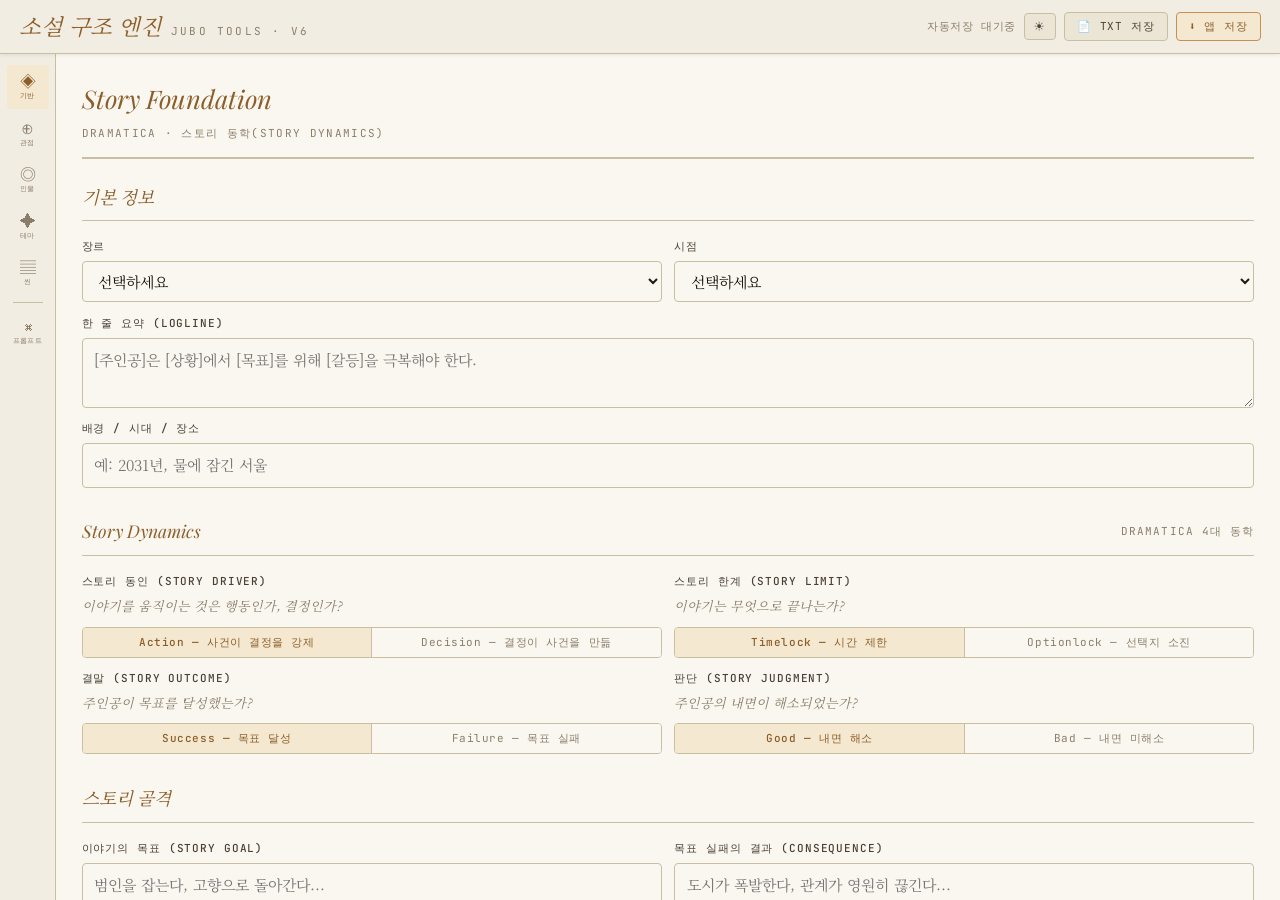
<file: Jubo_tools_writing_v6.html>
<!DOCTYPE html>
<html lang="ko" data-theme="light">
<head>
<meta charset="UTF-8">
<meta name="viewport" content="width=device-width, initial-scale=1.0">
<title>소설 구조 엔진 | JUBO TOOLS</title>
<link href="https://fonts.googleapis.com/css2?family=Noto+Serif+KR:wght@300;400;500;600;700&family=Playfair+Display:ital,wght@0,700;1,400;1,700&family=JetBrains+Mono:wght@400;500&display=swap" rel="stylesheet">
<style>
/* ═══════════════════════════════════════════
   THEME VARIABLES
═══════════════════════════════════════════ */
:root {
  /* LIGHT */
  --bg:      #faf7f0;
  --s1:      #f2ede2;
  --s2:      #ebe5d6;
  --s3:      #e2dbc9;
  --br:      #c8bfa2;
  --br2:     #b0a68a;
  --tx:      #1c1814;
  --tx2:     #4a4035;
  --tx3:     #8a7e6a;
  --am:      #8b5e2a;
  --am2:     #6b4418;
  --am-bg:   #f5e8d0;
  --am-bdr:  #c89050;
  --red:     #a03025;
  --grn:     #3a6e3a;
  --shadow:  rgba(0,0,0,0.08);
  --ff1: 'Playfair Display', 'Noto Serif KR', Georgia, serif;
  --ff2: 'Noto Serif KR', Georgia, serif;
  --ff3: 'JetBrains Mono', monospace;
  --r: 4px;
  --fs-base: 15px;
  --fs-sm:   13px;
  --fs-xs:   11px;
  --lh: 1.75;
}
[data-theme="dark"] {
  --bg:      #0f0e0b;
  --s1:      #181610;
  --s2:      #1f1c14;
  --s3:      #26231a;
  --br:      #302c20;
  --br2:     #3e3928;
  --tx:      #e5ddd0;
  --tx2:     #a8998a;
  --tx3:     #6a6050;
  --am:      #d4a060;
  --am2:     #e8bc7a;
  --am-bg:   #2a2010;
  --am-bdr:  #8a6030;
  --red:     #c06050;
  --grn:     #6a9a5a;
  --shadow:  rgba(0,0,0,0.3);
}

/* ═══════════════════════════════════════════
   RESET & BASE
═══════════════════════════════════════════ */
*, *::before, *::after { box-sizing: border-box; margin: 0; padding: 0; }
html, body { height: 100%; overflow: hidden; }
body {
  background: var(--bg);
  color: var(--tx);
  font-family: var(--ff2);
  font-size: var(--fs-base);
  line-height: var(--lh);
  transition: background 0.25s, color 0.25s;
}

/* ═══════════════════════════════════════════
   HEADER
═══════════════════════════════════════════ */
header {
  display: flex;
  align-items: center;
  justify-content: space-between;
  padding: 0 1.2rem;
  height: 54px;
  border-bottom: 1px solid var(--br);
  background: var(--s1);
  position: relative;
  z-index: 100;
  flex-shrink: 0;
  box-shadow: 0 1px 4px var(--shadow);
}
.logo { display: flex; align-items: baseline; gap: 0.6rem; }
.logo-t {
  font-family: var(--ff1);
  font-style: italic;
  font-size: 1.4rem;
  color: var(--am);
  letter-spacing: -0.01em;
}
.logo-s {
  font-family: var(--ff3);
  font-size: var(--fs-xs);
  color: var(--tx3);
  letter-spacing: 0.2em;
  text-transform: uppercase;
}
.hdr-r { display: flex; align-items: center; gap: 0.5rem; }
.save-ind {
  font-family: var(--ff3);
  font-size: var(--fs-xs);
  color: var(--tx3);
  letter-spacing: 0.05em;
  white-space: nowrap;
}

/* ═══════════════════════════════════════════
   HEADER BUTTONS
═══════════════════════════════════════════ */
.hbtn {
  font-family: var(--ff3);
  font-size: var(--fs-xs);
  letter-spacing: 0.08em;
  text-transform: uppercase;
  padding: 0.38rem 0.75rem;
  border-radius: var(--r);
  cursor: pointer;
  border: 1px solid var(--br);
  background: var(--s2);
  color: var(--tx2);
  transition: all 0.15s;
  white-space: nowrap;
}
.hbtn:hover { border-color: var(--am-bdr); color: var(--am); background: var(--am-bg); }
.hbtn-theme {
  font-size: 1rem;
  padding: 0.3rem 0.6rem;
  line-height: 1;
}
.hbtn-dl { border-color: var(--am-bdr); color: var(--am); background: var(--am-bg); }
.hbtn-dl:hover { background: var(--am); color: var(--bg); }

/* ═══════════════════════════════════════════
   LAYOUT
═══════════════════════════════════════════ */
.wrap { display: flex; flex: 1; overflow: hidden; height: calc(100vh - 54px); }

/* NAV */
nav {
  width: 56px;
  min-width: 56px;
  background: var(--s1);
  border-right: 1px solid var(--br);
  display: flex;
  flex-direction: column;
  align-items: center;
  padding: 0.7rem 0;
  gap: 0.15rem;
  overflow-y: auto;
}
.nav-btn {
  width: 42px;
  height: 44px;
  display: flex;
  flex-direction: column;
  align-items: center;
  justify-content: center;
  gap: 3px;
  border: none;
  background: none;
  cursor: pointer;
  border-radius: var(--r);
  color: var(--tx3);
  transition: all 0.15s;
}
.nav-btn:hover { background: var(--s2); color: var(--tx2); }
.nav-btn.on { background: var(--am-bg); color: var(--am); }
.nb-icon { font-size: 1rem; line-height: 1; }
.nb-lbl { font-family: var(--ff3); font-size: 0.42rem; letter-spacing: 0.06em; text-transform: uppercase; line-height: 1; }
.nav-sep { width: 30px; height: 1px; background: var(--br); margin: 0.3rem 0; }

/* PANEL */
.panel { flex: 1; display: flex; flex-direction: column; overflow: hidden; min-width: 0; }
.panel-page { display: none; flex: 1; overflow-y: auto; padding: 1.4rem 1.6rem; }
.panel-page.on { display: block; }
.pg-prompts-wrap { display: none; flex: 1; flex-direction: column; overflow: hidden; }
.pg-prompts-wrap.on { display: flex; }

/* ═══════════════════════════════════════════
   PAGE HEADER
═══════════════════════════════════════════ */
.pg-hd { margin-bottom: 1.4rem; padding-bottom: 0.9rem; border-bottom: 2px solid var(--br); }
.pg-title { font-family: var(--ff1); font-size: 1.6rem; color: var(--am); font-style: italic; margin-bottom: 0.15rem; }
.pg-sub { font-family: var(--ff3); font-size: var(--fs-xs); color: var(--tx3); letter-spacing: 0.12em; text-transform: uppercase; }

/* ═══════════════════════════════════════════
   SECTIONS
═══════════════════════════════════════════ */
.sec { margin-bottom: 1.8rem; }
.sec-head {
  display: flex;
  align-items: center;
  justify-content: space-between;
  margin-bottom: 1rem;
  padding-bottom: 0.5rem;
  border-bottom: 1px solid var(--br);
}
.sec-title { font-family: var(--ff1); font-size: 1.1rem; color: var(--am); font-style: italic; }
.sec-tag { font-family: var(--ff3); font-size: var(--fs-xs); color: var(--tx3); letter-spacing: 0.1em; text-transform: uppercase; }

/* GRIDS */
.g2 { display: grid; grid-template-columns: 1fr 1fr; gap: 0.8rem; }
.g3 { display: grid; grid-template-columns: 1fr 1fr 1fr; gap: 0.8rem; }
.g4 { display: grid; grid-template-columns: repeat(4, 1fr); gap: 0.7rem; }
@media (max-width: 900px) { .g3, .g4 { grid-template-columns: 1fr 1fr; } }
@media (max-width: 640px) { .g2, .g3, .g4 { grid-template-columns: 1fr; } }

/* ═══════════════════════════════════════════
   FORM ELEMENTS
═══════════════════════════════════════════ */
.fld { display: flex; flex-direction: column; gap: 0.3rem; }
.fld label {
  font-family: var(--ff3);
  font-size: var(--fs-xs);
  color: var(--tx2);
  letter-spacing: 0.08em;
  text-transform: uppercase;
  font-weight: 500;
}
.fld .hint {
  font-size: var(--fs-sm);
  color: var(--tx3);
  font-style: italic;
  line-height: 1.55;
}
input, textarea, select {
  width: 100%;
  background: var(--bg);
  border: 1.5px solid var(--br);
  color: var(--tx);
  font-family: var(--ff2);
  font-size: var(--fs-base);
  padding: 0.5rem 0.7rem;
  border-radius: var(--r);
  outline: none;
  transition: border-color 0.15s, box-shadow 0.15s;
  line-height: var(--lh);
}
input:focus, textarea:focus, select:focus {
  border-color: var(--am-bdr);
  box-shadow: 0 0 0 3px color-mix(in srgb, var(--am) 12%, transparent);
}
textarea { resize: vertical; }
select option { background: var(--s1); color: var(--tx); }
.gap-sm { margin-bottom: 0.7rem; }

/* ═══════════════════════════════════════════
   TOGGLE GROUP
═══════════════════════════════════════════ */
.toggle-g {
  display: flex;
  gap: 0;
  border: 1.5px solid var(--br);
  border-radius: var(--r);
  overflow: hidden;
  margin-top: 0.35rem;
}
.tg-btn {
  flex: 1;
  padding: 0.42rem 0.5rem;
  font-family: var(--ff3);
  font-size: var(--fs-xs);
  letter-spacing: 0.05em;
  border: none;
  background: var(--bg);
  color: var(--tx3);
  cursor: pointer;
  transition: all 0.15s;
  text-align: center;
  line-height: 1.4;
}
.tg-btn:not(:last-child) { border-right: 1px solid var(--br); }
.tg-btn:hover { background: var(--s2); color: var(--tx2); }
.tg-btn.on { background: var(--am-bg); color: var(--am); font-weight: 500; }

/* ═══════════════════════════════════════════
   BUTTONS
═══════════════════════════════════════════ */
.btn {
  font-family: var(--ff3);
  font-size: var(--fs-xs);
  letter-spacing: 0.07em;
  text-transform: uppercase;
  padding: 0.42rem 0.85rem;
  border-radius: var(--r);
  cursor: pointer;
  border: 1.5px solid transparent;
  transition: all 0.15s;
  font-weight: 500;
  line-height: 1;
}
.btn-g { background: var(--s2); border-color: var(--br); color: var(--tx2); }
.btn-g:hover { border-color: var(--br2); color: var(--tx); }
.btn-am { background: var(--am); color: #fff; border-color: var(--am); }
.btn-am:hover { background: var(--am2); border-color: var(--am2); }
.btn-r { background: none; border-color: var(--br); color: var(--tx3); }
.btn-r:hover { border-color: var(--red); color: var(--red); }
.btn-sm { padding: 0.28rem 0.55rem; font-size: 0.62rem; }

/* ═══════════════════════════════════════════
   THROUGHLINE CARDS
═══════════════════════════════════════════ */
.tl-grid { display: grid; grid-template-columns: 1fr 1fr; gap: 1rem; }
@media (max-width: 700px) { .tl-grid { grid-template-columns: 1fr; } }
.tl-card {
  background: var(--s1);
  border: 1.5px solid var(--br);
  border-radius: 6px;
  padding: 1.1rem;
}
.tl-card-head { display: flex; align-items: center; gap: 0.55rem; margin-bottom: 0.9rem; }
.tl-dot { width: 10px; height: 10px; border-radius: 50%; flex-shrink: 0; }
.tl-name { font-family: var(--ff1); font-size: 1.05rem; font-style: italic; color: var(--tx); }
.tl-tag { font-family: var(--ff3); font-size: 0.6rem; color: var(--tx3); letter-spacing: 0.1em; text-transform: uppercase; margin-left: auto; }
.fld-gap { margin-bottom: 0.65rem; }

/* THROUGHLINE COLORS */
.dot-os { background: #c8922a; }
.dot-mc { background: #4a8a4a; }
.dot-ic { background: #4a6a9a; }
.dot-rs { background: #9a4a6a; }

/* ═══════════════════════════════════════════
   ARCHETYPE CARDS
═══════════════════════════════════════════ */
.arch-grid { display: grid; grid-template-columns: repeat(4, 1fr); gap: 0.7rem; }
@media (max-width: 900px) { .arch-grid { grid-template-columns: repeat(2, 1fr); } }
.arch-card {
  background: var(--s1);
  border: 1.5px solid var(--br);
  border-radius: 6px;
  padding: 0.9rem;
}
.arch-hd { margin-bottom: 0.6rem; }
.arch-name { font-family: var(--ff1); font-size: 1rem; color: var(--am); font-style: italic; }
.arch-en { font-family: var(--ff3); font-size: 0.6rem; color: var(--tx3); letter-spacing: 0.08em; margin-top: 0.1rem; }
.arch-func { font-size: var(--fs-xs); color: var(--tx3); font-style: italic; margin-bottom: 0.5rem; line-height: 1.5; }

/* ═══════════════════════════════════════════
   THEME CONFLICT
═══════════════════════════════════════════ */
.tc-wrap { display: flex; align-items: center; gap: 0.8rem; }
.tc-vs { font-family: var(--ff1); font-size: 1.4rem; color: var(--tx3); font-style: italic; flex-shrink: 0; }
.tc-wrap input { flex: 1; text-align: center; font-size: var(--fs-base); }

/* ═══════════════════════════════════════════
   SCENE LIST
═══════════════════════════════════════════ */
.scene-list { display: flex; flex-direction: column; gap: 0.5rem; margin-bottom: 0.8rem; }
.scene-item {
  background: var(--s1);
  border: 1.5px solid var(--br);
  border-radius: var(--r);
  padding: 0.8rem 1rem;
  display: flex;
  align-items: flex-start;
  gap: 0.8rem;
  transition: border-color 0.15s;
}
.scene-item:hover { border-color: var(--am-bdr); }
.scene-num { font-family: var(--ff3); font-size: var(--fs-xs); color: var(--tx3); margin-top: 0.15rem; flex-shrink: 0; min-width: 1.4rem; font-weight: 500; }
.scene-info { flex: 1; min-width: 0; }
.scene-t { font-size: var(--fs-base); font-weight: 600; color: var(--tx); }
.scene-m { font-family: var(--ff3); font-size: var(--fs-xs); color: var(--tx3); margin-top: 0.2rem; letter-spacing: 0.03em; }
.scene-g { font-size: var(--fs-xs); color: var(--tx3); margin-top: 0.15rem; font-style: italic; }
.scene-btns { display: flex; gap: 0.3rem; flex-shrink: 0; }
.scene-edit, .scene-del { background: none; border: 1px solid var(--br); border-radius: 3px; cursor: pointer; font-size: var(--fs-xs); padding: 0.2rem 0.45rem; transition: all 0.13s; }
.scene-edit { color: var(--tx3); }
.scene-edit:hover { border-color: var(--am-bdr); color: var(--am); }
.scene-del { color: var(--tx3); }
.scene-del:hover { border-color: var(--red); color: var(--red); }
.no-scene { font-family: var(--ff3); font-size: var(--fs-sm); color: var(--tx3); text-align: center; padding: 1.5rem; line-height: 1.7; }
.scene-form {
  background: var(--s1);
  border: 1.5px solid var(--am-bdr);
  border-radius: 6px;
  padding: 1.1rem;
  display: flex;
  flex-direction: column;
  gap: 0.7rem;
}
.sf-row { display: grid; grid-template-columns: 1fr 1fr 1fr; gap: 0.6rem; }
@media (max-width: 700px) { .sf-row { grid-template-columns: 1fr; } }
.sf-footer { display: flex; justify-content: flex-end; gap: 0.5rem; }

/* ═══════════════════════════════════════════
   PROMPT PANEL
═══════════════════════════════════════════ */
.prompt-types {
  display: flex;
  flex-wrap: wrap;
  gap: 0.4rem;
  padding: 0.9rem 1.4rem;
  border-bottom: 1px solid var(--br);
  background: var(--s1);
  flex-shrink: 0;
}
.pt-btn {
  font-family: var(--ff3);
  font-size: var(--fs-xs);
  letter-spacing: 0.05em;
  text-transform: uppercase;
  padding: 0.38rem 0.72rem;
  background: var(--s2);
  border: 1.5px solid var(--br);
  border-radius: var(--r);
  color: var(--tx3);
  cursor: pointer;
  transition: all 0.15s;
  font-weight: 500;
}
.pt-btn:hover { border-color: var(--am-bdr); color: var(--am); }
.pt-btn.on { background: var(--am-bg); border-color: var(--am-bdr); color: var(--am); }

/* AI SELECTOR */
.ai-bar {
  display: flex;
  align-items: center;
  gap: 0.6rem;
  padding: 0.65rem 1.4rem;
  border-bottom: 1px solid var(--br);
  background: var(--s2);
  flex-shrink: 0;
  flex-wrap: wrap;
}
.ai-label { font-family: var(--ff3); font-size: var(--fs-xs); color: var(--tx3); letter-spacing: 0.08em; text-transform: uppercase; flex-shrink: 0; }
.ai-btns { display: flex; gap: 0.4rem; flex-wrap: wrap; }
.ai-btn {
  font-family: var(--ff3);
  font-size: var(--fs-xs);
  letter-spacing: 0.05em;
  padding: 0.35rem 0.75rem;
  border-radius: var(--r);
  cursor: pointer;
  border: 1.5px solid var(--br);
  background: var(--bg);
  color: var(--tx2);
  transition: all 0.15s;
  font-weight: 500;
  display: flex;
  align-items: center;
  gap: 0.3rem;
}
.ai-btn:hover { border-color: var(--am-bdr); color: var(--am); background: var(--am-bg); }
.ai-btn.on { background: var(--am-bg); border-color: var(--am-bdr); color: var(--am); }
.ai-icon { font-size: 0.85rem; }

.prompt-out {
  flex: 1;
  display: flex;
  flex-direction: column;
  overflow: hidden;
}
.prompt-box {
  flex: 1;
  background: var(--bg);
  font-family: var(--ff3);
  font-size: 0.82rem;
  line-height: 1.85;
  color: var(--tx);
  padding: 1.3rem 1.6rem;
  overflow-y: auto;
  white-space: pre-wrap;
  word-break: break-word;
  border: none;
  outline: none;
  resize: none;
  letter-spacing: 0.01em;
}
.prompt-foot {
  display: flex;
  align-items: center;
  justify-content: space-between;
  padding: 0.7rem 1.4rem;
  border-top: 1px solid var(--br);
  background: var(--s1);
  flex-shrink: 0;
  gap: 0.6rem;
  flex-wrap: wrap;
}
.pf-info { font-family: var(--ff3); font-size: var(--fs-xs); color: var(--tx3); flex: 1; min-width: 120px; }
.pf-btns { display: flex; gap: 0.5rem; }
.copy-open-btn {
  font-family: var(--ff3);
  font-size: var(--fs-xs);
  letter-spacing: 0.07em;
  text-transform: uppercase;
  padding: 0.45rem 1.1rem;
  background: var(--am);
  color: #fff;
  border: none;
  border-radius: var(--r);
  cursor: pointer;
  font-weight: 600;
  transition: all 0.15s;
  white-space: nowrap;
}
.copy-open-btn:hover { background: var(--am2); }
.copy-only-btn {
  font-family: var(--ff3);
  font-size: var(--fs-xs);
  letter-spacing: 0.07em;
  text-transform: uppercase;
  padding: 0.45rem 1rem;
  background: none;
  border: 1.5px solid var(--br);
  border-radius: var(--r);
  color: var(--tx2);
  cursor: pointer;
  font-weight: 500;
  transition: all 0.15s;
  white-space: nowrap;
}
.copy-only-btn:hover { border-color: var(--am-bdr); color: var(--am); }

/* ═══════════════════════════════════════════
   TOAST
═══════════════════════════════════════════ */
.toast {
  position: fixed;
  bottom: 1.5rem;
  right: 1.5rem;
  background: var(--am);
  color: #fff;
  font-family: var(--ff3);
  font-size: var(--fs-xs);
  letter-spacing: 0.08em;
  text-transform: uppercase;
  padding: 0.6rem 1.1rem;
  border-radius: var(--r);
  z-index: 999;
  opacity: 0;
  transform: translateY(6px);
  transition: opacity 0.2s, transform 0.2s;
  pointer-events: none;
  font-weight: 500;
}
.toast.on { opacity: 1; transform: translateY(0); }

/* ═══════════════════════════════════════════
   SCROLLBAR
═══════════════════════════════════════════ */
::-webkit-scrollbar { width: 5px; height: 5px; }
::-webkit-scrollbar-track { background: transparent; }
::-webkit-scrollbar-thumb { background: var(--br); border-radius: 3px; }
::-webkit-scrollbar-thumb:hover { background: var(--br2); }

/* ═══════════════════════════════════════════
   MOBILE
═══════════════════════════════════════════ */
@media (max-width: 600px) {
  .logo-s { display: none; }
  .save-ind { display: none; }
  .hdr-r { gap: 0.3rem; }
  .hbtn { padding: 0.35rem 0.55rem; font-size: 0.6rem; }
}
</style>
</head>
<body>

<!-- TOAST -->
<div class="toast" id="toast"></div>

<!-- HEADER -->
<header>
  <div class="logo">
    <span class="logo-t">소설 구조 엔진</span>
    <span class="logo-s">JUBO TOOLS · V6</span>
  </div>
  <div class="hdr-r">
    <span class="save-ind" id="saveInd">자동저장 대기중</span>
    <button class="hbtn hbtn-theme" id="themeBtn" onclick="toggleTheme()" title="테마 전환">☀️</button>
    <button class="hbtn" onclick="exportTxt()" title="TXT로 저장">📄 TXT 저장</button>
    <button class="hbtn hbtn-dl" onclick="downloadHtml()" title="이 앱을 내 컴퓨터에 저장">⬇ 앱 저장</button>
  </div>
</header>

<div class="wrap">

  <!-- NAV -->
  <nav>
    <button class="nav-btn on" data-p="foundation" onclick="goPage(this)">
      <span class="nb-icon">◈</span><span class="nb-lbl">기반</span>
    </button>
    <button class="nav-btn" data-p="throughlines" onclick="goPage(this)">
      <span class="nb-icon">⊕</span><span class="nb-lbl">관점</span>
    </button>
    <button class="nav-btn" data-p="characters" onclick="goPage(this)">
      <span class="nb-icon">◎</span><span class="nb-lbl">인물</span>
    </button>
    <button class="nav-btn" data-p="theme" onclick="goPage(this)">
      <span class="nb-icon">✦</span><span class="nb-lbl">테마</span>
    </button>
    <button class="nav-btn" data-p="scenes" onclick="goPage(this)">
      <span class="nb-icon">▤</span><span class="nb-lbl">씬</span>
    </button>
    <div class="nav-sep"></div>
    <button class="nav-btn" data-p="prompts" onclick="goPage(this)">
      <span class="nb-icon">⌘</span><span class="nb-lbl">프롬프트</span>
    </button>
  </nav>

  <!-- PANEL -->
  <div class="panel">

    <!-- ① 스토리 기반 -->
    <div class="panel-page on" id="pg-foundation">
      <div class="pg-hd">
        <div class="pg-title">Story Foundation</div>
        <div class="pg-sub">Dramatica · 스토리 동학(Story Dynamics)</div>
      </div>

      <div class="sec">
        <div class="sec-head"><span class="sec-title">기본 정보</span></div>
        <div class="g2 gap-sm">
          <div class="fld">
            <label>장르</label>
            <select id="f-genre" oninput="autosave()">
              <option value="">선택하세요</option>
              <option>스릴러</option><option>미스터리</option><option>로맨스</option>
              <option>판타지</option><option>SF</option><option>문학소설</option>
              <option>호러</option><option>역사소설</option><option>누아르</option>
              <option>성장소설</option><option>범죄소설</option><option>기타</option>
            </select>
          </div>
          <div class="fld">
            <label>시점</label>
            <select id="f-pov" oninput="autosave()">
              <option value="">선택하세요</option>
              <option>1인칭 주인공 시점</option><option>1인칭 관찰자 시점</option>
              <option>3인칭 제한 시점</option><option>3인칭 전지 시점</option>
              <option>2인칭</option><option>다중 시점</option>
            </select>
          </div>
        </div>
        <div class="fld gap-sm">
          <label>한 줄 요약 (Logline)</label>
          <textarea id="f-logline" rows="2" placeholder="[주인공]은 [상황]에서 [목표]를 위해 [갈등]을 극복해야 한다." oninput="autosave()"></textarea>
        </div>
        <div class="fld">
          <label>배경 / 시대 / 장소</label>
          <input type="text" id="f-setting" placeholder="예: 2031년, 물에 잠긴 서울" oninput="autosave()">
        </div>
      </div>

      <div class="sec">
        <div class="sec-head">
          <span class="sec-title">Story Dynamics</span>
          <span class="sec-tag">Dramatica 4대 동학</span>
        </div>
        <div class="g2 gap-sm">
          <div class="fld">
            <label>스토리 동인 (Story Driver)</label>
            <p class="hint">이야기를 움직이는 것은 행동인가, 결정인가?</p>
            <div class="toggle-g">
              <button class="tg-btn on" data-g="driver" data-v="action" onclick="togG(this)">Action — 사건이 결정을 강제</button>
              <button class="tg-btn" data-g="driver" data-v="decision" onclick="togG(this)">Decision — 결정이 사건을 만듦</button>
            </div>
          </div>
          <div class="fld">
            <label>스토리 한계 (Story Limit)</label>
            <p class="hint">이야기는 무엇으로 끝나는가?</p>
            <div class="toggle-g">
              <button class="tg-btn on" data-g="limit" data-v="timelock" onclick="togG(this)">Timelock — 시간 제한</button>
              <button class="tg-btn" data-g="limit" data-v="optionlock" onclick="togG(this)">Optionlock — 선택지 소진</button>
            </div>
          </div>
        </div>
        <div class="g2">
          <div class="fld">
            <label>결말 (Story Outcome)</label>
            <p class="hint">주인공이 목표를 달성했는가?</p>
            <div class="toggle-g">
              <button class="tg-btn on" data-g="outcome" data-v="success" onclick="togG(this)">Success — 목표 달성</button>
              <button class="tg-btn" data-g="outcome" data-v="failure" onclick="togG(this)">Failure — 목표 실패</button>
            </div>
          </div>
          <div class="fld">
            <label>판단 (Story Judgment)</label>
            <p class="hint">주인공의 내면이 해소되었는가?</p>
            <div class="toggle-g">
              <button class="tg-btn on" data-g="judgment" data-v="good" onclick="togG(this)">Good — 내면 해소</button>
              <button class="tg-btn" data-g="judgment" data-v="bad" onclick="togG(this)">Bad — 내면 미해소</button>
            </div>
          </div>
        </div>
      </div>

      <div class="sec">
        <div class="sec-head"><span class="sec-title">스토리 골격</span></div>
        <div class="g2 gap-sm">
          <div class="fld">
            <label>이야기의 목표 (Story Goal)</label>
            <input type="text" id="f-goal" placeholder="범인을 잡는다, 고향으로 돌아간다..." oninput="autosave()">
          </div>
          <div class="fld">
            <label>목표 실패의 결과 (Consequence)</label>
            <input type="text" id="f-consequence" placeholder="도시가 폭발한다, 관계가 영원히 끊긴다..." oninput="autosave()">
          </div>
        </div>
        <div class="g2">
          <div class="fld">
            <label>목표 달성 요건 (Requirements)</label>
            <input type="text" id="f-requirements" placeholder="단서 3개를 모아야 한다, 신뢰를 회복해야 한다..." oninput="autosave()">
          </div>
          <div class="fld">
            <label>목표 달성 전 경고 (Forewarnings)</label>
            <input type="text" id="f-forewarnings" placeholder="시체가 늘어날수록, 날씨가 나빠질수록..." oninput="autosave()">
          </div>
        </div>
      </div>
    </div>

    <!-- ② 4가지 관점 -->
    <div class="panel-page" id="pg-throughlines">
      <div class="pg-hd">
        <div class="pg-title">Four Throughlines</div>
        <div class="pg-sub">Dramatica · 4가지 서사 관점</div>
      </div>
      <div class="tl-grid">
        <div class="tl-card">
          <div class="tl-card-head">
            <div class="tl-dot dot-os"></div>
            <div class="tl-name">Overall Story</div>
            <div class="tl-tag">객관적 시점</div>
          </div>
          <div class="fld fld-gap"><label>주요 갈등</label>
            <textarea id="tl-os-conflict" rows="2" placeholder="세상 전체에 영향을 미치는 갈등. 모든 등장인물이 이 문제 속에 있다." oninput="autosave()"></textarea>
          </div>
          <div class="fld fld-gap"><label>갈등 영역</label>
            <select id="tl-os-domain" oninput="autosave()">
              <option value="">선택하세요</option>
              <option>상황 (Situation) — 고정된 외부 조건</option>
              <option>행동 (Activity) — 진행 중인 활동</option>
              <option>방식 (Manner of thinking) — 사고 방식</option>
              <option>고정관념 (Fixed attitude) — 뿌리 깊은 신념</option>
            </select>
          </div>
          <div class="fld"><label>구체적 묘사</label>
            <textarea id="tl-os-desc" rows="3" placeholder="이 관점에서 보이는 세계의 모습, 주요 사건들..." oninput="autosave()"></textarea>
          </div>
        </div>
        <div class="tl-card">
          <div class="tl-card-head">
            <div class="tl-dot dot-mc"></div>
            <div class="tl-name">Main Character</div>
            <div class="tl-tag">주인공 내면 시점</div>
          </div>
          <div class="fld fld-gap"><label>내면의 문제</label>
            <textarea id="tl-mc-conflict" rows="2" placeholder="주인공만이 가진 개인적 문제. 독자가 동일시하는 내면의 갈등." oninput="autosave()"></textarea>
          </div>
          <div class="fld fld-gap"><label>변화 유형</label>
            <div class="toggle-g">
              <button class="tg-btn on" data-g="mc-change" data-v="change" onclick="togG(this)">Change — 변화함</button>
              <button class="tg-btn" data-g="mc-change" data-v="steadfast" onclick="togG(this)">Steadfast — 신념 유지</button>
            </div>
          </div>
          <div class="fld"><label>성장 또는 내면 여정</label>
            <textarea id="tl-mc-growth" rows="3" placeholder="주인공이 무엇으로부터 벗어나거나, 무엇을 향해 나아가는가..." oninput="autosave()"></textarea>
          </div>
        </div>
        <div class="tl-card">
          <div class="tl-card-head">
            <div class="tl-dot dot-ic"></div>
            <div class="tl-name">Impact Character</div>
            <div class="tl-tag">영향 캐릭터 시점</div>
          </div>
          <div class="fld fld-gap"><label>영향의 본질</label>
            <textarea id="tl-ic-conflict" rows="2" placeholder="이 인물이 주인공의 세계관을 어떻게 흔드는가?" oninput="autosave()"></textarea>
          </div>
          <div class="fld fld-gap"><label>영향 캐릭터 이름</label>
            <input type="text" id="tl-ic-name" placeholder="적대자, 멘토, 연인 등..." oninput="autosave()">
          </div>
          <div class="fld"><label>주인공과의 핵심 갈등 구도</label>
            <textarea id="tl-ic-dynamic" rows="3" placeholder="두 사람의 세계관이 어디서 충돌하는가..." oninput="autosave()"></textarea>
          </div>
        </div>
        <div class="tl-card">
          <div class="tl-card-head">
            <div class="tl-dot dot-rs"></div>
            <div class="tl-name">Relationship Story</div>
            <div class="tl-tag">관계 진화 시점</div>
          </div>
          <div class="fld fld-gap"><label>관계의 핵심 갈등</label>
            <textarea id="tl-rs-conflict" rows="2" placeholder="두 핵심 인물 사이의 관계가 겪는 갈등과 변화" oninput="autosave()"></textarea>
          </div>
          <div class="fld fld-gap"><label>관계 시작 상태</label>
            <input type="text" id="tl-rs-start" placeholder="적대, 의심, 낯선 사이, 친구..." oninput="autosave()">
          </div>
          <div class="fld"><label>관계 최종 상태</label>
            <input type="text" id="tl-rs-end" placeholder="신뢰, 결별, 이해, 화해..." oninput="autosave()">
          </div>
        </div>
      </div>
    </div>

    <!-- ③ 캐릭터 -->
    <div class="panel-page" id="pg-characters">
      <div class="pg-hd">
        <div class="pg-title">Character Archetypes</div>
        <div class="pg-sub">Dramatica · 8가지 원형 캐릭터</div>
      </div>
      <div class="arch-grid" id="archGrid"></div>
      <div class="sec" style="margin-top:1.4rem;">
        <div class="sec-head"><span class="sec-title">추가 인물</span></div>
        <div class="fld">
          <label>원형 외 조연 / 단역</label>
          <textarea id="extra-chars" rows="5" placeholder="형사의 파트너 — 박지수, 50대, 유머 감각 있음, 비밀 있음&#10;바텐더 — 이름 미정, 정보원 역할..." oninput="autosave()"></textarea>
        </div>
      </div>
    </div>

    <!-- ④ 테마 -->
    <div class="panel-page" id="pg-theme">
      <div class="pg-hd">
        <div class="pg-title">Theme & Argument</div>
        <div class="pg-sub">Dramatica · 테마와 도덕적 논증</div>
      </div>
      <div class="sec">
        <div class="sec-head"><span class="sec-title">주제 갈등 (Thematic Conflict)</span></div>
        <p class="hint" style="margin-bottom:0.9rem;">테마는 두 대립 가치 간의 갈등이다. 이야기는 어느 쪽이 옳은지 논증한다.</p>
        <div class="tc-wrap gap-sm">
          <input type="text" id="th-valueA" placeholder="자유 / 복수 / 개인" oninput="autosave()">
          <span class="tc-vs">vs</span>
          <input type="text" id="th-valueB" placeholder="안전 / 용서 / 공동체" oninput="autosave()">
        </div>
        <div class="fld">
          <label>이야기의 결론 (어느 쪽을 지지하는가?)</label>
          <textarea id="th-argument" rows="2" placeholder="이 이야기는 결국 ___이 ___보다 중요하다는 것을 보여준다..." oninput="autosave()"></textarea>
        </div>
      </div>
      <div class="sec">
        <div class="sec-head"><span class="sec-title">상징 & 모티프</span></div>
        <div class="g2 gap-sm">
          <div class="fld"><label>핵심 상징</label>
            <input type="text" id="th-symbol" placeholder="시계, 거울, 불, 문..." oninput="autosave()">
          </div>
          <div class="fld"><label>반복 이미지 / 모티프</label>
            <input type="text" id="th-motif" placeholder="비, 닫힌 문, 뒤를 돌아보는 행동..." oninput="autosave()">
          </div>
        </div>
        <div class="fld"><label>문체 / 톤</label>
          <textarea id="th-tone" rows="2" placeholder="건조하고 냉담한 문체. 감정보다 행동 묘사 중심. 짧은 문장..." oninput="autosave()"></textarea>
        </div>
      </div>
      <div class="sec">
        <div class="sec-head"><span class="sec-title">기타 메모</span></div>
        <div class="fld">
          <textarea id="th-notes" rows="6" placeholder="복선, 아직 쓰지 않은 반전, 작가 의도, 참고 작품..." oninput="autosave()"></textarea>
        </div>
      </div>
    </div>

    <!-- ⑤ 씬 빌더 -->
    <div class="panel-page" id="pg-scenes">
      <div class="pg-hd">
        <div class="pg-title">Scene Builder</div>
        <div class="pg-sub">씬 목록 · 갈등 구조</div>
      </div>
      <div class="sec">
        <div class="sec-head">
          <span class="sec-title">씬 목록</span>
          <button class="btn btn-am" onclick="openSceneForm()">+ 씬 추가</button>
        </div>
        <div class="scene-list" id="sceneList"></div>
        <div id="sceneForm" style="display:none;"></div>
      </div>
    </div>

    <!-- ⑥ 프롬프트 -->
    <div class="pg-prompts-wrap" id="pg-prompts">
      <div class="prompt-types" id="promptTypes"></div>
      <div class="ai-bar">
        <span class="ai-label">열기</span>
        <div class="ai-btns">
          <button class="ai-btn on" data-ai="claude" data-url="https://claude.ai/new" onclick="selAI(this)"><span class="ai-icon">✦</span> Claude</button>
          <button class="ai-btn" data-ai="chatgpt" data-url="https://chatgpt.com/" onclick="selAI(this)"><span class="ai-icon">◉</span> ChatGPT</button>
          <button class="ai-btn" data-ai="gemini" data-url="https://gemini.google.com/" onclick="selAI(this)"><span class="ai-icon">◈</span> Gemini</button>
        </div>
        <span style="font-family:var(--ff3);font-size:var(--fs-xs);color:var(--tx3);margin-left:auto;">프롬프트 복사 후 선택한 AI에서 붙여넣기</span>
      </div>
      <div class="prompt-out">
        <textarea class="prompt-box" id="promptBox" readonly></textarea>
        <div class="prompt-foot">
          <div class="pf-info" id="pfInfo">글자 수: 0</div>
          <div class="pf-btns">
            <button class="copy-only-btn" onclick="copyOnly()">복사만</button>
            <button class="copy-open-btn" id="copyOpenBtn" onclick="copyAndOpen()">복사 후 <span id="aiNameLabel">Claude</span> 열기 ↗</button>
          </div>
        </div>
      </div>
    </div>

  </div><!-- /panel -->
</div><!-- /wrap -->

<script>
// ══════════════════════════════════════════
// CONSTANTS
// ══════════════════════════════════════════
const ARCHETYPES = [
  { key:'protagonist', name:'주인공',   en:'Protagonist', role:'목표를 추구하는 자',      func:'Pursue / Consider' },
  { key:'antagonist',  name:'적대자',   en:'Antagonist',  role:'목표를 방해하는 자',      func:'Prevent / Reconsider' },
  { key:'guardian',    name:'수호자',   en:'Guardian',    role:'조력하며 이끄는 자',      func:'Conscience / Help' },
  { key:'contagonist', name:'유혹자',   en:'Contagonist', role:'주인공을 옆길로 빼는 자', func:'Temptation / Hinder' },
  { key:'reason',      name:'이성인',   en:'Reason',      role:'논리로 접근하는 자',      func:'Logic / Control' },
  { key:'emotion',     name:'감성인',   en:'Emotion',     role:'감정으로 반응하는 자',    func:'Feeling / Uncontrolled' },
  { key:'sidekick',    name:'동반자',   en:'Sidekick',    role:'주인공을 지지하는 자',    func:'Support / Faith' },
  { key:'skeptic',     name:'회의론자', en:'Skeptic',     role:'모든 것을 의심하는 자',   func:'Oppose / Disbelief' },
];

const PROMPT_TYPES = [
  { key:'scene-draft',   label:'씬 초안',      icon:'✍' },
  { key:'char-dialog',   label:'캐릭터 대사',  icon:'◉' },
  { key:'conflict-deep', label:'갈등 심화',    icon:'⚡' },
  { key:'alt-3',         label:'대안 3가지',   icon:'◈' },
  { key:'plothole',      label:'플롯홀 검사',  icon:'🔍' },
  { key:'next-scene',    label:'다음 씬 제안', icon:'→' },
  { key:'theme-check',   label:'테마 분석',    icon:'✦' },
  { key:'char-arc',      label:'캐릭터 아크',  icon:'◎' },
  { key:'opening',       label:'오프닝 작성',  icon:'▶' },
  { key:'climax',        label:'클라이맥스',   icon:'▲' },
  { key:'full-plan',     label:'전체 플롯',    icon:'◐' },
];

const CONFLICT_TYPES = ['인물 vs 인물','인물 vs 자기자신','인물 vs 사회','인물 vs 자연','인물 vs 운명','인물 vs 기술'];
const ACT_LABELS     = ['1막 (발단)','2막 전반 (갈등 시작)','2막 후반 (위기 고조)','3막 (절정/결말)'];
const AI_URLS = { claude:'https://claude.ai/new', chatgpt:'https://chatgpt.com/', gemini:'https://gemini.google.com/' };

// ══════════════════════════════════════════
// STATE
// ══════════════════════════════════════════
let scenes  = [];
let curPT   = 'scene-draft';
let curAI   = 'claude';
let isDark  = false;
let editSceneId = null;
let saveTimer;

// ══════════════════════════════════════════
// INIT
// ══════════════════════════════════════════
function init() {
  renderArchGrid();
  renderPromptTypes();
  loadData();
  renderScenes();
  generatePrompt();

  // restore theme
  const savedTheme = localStorage.getItem('jt_theme');
  if (savedTheme === 'dark') { isDark = true; applyTheme(); }
}

// ══════════════════════════════════════════
// THEME
// ══════════════════════════════════════════
function toggleTheme() {
  isDark = !isDark;
  applyTheme();
  localStorage.setItem('jt_theme', isDark ? 'dark' : 'light');
}
function applyTheme() {
  document.documentElement.setAttribute('data-theme', isDark ? 'dark' : 'light');
  document.getElementById('themeBtn').textContent = isDark ? '🌙' : '☀️';
}

// ══════════════════════════════════════════
// NAV
// ══════════════════════════════════════════
function goPage(btn) {
  document.querySelectorAll('.nav-btn').forEach(b => b.classList.remove('on'));
  btn.classList.add('on');
  const p = btn.dataset.p;
  // hide all
  document.querySelectorAll('.panel-page').forEach(pg => pg.classList.remove('on'));
  document.getElementById('pg-prompts').classList.remove('on');

  if (p === 'prompts') {
    document.getElementById('pg-prompts').classList.add('on');
    generatePrompt();
  } else {
    document.getElementById('pg-' + p).classList.add('on');
  }
}

// ══════════════════════════════════════════
// TOGGLE GROUP
// ══════════════════════════════════════════
function togG(btn) {
  document.querySelectorAll(`[data-g="${btn.dataset.g}"]`).forEach(b => b.classList.remove('on'));
  btn.classList.add('on');
  autosave();
}
function getTogG(g) {
  const b = document.querySelector(`[data-g="${g}"].on`);
  return b ? b.dataset.v : null;
}
function setTogG(g, v) {
  document.querySelectorAll(`[data-g="${g}"]`).forEach(b => b.classList.toggle('on', b.dataset.v === v));
}

// ══════════════════════════════════════════
// ARCHETYPES
// ══════════════════════════════════════════
function renderArchGrid() {
  document.getElementById('archGrid').innerHTML = ARCHETYPES.map(a => `
    <div class="arch-card">
      <div class="arch-hd">
        <div class="arch-name">${a.name}</div>
        <div class="arch-en">${a.en}</div>
      </div>
      <div class="arch-func">${a.role}<br><span style="font-family:var(--ff3);font-size:0.68rem;opacity:0.8;">${a.func}</span></div>
      <div class="fld fld-gap"><label>이름</label>
        <input type="text" id="a-${a.key}-name" placeholder="미정" oninput="autosave()">
      </div>
      <div class="fld"><label>메모</label>
        <textarea id="a-${a.key}-desc" rows="3" placeholder="성격, 외모, 말투, 동기, 비밀..." oninput="autosave()"></textarea>
      </div>
    </div>`).join('');
}

// ══════════════════════════════════════════
// SCENES
// ══════════════════════════════════════════
function renderScenes() {
  const el = document.getElementById('sceneList');
  if (!scenes.length) {
    el.innerHTML = `<div class="no-scene">씬을 추가하면 프롬프트에 자동으로 반영됩니다.<br>씬 목록이 구체적일수록 AI가 더 정확한 도움을 줍니다.</div>`;
    return;
  }
  el.innerHTML = scenes.map((s, i) => `
    <div class="scene-item">
      <div class="scene-num">${i + 1}</div>
      <div class="scene-info">
        <div class="scene-t">${esc(s.title) || '제목 없음'}</div>
        <div class="scene-m">${[s.act, s.conflict].filter(Boolean).join(' · ')}</div>
        ${s.goal ? `<div class="scene-g">목표: ${esc(s.goal)}</div>` : ''}
      </div>
      <div class="scene-btns">
        <button class="scene-edit" onclick="editScene('${s.id}')">편집</button>
        <button class="scene-del" onclick="delScene('${s.id}')">✕</button>
      </div>
    </div>`).join('');
}

function openSceneForm(id = null) {
  editSceneId = id;
  const s = id ? (scenes.find(x => x.id === id) || {}) : {};
  const f = document.getElementById('sceneForm');
  f.style.display = 'block';
  f.innerHTML = `
    <div class="scene-form">
      <div class="fld"><label>씬 제목</label>
        <input type="text" id="sf-title" placeholder="첫 번째 살인, 진실 폭로, 화해" value="${esc(s.title||'')}">
      </div>
      <div class="sf-row">
        <div class="fld"><label>막</label>
          <select id="sf-act"><option value="">선택</option>${ACT_LABELS.map(a=>`<option${s.act===a?' selected':''}>${a}</option>`).join('')}</select>
        </div>
        <div class="fld"><label>갈등 유형</label>
          <select id="sf-conflict"><option value="">선택</option>${CONFLICT_TYPES.map(c=>`<option${s.conflict===c?' selected':''}>${c}</option>`).join('')}</select>
        </div>
        <div class="fld"><label>장소</label>
          <input type="text" id="sf-location" placeholder="버려진 창고, 병원 복도..." value="${esc(s.location||'')}">
        </div>
      </div>
      <div class="fld"><label>씬 목표 (캐릭터가 원하는 것)</label>
        <input type="text" id="sf-goal" placeholder="정보를 얻는다, 도망간다, 설득한다..." value="${esc(s.goal||'')}">
      </div>
      <div class="fld"><label>씬 메모 / 핵심 사건</label>
        <textarea id="sf-notes" rows="3" placeholder="이 씬에서 반드시 일어나야 할 것, 복선, 감정 변화...">${esc(s.notes||'')}</textarea>
      </div>
      <div class="sf-footer">
        <button class="btn btn-g" onclick="closeSceneForm()">취소</button>
        <button class="btn btn-am" onclick="saveScene()">저장</button>
      </div>
    </div>`;
  f.scrollIntoView({ behavior: 'smooth', block: 'nearest' });
}

function editScene(id) { openSceneForm(id); }
function closeSceneForm() { document.getElementById('sceneForm').style.display = 'none'; editSceneId = null; }

function saveScene() {
  const g = id => document.getElementById(id)?.value?.trim() || '';
  const obj = { id: editSceneId || Date.now().toString(), title: g('sf-title'), act: g('sf-act'), conflict: g('sf-conflict'), location: g('sf-location'), goal: g('sf-goal'), notes: g('sf-notes') };
  if (editSceneId) { const i = scenes.findIndex(x => x.id === editSceneId); if (i !== -1) scenes[i] = obj; }
  else scenes.push(obj);
  closeSceneForm();
  autosave();
  renderScenes();
}

function delScene(id) {
  if (!confirm('이 씬을 삭제할까요?')) return;
  scenes = scenes.filter(x => x.id !== id);
  autosave();
  renderScenes();
}

// ══════════════════════════════════════════
// PROMPT TYPES
// ══════════════════════════════════════════
function renderPromptTypes() {
  document.getElementById('promptTypes').innerHTML = PROMPT_TYPES.map(p => `
    <button class="pt-btn${p.key === curPT ? ' on' : ''}" data-k="${p.key}" onclick="selPT(this)">${p.icon} ${p.label}</button>`).join('');
}

function selPT(btn) {
  document.querySelectorAll('.pt-btn').forEach(b => b.classList.remove('on'));
  btn.classList.add('on');
  curPT = btn.dataset.k;
  generatePrompt();
}

// ══════════════════════════════════════════
// AI SELECTOR
// ══════════════════════════════════════════
function selAI(btn) {
  document.querySelectorAll('.ai-btn').forEach(b => b.classList.remove('on'));
  btn.classList.add('on');
  curAI = btn.dataset.ai;
  const nameMap = { claude: 'Claude', chatgpt: 'ChatGPT', gemini: 'Gemini' };
  document.getElementById('aiNameLabel').textContent = nameMap[curAI];
}

function copyAndOpen() {
  const txt = document.getElementById('promptBox').value;
  if (!txt) return;
  navigator.clipboard.writeText(txt).then(() => {
    showToast('복사 완료 — AI 창을 열었습니다');
    window.open(AI_URLS[curAI], '_blank');
  }).catch(() => {
    window.open(AI_URLS[curAI], '_blank');
  });
}

function copyOnly() {
  const txt = document.getElementById('promptBox').value;
  if (!txt) return;
  navigator.clipboard.writeText(txt).then(() => showToast('프롬프트 복사 완료'));
}

// ══════════════════════════════════════════
// STORY DATA
// ══════════════════════════════════════════
function val(id) { return document.getElementById(id)?.value || ''; }

function gatherStory() {
  return {
    genre: val('f-genre'), pov: val('f-pov'), logline: val('f-logline'), setting: val('f-setting'),
    driver: getTogG('driver'), limit: getTogG('limit'), outcome: getTogG('outcome'), judgment: getTogG('judgment'),
    goal: val('f-goal'), consequence: val('f-consequence'), requirements: val('f-requirements'), forewarnings: val('f-forewarnings'),
    tl: {
      os: { conflict: val('tl-os-conflict'), domain: val('tl-os-domain'), desc: val('tl-os-desc') },
      mc: { conflict: val('tl-mc-conflict'), change: getTogG('mc-change'), growth: val('tl-mc-growth') },
      ic: { conflict: val('tl-ic-conflict'), name: val('tl-ic-name'), dynamic: val('tl-ic-dynamic') },
      rs: { conflict: val('tl-rs-conflict'), start: val('tl-rs-start'), end: val('tl-rs-end') }
    },
    archetypes: ARCHETYPES.map(a => ({ archName: a.name, name: val(`a-${a.key}-name`), desc: val(`a-${a.key}-desc`) })).filter(a => a.name || a.desc),
    extraChars: val('extra-chars'),
    theme: { valueA: val('th-valueA'), valueB: val('th-valueB'), argument: val('th-argument'), symbol: val('th-symbol'), motif: val('th-motif'), tone: val('th-tone'), notes: val('th-notes') },
    scenes
  };
}

function buildCtx(s) {
  let c = '';
  const add = (k, v) => { if (v) c += `${k}: ${v}\n`; };
  add('장르', s.genre); add('시점', s.pov); add('배경', s.setting); add('핵심 이야기', s.logline);
  const dm = { action:'사건이 결정을 강제', decision:'결정이 사건을 만듦' };
  const lm = { timelock:'시간 제한', optionlock:'선택지 소진' };
  const om = { success:'목표 달성', failure:'목표 실패' };
  const jm = { good:'주인공 내면 해소', bad:'주인공 내면 미해소' };
  c += '\n[스토리 다이나믹스]\n';
  add('이야기 동인', dm[s.driver]); add('이야기 한계', lm[s.limit]);
  add('결말', om[s.outcome]); add('판단', jm[s.judgment]);
  add('목표', s.goal); add('실패 결과', s.consequence);
  add('달성 요건', s.requirements); add('경고 신호', s.forewarnings);
  const tl = s.tl;
  c += '\n[4가지 관점 (Throughlines)]\n';
  if (tl.os.conflict || tl.os.desc) c += `■ Overall Story: ${tl.os.conflict || ''} ${tl.os.desc ? '/ ' + tl.os.desc : ''}\n`;
  if (tl.mc.conflict || tl.mc.growth) c += `■ Main Character: ${tl.mc.conflict || ''} → ${tl.mc.change === 'change' ? '변화함' : '신념 유지'} / ${tl.mc.growth || ''}\n`;
  if (tl.ic.name || tl.ic.conflict) c += `■ Impact Character (${tl.ic.name || '영향 캐릭터'}): ${tl.ic.conflict || ''} ${tl.ic.dynamic ? '/ ' + tl.ic.dynamic : ''}\n`;
  if (tl.rs.conflict || tl.rs.start) c += `■ Relationship Story: ${tl.rs.conflict || ''} [${tl.rs.start || '?'} → ${tl.rs.end || '?'}]\n`;
  if (s.archetypes.length) {
    c += '\n[캐릭터]\n';
    s.archetypes.forEach(a => { c += `• ${a.name} (${a.archName})${a.desc ? ': ' + a.desc : ''}\n`; });
  }
  if (s.extraChars) c += `추가 인물:\n${s.extraChars}\n`;
  const th = s.theme;
  c += '\n[테마]\n';
  if (th.valueA || th.valueB) c += `핵심 갈등: ${th.valueA || '?'} vs ${th.valueB || '?'}\n`;
  add('이야기의 결론', th.argument); add('상징', th.symbol); add('모티프', th.motif); add('문체/톤', th.tone); add('기타 메모', th.notes);
  if (s.scenes.length) {
    c += '\n[씬 목록]\n';
    s.scenes.forEach((sc, i) => {
      c += `${i + 1}. ${sc.title || '제목 없음'}`;
      if (sc.act) c += ` [${sc.act}]`;
      if (sc.conflict) c += ` / ${sc.conflict}`;
      if (sc.location) c += ` / 장소: ${sc.location}`;
      if (sc.goal) c += ` / 목표: ${sc.goal}`;
      if (sc.notes) c += `\n   → ${sc.notes}`;
      c += '\n';
    });
  }
  return c;
}

// ══════════════════════════════════════════
// PROMPT BUILDERS
// ══════════════════════════════════════════
const BUILDERS = {
'scene-draft': (s, ctx) => `당신은 전문 소설 작가입니다. 아래 이야기 구조를 바탕으로 씬을 작성해주세요.

== 이야기 구조 ==
${ctx}
== 작업: 씬 초안 작성 ==
어떤 씬을 쓸지: _______________
등장인물: _______________
핵심 사건: _______________

[요구사항]
- 지정된 문체와 톤을 유지하세요
- 대화와 행동을 균형 있게 배치하세요
- 씬 목표를 달성하되 긴장감을 남기세요
- 분량: 800~1500자`,

'char-dialog': (s, ctx) => `당신은 캐릭터 전문 소설 작가입니다.

== 이야기 구조 ==
${ctx}
== 작업: 대화 장면 작성 ==
대화하는 인물들: _______________
상황/장소: _______________
대화의 목적: _______________
숨겨진 긴장: _______________

[요구사항]
- 각 캐릭터의 말투와 성격을 일관되게 유지하세요
- 표면적 대화와 숨겨진 감정의 층위를 구분하세요
- 대화 안에서 갈등이 심화되거나 정보가 드러나야 합니다`,

'conflict-deep': (s, ctx) => `당신은 스토리 분석 전문가입니다.

== 이야기 구조 ==
${ctx}
== 작업: 갈등 심화 분석 ==
1. 현재 갈등의 강도 평가 (1~10점)
2. 주요 갈등 레이어 분석 (외부/내부/관계/사회)
3. 갈등을 심화할 수 있는 3가지 구체적 방법
4. 현재 놓치고 있는 갈등 포인트
5. 절정을 향한 갈등 에스컬레이션 제안`,

'alt-3': (s, ctx) => `당신은 창의적인 소설 작가입니다.

== 이야기 구조 ==
${ctx}
== 작업: 대안 3가지 ==
대안이 필요한 장면/선택지: _______________

- 방향 A: 가장 예상 가능한 선택
- 방향 B: 반전 또는 충격적인 선택
- 방향 C: 주제적으로 가장 의미있는 선택

각 방향의 장단점과 이야기 전체에 미치는 영향을 설명해주세요.`,

'plothole': (s, ctx) => `당신은 냉정한 문학 편집자입니다.

== 이야기 구조 ==
${ctx}
== 작업: 플롯홀 검사 ==
1. 플롯홀 — 논리적으로 성립하지 않는 사건이나 설정
2. 캐릭터 일관성 — 동기나 행동이 설정과 모순되는 부분
3. Throughline 충돌 — 4가지 관점이 서로 모순되는 부분
4. 타임라인 오류 — 시간상 맞지 않는 부분
5. 설정 모순 — 세계관 규칙이 지켜지지 않는 부분

없는 것은 없다고 명확히 말하세요.`,

'next-scene': (s, ctx) => `당신은 스토리 구조 전문가입니다.

== 이야기 구조 ==
${ctx}
== 작업: 다음 씬 제안 ==
현재 씬 목록을 분석하고 다음에 와야 할 씬 3가지를 제안하세요.

각 제안에:
- 씬 제목
- 등장 인물
- 핵심 사건
- 갈등 유형
- 이 씬이 필요한 구조적 이유
- 다음 씬으로 연결하는 방법`,

'theme-check': (s, ctx) => `당신은 문학 평론가입니다.

== 이야기 구조 ==
${ctx}
== 작업: 테마 분석 ==
1. 핵심 주제 "${s.theme.valueA} vs ${s.theme.valueB}"가 이야기 전반에 얼마나 구현되는가?
2. 4가지 Throughline이 모두 이 주제를 다루는가?
3. 설정된 상징이 어떻게 기능해야 하는가?
4. 이야기의 도덕적 논증이 명확하게 전달되는가?
5. 테마를 더 강하게 구현하려면?`,

'char-arc': (s, ctx) => `당신은 캐릭터 전문 작가입니다.

== 이야기 구조 ==
${ctx}
== 작업: 캐릭터 아크 설계 ==
주요 캐릭터 각각에 대해:
1. 시작 상태 (내적 결함 또는 잘못된 믿음)
2. 촉발 사건 (변화를 요구받는 순간)
3. 저항 (캐릭터가 변화를 거부하는 이유)
4. 위기 (더 이상 저항할 수 없는 순간)
5. 변화 또는 강화
6. 결말 상태`,

'opening': (s, ctx) => `당신은 전문 소설 작가입니다.

== 이야기 구조 ==
${ctx}
== 작업: 오프닝 3가지 ==
- A: 행동 중심 오프닝
- B: 분위기/묘사 중심 오프닝
- C: 대화 중심 오프닝

원칙:
- 첫 문장에서 독자를 붙잡을 것
- 주인공의 세계와 내면 문제를 간접적으로 드러낼 것
- 장르의 톤을 즉시 확립할 것
- 분량: 600~1000자 / 이미 진행 중인 씬으로 시작`,

'climax': (s, ctx) => `당신은 전문 소설 작가입니다.

== 이야기 구조 ==
${ctx}
== 작업: 클라이맥스 설계 ==
1. 클라이맥스 씬 설계
   - 장소와 시간
   - 등장 인물과 각자의 목표
   - 최고 위험 지점
   - 핵심 선택 또는 대결

2. Throughline 수렴 — OS/MC/IC/RS가 이 씬에서 어떻게 만나는가?

3. 클라이맥스 씬 초안 (1000~2000자)`,

'full-plan': (s, ctx) => `당신은 소설 기획 전문가입니다.

== 이야기 구조 ==
${ctx}
== 작업: 전체 플롯 설계 (3막 구조) ==

1막 — 발단 (25%): 일상, 사건 발생, 거부/수용, 1막 전환점
2막 전반 — 갈등 (25%): 새 세계 적응, 조력자/적 등장, 중간점
2막 후반 — 위기 (25%): 계획 실패, All is Lost, 새로운 결심, 2막 전환점
3막 — 절정/결말 (25%): 최후 대결, 클라이맥스, 여운, 전체 Throughline 해소

각 막의 주요 씬 목록도 제안해주세요.`
};

function generatePrompt() {
  const s = gatherStory();
  const ctx = buildCtx(s);
  const builder = BUILDERS[curPT];
  const prompt = builder ? builder(s, ctx) : '';
  const box = document.getElementById('promptBox');
  if (box) {
    box.value = prompt;
    document.getElementById('pfInfo').textContent = `글자 수: ${prompt.length.toLocaleString()}`;
  }
}

// ══════════════════════════════════════════
// TXT EXPORT
// ══════════════════════════════════════════
function exportTxt() {
  const s = gatherStory();
  const now = new Date();
  const dateStr = `${now.getFullYear()}-${String(now.getMonth()+1).padStart(2,'0')}-${String(now.getDate()).padStart(2,'0')}`;

  let txt = `소설 구조 엔진 — 작업 내용 백업\n`;
  txt += `저장 일시: ${now.toLocaleString('ko-KR')}\n`;
  txt += `════════════════════════════════════════\n\n`;

  txt += `[1. 기본 정보]\n`;
  txt += `장르: ${s.genre || '미입력'}\n`;
  txt += `시점: ${s.pov || '미입력'}\n`;
  txt += `배경: ${s.setting || '미입력'}\n`;
  txt += `Logline: ${s.logline || '미입력'}\n\n`;

  txt += `[2. Story Dynamics]\n`;
  const dm = { action:'Action (사건이 결정을 강제)', decision:'Decision (결정이 사건을 만듦)' };
  const lm = { timelock:'Timelock (시간 제한)', optionlock:'Optionlock (선택지 소진)' };
  const om = { success:'Success (목표 달성)', failure:'Failure (목표 실패)' };
  const jm = { good:'Good (내면 해소)', bad:'Bad (내면 미해소)' };
  txt += `이야기 동인: ${dm[s.driver] || '미선택'}\n`;
  txt += `이야기 한계: ${lm[s.limit] || '미선택'}\n`;
  txt += `결말: ${om[s.outcome] || '미선택'}\n`;
  txt += `판단: ${jm[s.judgment] || '미선택'}\n`;
  txt += `목표: ${s.goal || '미입력'}\n`;
  txt += `실패 결과: ${s.consequence || '미입력'}\n`;
  txt += `달성 요건: ${s.requirements || '미입력'}\n`;
  txt += `경고 신호: ${s.forewarnings || '미입력'}\n\n`;

  txt += `[3. 4가지 관점 (Throughlines)]\n\n`;
  txt += `■ Overall Story (객관적 시점)\n`;
  txt += `갈등: ${s.tl.os.conflict || '미입력'}\n`;
  txt += `갈등 영역: ${s.tl.os.domain || '미입력'}\n`;
  txt += `묘사: ${s.tl.os.desc || '미입력'}\n\n`;
  txt += `■ Main Character (주인공 내면)\n`;
  txt += `내면 문제: ${s.tl.mc.conflict || '미입력'}\n`;
  txt += `변화 유형: ${s.tl.mc.change === 'change' ? 'Change (변화함)' : 'Steadfast (신념 유지)'}\n`;
  txt += `성장/여정: ${s.tl.mc.growth || '미입력'}\n\n`;
  txt += `■ Impact Character\n`;
  txt += `이름: ${s.tl.ic.name || '미입력'}\n`;
  txt += `영향의 본질: ${s.tl.ic.conflict || '미입력'}\n`;
  txt += `갈등 구도: ${s.tl.ic.dynamic || '미입력'}\n\n`;
  txt += `■ Relationship Story\n`;
  txt += `관계 갈등: ${s.tl.rs.conflict || '미입력'}\n`;
  txt += `시작 → 끝: ${s.tl.rs.start || '미입력'} → ${s.tl.rs.end || '미입력'}\n\n`;

  txt += `[4. 캐릭터]\n\n`;
  ARCHETYPES.forEach(a => {
    const name = val(`a-${a.key}-name`);
    const desc = val(`a-${a.key}-desc`);
    txt += `${a.name} (${a.en}): ${name || '미입력'}\n`;
    if (desc) txt += `  메모: ${desc}\n`;
  });
  const extra = val('extra-chars');
  if (extra) txt += `\n추가 인물:\n${extra}\n`;

  txt += `\n[5. 테마]\n`;
  txt += `주제 갈등: ${s.theme.valueA || '?'} vs ${s.theme.valueB || '?'}\n`;
  txt += `이야기의 결론: ${s.theme.argument || '미입력'}\n`;
  txt += `상징: ${s.theme.symbol || '미입력'}\n`;
  txt += `모티프: ${s.theme.motif || '미입력'}\n`;
  txt += `문체/톤: ${s.theme.tone || '미입력'}\n`;
  txt += `기타 메모: ${s.theme.notes || '미입력'}\n\n`;

  txt += `[6. 씬 목록]\n\n`;
  if (!scenes.length) {
    txt += '등록된 씬 없음\n';
  } else {
    scenes.forEach((sc, i) => {
      txt += `${i + 1}. ${sc.title || '제목 없음'}\n`;
      if (sc.act) txt += `   막: ${sc.act}\n`;
      if (sc.conflict) txt += `   갈등: ${sc.conflict}\n`;
      if (sc.location) txt += `   장소: ${sc.location}\n`;
      if (sc.goal) txt += `   목표: ${sc.goal}\n`;
      if (sc.notes) txt += `   메모: ${sc.notes}\n`;
      txt += '\n';
    });
  }

  txt += `════════════════════════════════════════\n`;
  txt += `JUBO TOOLS 소설 구조 엔진 — tools.jubo.kim\n`;

  const blob = new Blob([txt], { type: 'text/plain;charset=utf-8' });
  const url = URL.createObjectURL(blob);
  const a = document.createElement('a');
  a.href = url;
  a.download = `소설구조_${dateStr}.txt`;
  a.click();
  URL.revokeObjectURL(url);
  showToast('TXT 파일 저장 완료');
}

// ══════════════════════════════════════════
// HTML DOWNLOAD
// ══════════════════════════════════════════
function downloadHtml() {
  const html = document.documentElement.outerHTML;
  const blob = new Blob([html], { type: 'text/html;charset=utf-8' });
  const url = URL.createObjectURL(blob);
  const a = document.createElement('a');
  a.href = url;
  a.download = 'JUBO_TOOLS_2026_V6.html';
  a.click();
  URL.revokeObjectURL(url);
  showToast('앱 다운로드 완료');
}

// ══════════════════════════════════════════
// AUTOSAVE
// ══════════════════════════════════════════
function autosave() {
  clearTimeout(saveTimer);
  document.getElementById('saveInd').textContent = '저장 중...';
  saveTimer = setTimeout(saveAll, 700);
}

function saveAll() {
  const data = {
    f: {
      genre: val('f-genre'), pov: val('f-pov'), logline: val('f-logline'), setting: val('f-setting'),
      goal: val('f-goal'), consequence: val('f-consequence'), requirements: val('f-requirements'), forewarnings: val('f-forewarnings'),
      driver: getTogG('driver'), limit: getTogG('limit'), outcome: getTogG('outcome'), judgment: getTogG('judgment')
    },
    tl: {
      os: { conflict: val('tl-os-conflict'), domain: val('tl-os-domain'), desc: val('tl-os-desc') },
      mc: { conflict: val('tl-mc-conflict'), change: getTogG('mc-change'), growth: val('tl-mc-growth') },
      ic: { conflict: val('tl-ic-conflict'), name: val('tl-ic-name'), dynamic: val('tl-ic-dynamic') },
      rs: { conflict: val('tl-rs-conflict'), start: val('tl-rs-start'), end: val('tl-rs-end') }
    },
    arch: Object.fromEntries(ARCHETYPES.map(a => [a.key, { name: val(`a-${a.key}-name`), desc: val(`a-${a.key}-desc`) }])),
    extra: val('extra-chars'),
    theme: {
      valueA: val('th-valueA'), valueB: val('th-valueB'), argument: val('th-argument'),
      symbol: val('th-symbol'), motif: val('th-motif'), tone: val('th-tone'), notes: val('th-notes')
    },
    scenes
  };
  try {
    localStorage.setItem('jt_novel_v6', JSON.stringify(data));
    document.getElementById('saveInd').textContent = '✓ 자동저장 완료';
    setTimeout(() => document.getElementById('saveInd').textContent = '자동저장 켜짐', 1500);
  } catch(e) {
    document.getElementById('saveInd').textContent = '⚠ 저장 실패 (용량 초과)';
  }
}

function loadData() {
  const raw = localStorage.getItem('jt_novel_v6');
  if (!raw) return;
  try {
    const d = JSON.parse(raw);
    const set = (id, v) => { const el = document.getElementById(id); if (el && v !== undefined && v !== null) el.value = v; };
    if (d.f) {
      set('f-genre', d.f.genre); set('f-pov', d.f.pov); set('f-logline', d.f.logline); set('f-setting', d.f.setting);
      set('f-goal', d.f.goal); set('f-consequence', d.f.consequence); set('f-requirements', d.f.requirements); set('f-forewarnings', d.f.forewarnings);
      if (d.f.driver)   setTogG('driver', d.f.driver);
      if (d.f.limit)    setTogG('limit', d.f.limit);
      if (d.f.outcome)  setTogG('outcome', d.f.outcome);
      if (d.f.judgment) setTogG('judgment', d.f.judgment);
    }
    if (d.tl) {
      const tl = d.tl;
      set('tl-os-conflict', tl.os?.conflict); set('tl-os-domain', tl.os?.domain); set('tl-os-desc', tl.os?.desc);
      set('tl-mc-conflict', tl.mc?.conflict); set('tl-mc-growth', tl.mc?.growth);
      if (tl.mc?.change) setTogG('mc-change', tl.mc.change);
      set('tl-ic-conflict', tl.ic?.conflict); set('tl-ic-name', tl.ic?.name); set('tl-ic-dynamic', tl.ic?.dynamic);
      set('tl-rs-conflict', tl.rs?.conflict); set('tl-rs-start', tl.rs?.start); set('tl-rs-end', tl.rs?.end);
    }
    if (d.arch) ARCHETYPES.forEach(a => { if (d.arch[a.key]) { set(`a-${a.key}-name`, d.arch[a.key].name); set(`a-${a.key}-desc`, d.arch[a.key].desc); } });
    set('extra-chars', d.extra);
    if (d.theme) {
      const th = d.theme;
      set('th-valueA', th.valueA); set('th-valueB', th.valueB); set('th-argument', th.argument);
      set('th-symbol', th.symbol); set('th-motif', th.motif); set('th-tone', th.tone); set('th-notes', th.notes);
    }
    if (d.scenes) scenes = d.scenes;
    document.getElementById('saveInd').textContent = '✓ 이전 작업 불러옴';
    setTimeout(() => document.getElementById('saveInd').textContent = '자동저장 켜짐', 2000);
  } catch (e) { console.error('로드 실패:', e); }
}

// ══════════════════════════════════════════
// UTILS
// ══════════════════════════════════════════
function esc(s) { return (s || '').replace(/&/g,'&amp;').replace(/</g,'&lt;').replace(/>/g,'&gt;').replace(/"/g,'&quot;'); }

function showToast(msg) {
  const t = document.getElementById('toast');
  t.textContent = msg;
  t.classList.add('on');
  clearTimeout(t._timer);
  t._timer = setTimeout(() => t.classList.remove('on'), 2200);
}

init();
</script>
</body>
</html>
</file>
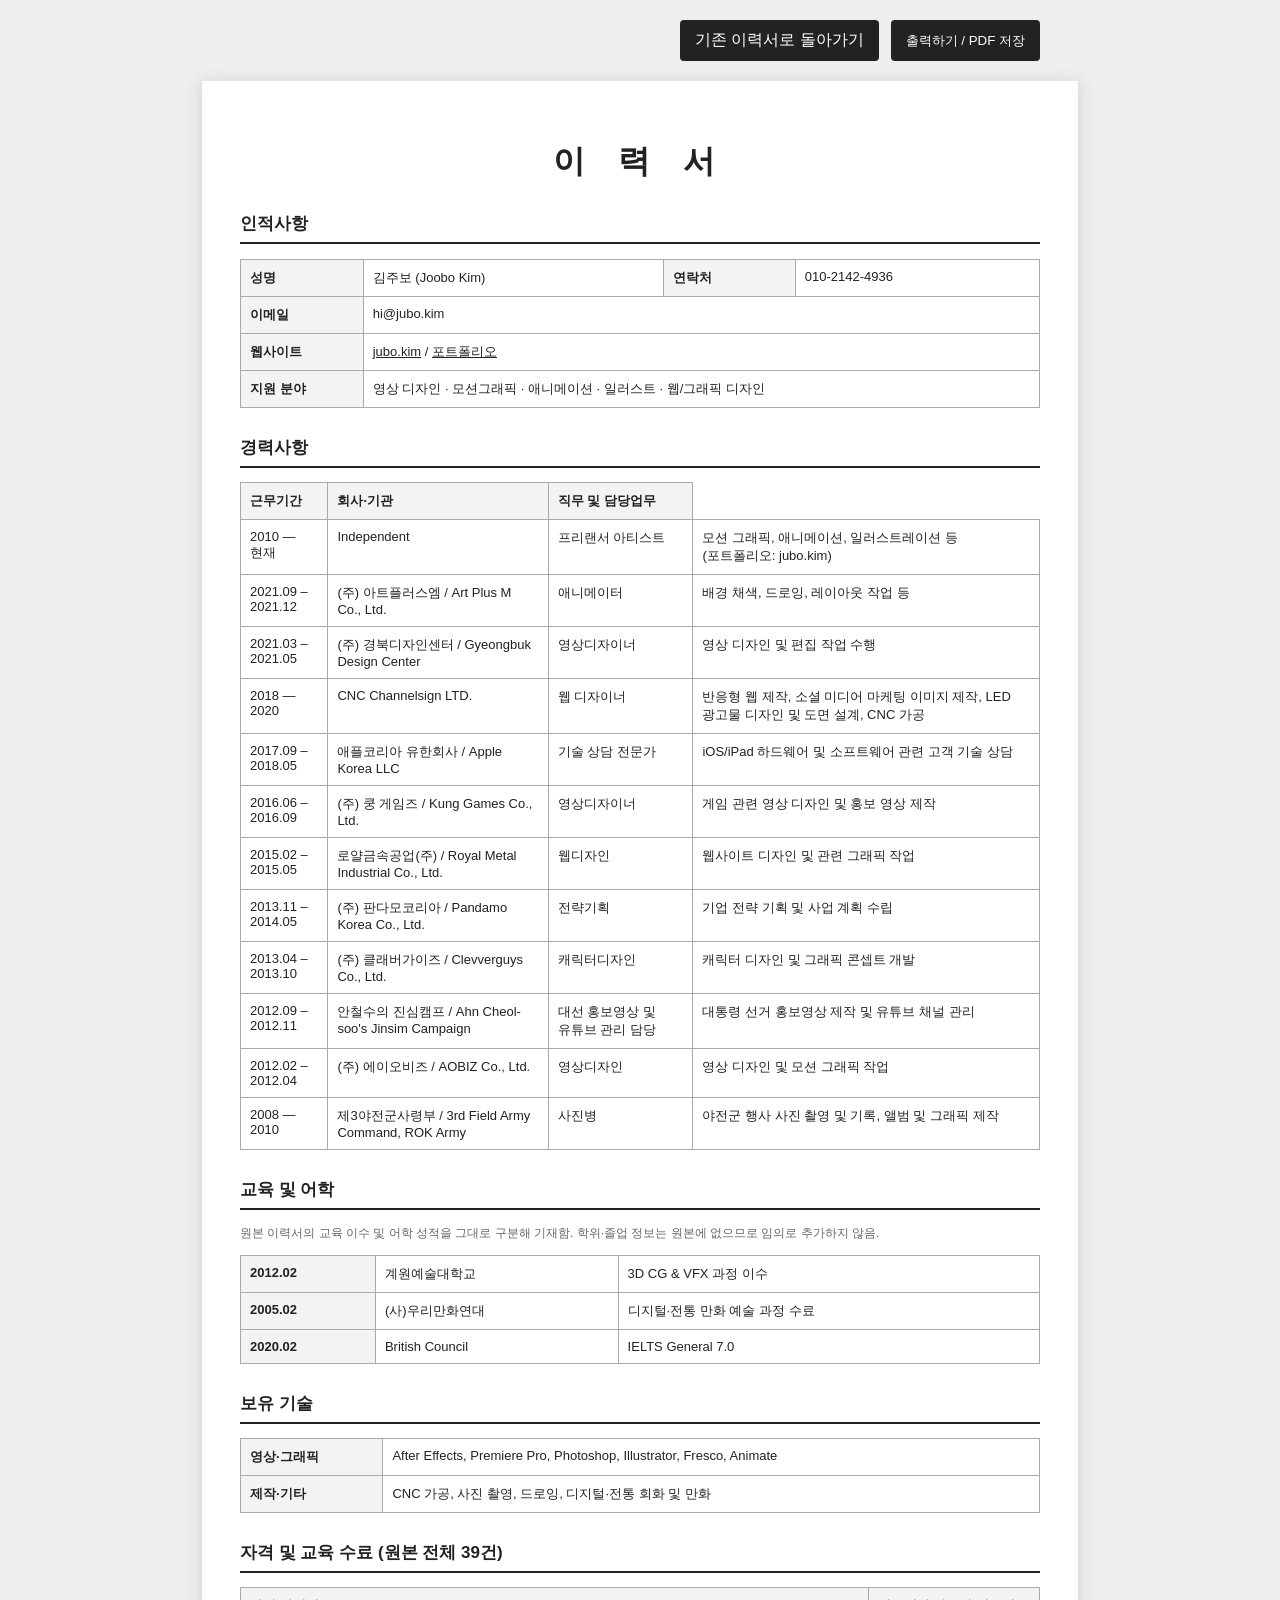
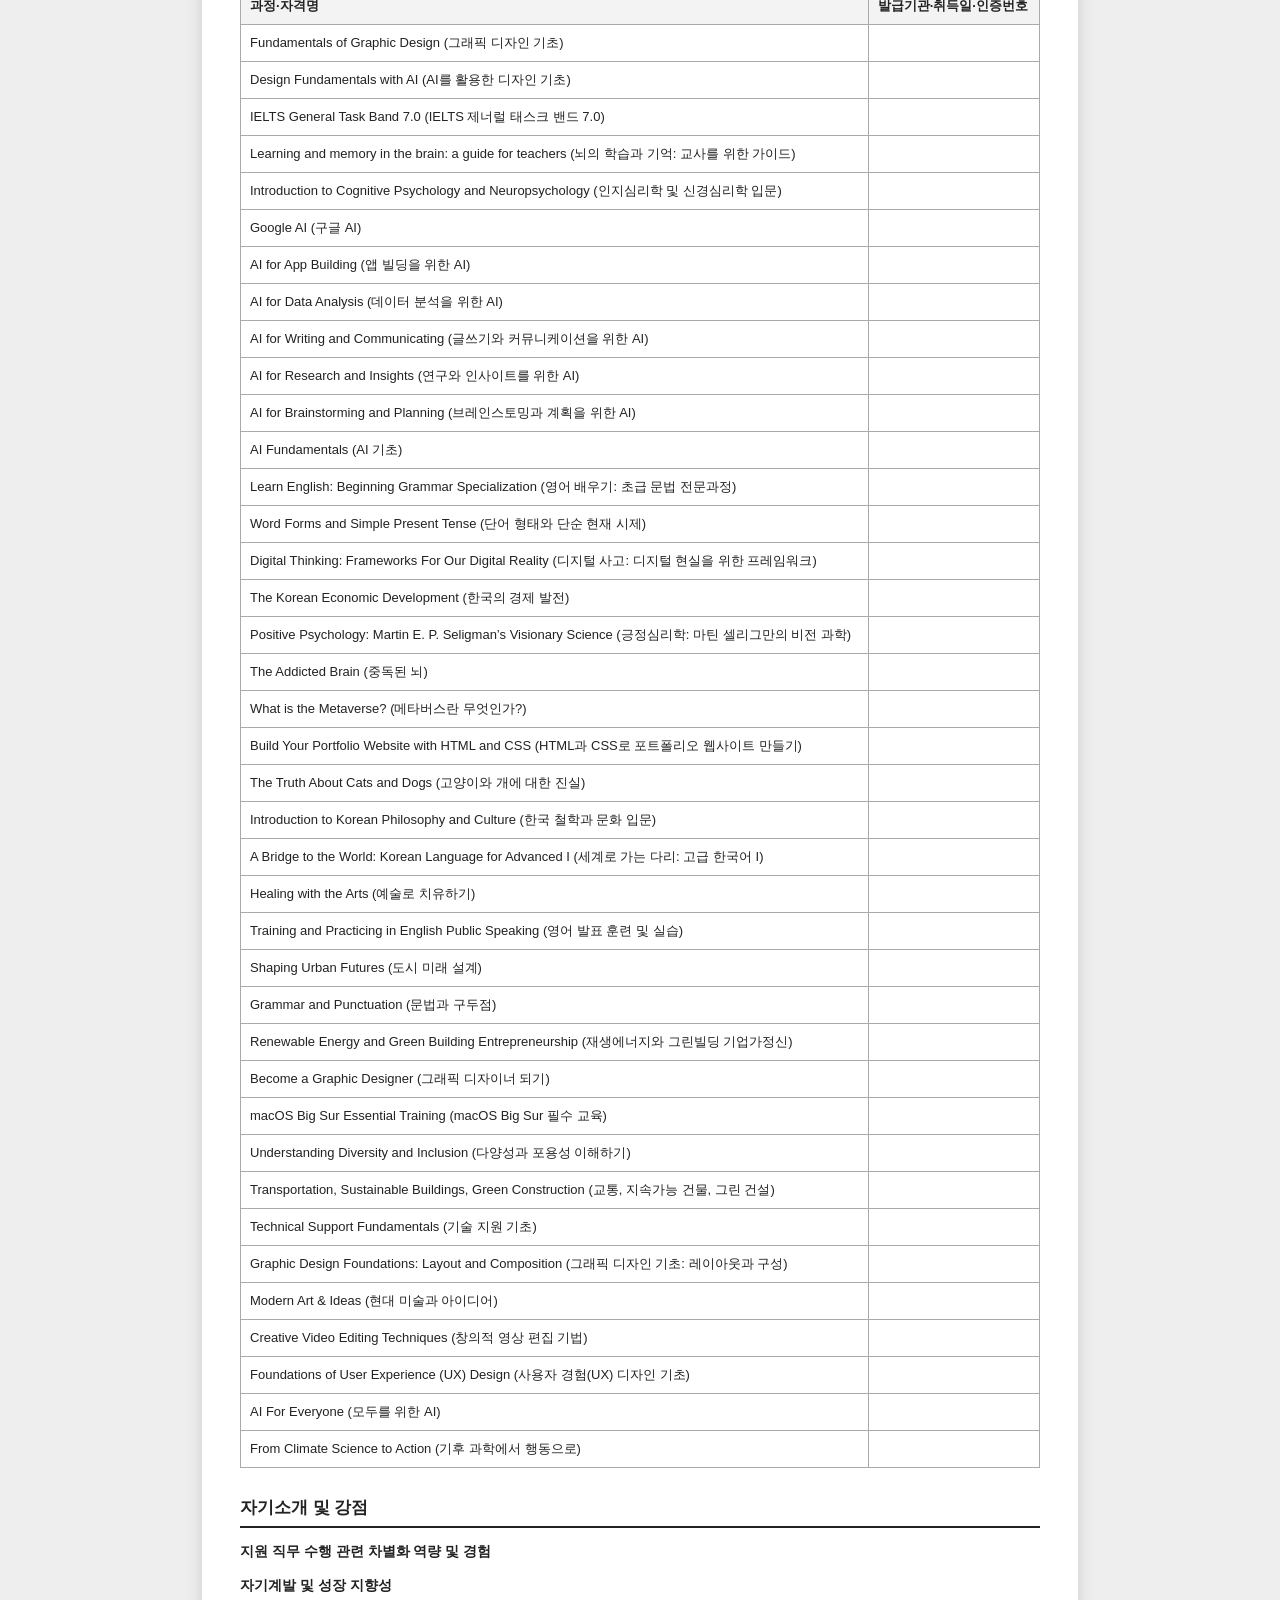
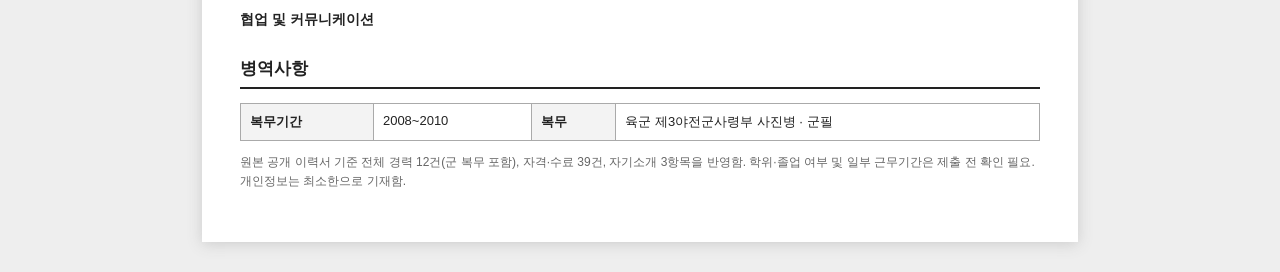
<file: tools/resume/standard.html>
<!doctype html><html lang="ko"><head><meta charset="utf-8"><meta name="viewport" content="width=device-width,initial-scale=1"><title>한국 표준 이력서 | 김주보</title><style>body{font-family:Arial,'Malgun Gothic',sans-serif;background:#eee;color:#222;margin:0}.actions{max-width:800px;margin:20px auto;display:flex;gap:12px;justify-content:flex-end}.actions a,.actions button{padding:10px 15px;background:#222;color:white;border:0;border-radius:4px;text-decoration:none;cursor:pointer}.paper{background:white;max-width:800px;margin:0 auto 30px;padding:38px;box-shadow:0 2px 14px #ccc}h1{text-align:center;letter-spacing:12px}h2{font-size:17px;border-bottom:2px solid #222;padding-bottom:7px;margin-top:28px}table{width:100%;border-collapse:collapse;font-size:13px}th,td{border:1px solid #aaa;padding:9px;text-align:left;vertical-align:top}th{background:#f3f3f3}td{overflow-wrap:anywhere;word-break:keep-all}h3{font-size:14px;margin:15px 0 5px}p{line-height:1.6}a{color:inherit}.note{color:#666;font-size:12px}li{margin-bottom:7px}@media(max-width:600px){.paper{padding:18px}.actions{padding:0 12px}th,td{padding:6px;font-size:12px}}@media print{@page{size:A4;margin:12mm}body{background:white}.actions{display:none}.paper{box-shadow:none;margin:0;padding:0;max-width:none}tr{break-inside:avoid}h2{break-after:avoid}}</style></head><body><div class="actions"><a href="./">기존 이력서로 돌아가기</a><button onclick="window.print()">출력하기 / PDF 저장</button></div><main class="paper"><h1>이 력 서</h1><h2>인적사항</h2><table><tr><th>성명</th><td>김주보 (Joobo Kim)</td><th>연락처</th><td>010-2142-4936</td></tr><tr><th>이메일</th><td colspan="3">hi@jubo.kim</td></tr><tr><th>웹사이트</th><td colspan="3"><a href="https://jubo.kim">jubo.kim</a> / <a href="../portfolio/">포트폴리오</a></td></tr><tr><th>지원 분야</th><td colspan="3">영상 디자인 · 모션그래픽 · 애니메이션 · 일러스트 · 웹/그래픽 디자인</td></tr></table><h2>경력사항</h2><table><thead><tr><th>근무기간</th><th>회사·기관</th><th>직무 및 담당업무</th></tr></thead><tbody><tr><td>2010 — 현재</td><td>Independent</td><td>프리랜서 아티스트</td><td>모션 그래픽, 애니메이션, 일러스트레이션 등 (포트폴리오: jubo.kim)</td></tr><tr><td>2021.09 –2021.12</td><td>(주) 아트플러스엠 / Art Plus M Co., Ltd.</td><td>애니메이터</td><td>배경 채색, 드로잉, 레이아웃 작업 등</td></tr><tr><td>2021.03 –2021.05</td><td>(주) 경북디자인센터 / Gyeongbuk Design Center</td><td>영상디자이너</td><td>영상 디자인 및 편집 작업 수행</td></tr><tr><td>2018 — 2020</td><td>CNC Channelsign LTD.</td><td>웹 디자이너</td><td>반응형 웹 제작, 소셜 미디어 마케팅 이미지 제작, LED 광고물 디자인 및 도면 설계, CNC 가공</td></tr><tr><td>2017.09 –2018.05</td><td>애플코리아 유한회사 / Apple Korea LLC</td><td>기술 상담 전문가</td><td>iOS/iPad 하드웨어 및 소프트웨어 관련 고객 기술 상담</td></tr><tr><td>2016.06 –2016.09</td><td>(주) 쿵 게임즈 / Kung Games Co., Ltd.</td><td>영상디자이너</td><td>게임 관련 영상 디자인 및 홍보 영상 제작</td></tr><tr><td>2015.02 –2015.05</td><td>로얄금속공업(주) / Royal Metal Industrial Co., Ltd.</td><td>웹디자인</td><td>웹사이트 디자인 및 관련 그래픽 작업</td></tr><tr><td>2013.11 –2014.05</td><td>(주) 판다모코리아 / Pandamo Korea Co., Ltd.</td><td>전략기획</td><td>기업 전략 기획 및 사업 계획 수립</td></tr><tr><td>2013.04 –2013.10</td><td>(주) 클래버가이즈 / Clevverguys Co., Ltd.</td><td>캐릭터디자인</td><td>캐릭터 디자인 및 그래픽 콘셉트 개발</td></tr><tr><td>2012.09 –2012.11</td><td>안철수의 진심캠프 / Ahn Cheol-soo's Jinsim Campaign</td><td>대선 홍보영상 및 유튜브 관리 담당</td><td>대통령 선거 홍보영상 제작 및 유튜브 채널 관리</td></tr><tr><td>2012.02 –2012.04</td><td>(주) 에이오비즈 / AOBIZ Co., Ltd.</td><td>영상디자인</td><td>영상 디자인 및 모션 그래픽 작업</td></tr><tr><td>2008 — 2010</td><td>제3야전군사령부 / 3rd Field Army Command, ROK Army</td><td>사진병</td><td>야전군 행사 사진 촬영 및 기록, 앨범 및 그래픽 제작</td></tr></tbody></table><h2>교육 및 어학</h2><p class="note">원본 이력서의 교육 이수 및 어학 성적을 그대로 구분해 기재함. 학위·졸업 정보는 원본에 없으므로 임의로 추가하지 않음.</p><table><tr><th>2012.02</th><td>계원예술대학교</td><td>3D CG & VFX 과정 이수</td></tr><tr><th>2005.02</th><td>(사)우리만화연대</td><td>디지털·전통 만화 예술 과정 수료</td></tr><tr><th>2020.02</th><td>British Council</td><td>IELTS General 7.0</td></tr></table><h2>보유 기술</h2><table><tr><th>영상·그래픽</th><td>After Effects, Premiere Pro, Photoshop, Illustrator, Fresco, Animate</td></tr><tr><th>제작·기타</th><td>CNC 가공, 사진 촬영, 드로잉, 디지털·전통 회화 및 만화</td></tr></table><h2>자격 및 교육 수료 (원본 전체 39건)</h2><table><thead><tr><th>과정·자격명</th><th>발급기관·취득일·인증번호</th></tr></thead><tbody><tr><td>Fundamentals of Graphic Design (그래픽 디자인 기초)</td><td></td></tr><tr><td>Design Fundamentals with AI (AI를 활용한 디자인 기초)</td><td></td></tr><tr><td>IELTS General Task Band 7.0 (IELTS 제너럴 태스크 밴드 7.0)</td><td></td></tr><tr><td>Learning and memory in the brain: a guide for teachers (뇌의 학습과 기억: 교사를 위한 가이드)</td><td></td></tr><tr><td>Introduction to Cognitive Psychology and Neuropsychology (인지심리학 및 신경심리학 입문)</td><td></td></tr><tr><td>Google AI (구글 AI)</td><td></td></tr><tr><td>AI for App Building (앱 빌딩을 위한 AI)</td><td></td></tr><tr><td>AI for Data Analysis (데이터 분석을 위한 AI)</td><td></td></tr><tr><td>AI for Writing and Communicating (글쓰기와 커뮤니케이션을 위한 AI)</td><td></td></tr><tr><td>AI for Research and Insights (연구와 인사이트를 위한 AI)</td><td></td></tr><tr><td>AI for Brainstorming and Planning (브레인스토밍과 계획을 위한 AI)</td><td></td></tr><tr><td>AI Fundamentals (AI 기초)</td><td></td></tr><tr><td>Learn English: Beginning Grammar Specialization (영어 배우기: 초급 문법 전문과정)</td><td></td></tr><tr><td>Word Forms and Simple Present Tense (단어 형태와 단순 현재 시제)</td><td></td></tr><tr><td>Digital Thinking: Frameworks For Our Digital Reality (디지털 사고: 디지털 현실을 위한 프레임워크)</td><td></td></tr><tr><td>The Korean Economic Development (한국의 경제 발전)</td><td></td></tr><tr><td>Positive Psychology: Martin E. P. Seligman’s Visionary Science (긍정심리학: 마틴 셀리그만의 비전 과학)</td><td></td></tr><tr><td>The Addicted Brain (중독된 뇌)</td><td></td></tr><tr><td>What is the Metaverse? (메타버스란 무엇인가?)</td><td></td></tr><tr><td>Build Your Portfolio Website with HTML and CSS (HTML과 CSS로 포트폴리오 웹사이트 만들기)</td><td></td></tr><tr><td>The Truth About Cats and Dogs (고양이와 개에 대한 진실)</td><td></td></tr><tr><td>Introduction to Korean Philosophy and Culture (한국 철학과 문화 입문)</td><td></td></tr><tr><td>A Bridge to the World: Korean Language for Advanced I (세계로 가는 다리: 고급 한국어 I)</td><td></td></tr><tr><td>Healing with the Arts (예술로 치유하기)</td><td></td></tr><tr><td>Training and Practicing in English Public Speaking (영어 발표 훈련 및 실습)</td><td></td></tr><tr><td>Shaping Urban Futures (도시 미래 설계)</td><td></td></tr><tr><td>Grammar and Punctuation (문법과 구두점)</td><td></td></tr><tr><td>Renewable Energy and Green Building Entrepreneurship (재생에너지와 그린빌딩 기업가정신)</td><td></td></tr><tr><td>Become a Graphic Designer (그래픽 디자이너 되기)</td><td></td></tr><tr><td>macOS Big Sur Essential Training (macOS Big Sur 필수 교육)</td><td></td></tr><tr><td>Understanding Diversity and Inclusion (다양성과 포용성 이해하기)</td><td></td></tr><tr><td>Transportation, Sustainable Buildings, Green Construction (교통, 지속가능 건물, 그린 건설)</td><td></td></tr><tr><td>Technical Support Fundamentals (기술 지원 기초)</td><td></td></tr><tr><td>Graphic Design Foundations: Layout and Composition (그래픽 디자인 기초: 레이아웃과 구성)</td><td></td></tr><tr><td>Modern Art &amp; Ideas (현대 미술과 아이디어)</td><td></td></tr><tr><td>Creative Video Editing Techniques (창의적 영상 편집 기법)</td><td></td></tr><tr><td>Foundations of User Experience (UX) Design (사용자 경험(UX) 디자인 기초)</td><td></td></tr><tr><td>AI For Everyone (모두를 위한 AI)</td><td></td></tr><tr><td>From Climate Science to Action (기후 과학에서 행동으로)</td><td></td></tr></tbody></table><h2>자기소개 및 강점</h2><h3>지원 직무 수행 관련 차별화 역량 및 경험</h3><p></p><h3>자기계발 및 성장 지향성</h3><p></p><h3>협업 및 커뮤니케이션</h3><p></p><h2>병역사항</h2><table><tr><th>복무기간</th><td>2008~2010</td><th>복무</th><td>육군 제3야전군사령부 사진병 · 군필</td></tr></table><p class="note">원본 공개 이력서 기준 전체 경력 12건(군 복무 포함), 자격·수료 39건, 자기소개 3항목을 반영함. 학위·졸업 여부 및 일부 근무기간은 제출 전 확인 필요. 개인정보는 최소한으로 기재함.</p></main></body></html>
</file>
<file: catalog.css>
:root{color-scheme:light;--bg:#f1eee7;--ink:#1c1b1a;--muted:#666158;--line:#d5cfc3;--accent:#b84320}*{box-sizing:border-box}body{margin:0;background:var(--bg);color:var(--ink);font:16px/1.6 system-ui,-apple-system,sans-serif}a{color:inherit}header,main,footer{max-width:1160px;margin:auto;padding:24px}header{display:flex;align-items:center;justify-content:space-between;gap:20px;border-bottom:1px solid var(--line)}header>a{font-weight:800;letter-spacing:-.04em;text-decoration:none}nav{display:flex;flex-wrap:wrap;gap:20px;font-size:14px}nav a{text-decoration:none}nav a[aria-current=page]{color:var(--accent);text-decoration:underline;text-underline-offset:6px}main{padding-top:56px;padding-bottom:56px}h1{font-size:clamp(38px,8vw,76px);line-height:1.1;letter-spacing:-.06em;margin:0 0 18px}h2{font-size:20px;margin:40px 0 16px}.intro,small,.desc{color:var(--muted)}.grid{display:grid;grid-template-columns:repeat(auto-fit,minmax(min(100%,260px),1fr));gap:16px}.item{padding:24px;border:1px solid var(--line);border-radius:12px;min-width:0;display:flex;flex-direction:column}.item h3{margin:0 0 10px;font-size:20px}.item p{margin:0 0 20px;font-size:14px}.links{margin-top:auto;display:flex;flex-wrap:wrap;gap:16px;font-size:14px}.links a{text-underline-offset:4px}.links a:first-child{color:var(--accent)}footer{border-top:1px solid var(--line);font-size:13px;color:var(--muted)}a:focus-visible{outline:3px solid var(--accent);outline-offset:5px}@media(max-width:480px){header{align-items:flex-start;flex-direction:column;gap:14px}header,main,footer{padding-left:20px;padding-right:20px}main{padding-top:36px}nav{gap:18px}}
</file>
<file: sillagosi/style.css>
:root{color-scheme:light;--ink:#192820;--muted:#526159;--green:#214c38;--bg:#f8f8f2;--line:#dce2d8;--white:#fff;--radius:20px}
*{box-sizing:border-box}html{scroll-behavior:smooth}body{margin:0;background:var(--bg);color:var(--ink);font:1rem/1.65 system-ui,"Apple SD Gothic Neo","Malgun Gothic",sans-serif;word-break:keep-all}a{color:inherit;text-underline-offset:.2em}button,summary{cursor:pointer}img{display:block;max-width:100%;height:auto}img[hidden]{display:none}.wrap{width:min(1180px, calc(100% - 48px));margin-inline:auto}h1,h2,h3,p{margin-top:0}h1,h2,h3{line-height:1.22;letter-spacing:-.045em}h2{font-size:clamp(1.8rem,3.5vw,2.8rem);margin-bottom:24px}h3{font-size:1.25rem}.skip{position:fixed;top:8px;left:8px;background:var(--white);padding:8px;z-index:5;transform:translateY(-200%)}.skip:focus{transform:none}:focus-visible{outline:3px solid #9d582a;outline-offset:4px}.header{background:var(--bg);border-bottom:1px solid var(--line)}.top{min-height:82px;display:flex;gap:24px;align-items:center;justify-content:space-between}.brand{display:flex;align-items:center;gap:10px;font-size:1.18rem;font-weight:850;text-decoration:none;white-space:nowrap}.mark{display:grid;place-items:center;width:36px;height:36px;border-radius:50%;background:var(--green);color:white;font-family:serif}.top nav{display:flex;gap:clamp(10px,2vw,28px);font-weight:650;font-size:.9rem}.top nav a,.shortcuts a{text-decoration:none}.top nav a:hover,.shortcuts a:hover{text-decoration:underline}.button{display:inline-flex;justify-content:center;align-items:center;min-height:47px;padding:10px 19px;border:1px solid var(--green);border-radius:999px;background:var(--green);color:white;font-weight:750;text-decoration:none;white-space:nowrap}.button:hover{background:#163829}.button.outline{background:transparent;color:var(--green)}.button.outline:hover{background:#e8eee6}.compact{min-height:40px;font-size:.9rem}
.hero{display:grid;grid-template-columns:.88fr 1.12fr;margin-block:34px 18px;border-radius:28px;overflow:hidden;background:#e7ece1}.hero-copy{display:flex;flex-direction:column;align-items:flex-start;justify-content:center;padding:clamp(28px,5vw,70px)}.eyebrow{font-size:.9rem;font-weight:750;color:var(--green);margin-bottom:10px}.hero h1{font-size:clamp(2.6rem,6vw,5rem);letter-spacing:-.085em;margin-bottom:16px}.intro{font-size:clamp(1.15rem,2.2vw,1.55rem);color:#344b3e;font-weight:550;line-height:1.45}.actions{display:flex;flex-wrap:wrap;gap:9px}.hero-photos{position:relative;background:#cdd5cb;min-height:370px}.hero-photos>img{position:absolute;inset:0;width:100%;height:100%;object-fit:cover}.photo-controls{position:absolute;right:16px;bottom:16px;display:flex;align-items:center;gap:9px;color:white;background:#16251bea;border-radius:999px;padding:4px;font-size:.85rem}.photo-controls button,dialog button{border:0;border-radius:50%;width:40px;min-height:40px;color:white;background:#314a3a;font-size:1.5rem;line-height:1}.photo-controls button:hover,dialog button:hover{background:#4d6456}.shortcuts{display:grid;grid-template-columns:repeat(3,1fr);gap:12px}.shortcuts a{display:flex;align-items:center;gap:12px;padding:11px;border:1px solid var(--line);border-radius:14px;background:white}.shortcuts img,.location-icon{width:53px;height:42px;object-fit:cover;border-radius:8px}.location-icon{display:grid;place-items:center;background:#e7ece1;color:var(--green);font-size:1.65rem}
.section{padding-block:50px;scroll-margin-top:10px}.section-head,.panel-head{display:flex;align-items:baseline;justify-content:space-between;gap:10px}.section-head>a,.panel-head>a{font-size:.9rem;font-weight:700;color:var(--green);white-space:nowrap}.rooms,.photo-grid{display:grid;grid-template-columns:repeat(3,minmax(0,1fr));gap:16px;align-items:start}.room,.panel,figure{background:var(--white);border:1px solid var(--line);border-radius:var(--radius)}.room{overflow:hidden}.room[open]{grid-column:1/-1}.room summary{display:block;list-style:none;font-weight:800}.room summary::-webkit-details-marker{display:none}.room summary img{width:100%;aspect-ratio:1.66;object-fit:cover}.room[open] summary img{display:none}.room summary span{display:flex;align-items:center;justify-content:space-between;padding:15px 19px}.room summary span::after{content:'+';color:var(--green);font-size:1.25rem}.room[open] summary span::after{content:'−'}.room .photo-grid,.walk .photo-grid{padding:12px}.room summary:hover,.walk summary:hover{background:#eff3eb}figure{margin:0;overflow:hidden}figure img{width:100%;aspect-ratio:1.5;object-fit:cover}figcaption{padding:8px 13px;font-weight:650}.panel{padding:clamp(17px,3vw,32px);min-width:0}.band{background:#e7ece1}.admission{display:grid;grid-template-columns:minmax(0,1fr) minmax(240px,.42fr);gap:18px;align-items:start}.contact{border-radius:var(--radius);background:var(--green);color:white;padding:24px}.contact .phone{display:block;font-size:clamp(1.3rem,2.5vw,1.8rem);font-weight:800;text-decoration:none}.contact .phone:hover{text-decoration:underline}.contact h3{margin-bottom:10px}.contact p{margin-bottom:6px}.contact .button{margin-top:16px;border-color:#b7cdbf;color:white}.contact .button:hover{color:var(--green)}.contact hr{border:0;border-top:1px solid #759485;margin:20px 0}.account{font-weight:750;font-variant-numeric:tabular-nums}.prose h3{margin-block:24px 10px}.prose ul{padding-left:1.2em}.prose iframe{width:100%;aspect-ratio:2;min-height:230px;border:0;border-radius:12px;background:#e7ece1}.prose table{width:100%;border-collapse:collapse;font-size:.94rem;overflow-wrap:anywhere}.prose th,.prose td{border:1px solid var(--line);padding:8px;text-align:left}.prose th{background:#eff3eb}.about img{max-height:420px;border-radius:var(--radius);object-fit:contain}.lead{font-size:1.15rem;font-weight:700}.walk{border-top:1px solid var(--line)}.walk summary{padding:12px;font-weight:700}.boards{display:grid;grid-template-columns:1fr 1fr;gap:15px}.posts{list-style:none;margin:0;padding:0}.posts li{border-top:1px solid var(--line);display:flex;align-items:baseline;justify-content:space-between;gap:10px;padding:9px 0}.posts a{text-decoration:none}.posts a:hover{text-decoration:underline}.posts time{color:var(--muted);font-size:.82rem;white-space:nowrap}footer{background:#1c3025;color:#e9eee7;padding:38px 0}footer strong{font-size:1.25rem}footer p{margin:6px 0}footer small{color:#cbd8cb}dialog{border:0;border-radius:18px;padding:0;background:#17251c;color:white;max-width:min(94vw,1000px);max-height:92dvh}dialog::backdrop{background:#101c17cf}dialog form{display:flex;justify-content:flex-end;padding:6px}dialog img{max-height:calc(92dvh - 52px);width:auto;object-fit:contain}
@media(max-width:850px){.top{flex-wrap:wrap;gap:10px;min-height:0;padding-block:12px}.top nav{order:3;width:100%;overflow:auto;white-space:nowrap;padding:7px 1px}.hero-photos{min-height:300px}.boards{grid-template-columns:1fr}}
@media(max-width:620px){.wrap{width:calc(100% - 28px)}.hero{grid-template-columns:1fr;margin-top:15px}.hero-photos{min-height:0;aspect-ratio:1.55}.hero-copy{padding:25px}.section{padding-block:32px}.shortcuts{gap:6px}.shortcuts a{flex-direction:column;align-items:flex-start;padding:8px;font-size:.82rem}.rooms,.photo-grid{grid-template-columns:repeat(2,minmax(0,1fr));gap:8px}.rooms .room:last-child:not([open]){grid-column:1/-1}.rooms .room:last-child:not([open]) img{aspect-ratio:2.25}.admission{grid-template-columns:1fr}.contact{grid-row:1}.room summary span{padding:9px;font-size:.9rem}.posts li{flex-wrap:wrap}.posts time{margin-left:auto}}
@media(prefers-reduced-motion:reduce){html{scroll-behavior:auto}}
.study{color:var(--green);font-weight:750;margin:-6px 0 18px}
</file>
<file: games/boss/style.css>
@import url('https://fonts.googleapis.com/css2?family=Gowun+Dodum&family=Noto+Sans+KR:wght@400;500;600;700;800;900&display=swap');
:root{--paper:#f6f4ec;--ink:#2a4037;--green:#397e6a;--line:#e4e6db;--orange:#e5a361}*{box-sizing:border-box}body{margin:0;background:var(--paper);color:var(--ink);font:14px 'Noto Sans KR',system-ui,sans-serif}button,a,input,select{font:inherit}button{cursor:pointer;border:0;border-radius:12px;padding:12px 17px;background:#eaf0e7;color:var(--ink);font-weight:700}button:hover{filter:brightness(.96);transform:translateY(-1px)}button:disabled{cursor:not-allowed;opacity:.45;transform:none}button:focus-visible,a:focus-visible{outline:3px solid #e5a361;outline-offset:3px}a{color:inherit}h1,h2,h3,p{margin:0}small,.muted{color:#7c897e}header{height:88px;background:#fffdf7;border-bottom:1px solid var(--line);display:flex;align-items:center;justify-content:space-between;padding:0 4%;gap:20px}.brand{display:flex;align-items:center;gap:12px}.brand b{font-size:23px;letter-spacing:-1.5px}.brand span{background:#e6efdc;padding:9px;border-radius:14px;font-size:26px}.brand small{display:block;font-size:10px;letter-spacing:2px;margin-top:3px}.topstats{display:flex;gap:30px}.topstats strong{display:block;font-size:20px}.layout{max-width:1500px;margin:auto;display:grid;grid-template-columns:192px minmax(0,1fr);min-height:calc(100vh - 88px)}aside{padding:30px 18px;border-right:1px solid var(--line);display:flex;flex-direction:column;gap:9px}aside button{text-align:left;background:none;padding:15px}aside button.active{background:var(--green);color:white;box-shadow:0 5px 12px #397e6a1a}aside .asidefoot{margin-top:auto;font-size:11px;line-height:2;padding:18px 8px}main{padding:34px 38px;min-width:0}.eyebrow{font-size:11px;letter-spacing:2px;font-weight:800;color:var(--green);margin-bottom:9px}.pagehead{display:flex;justify-content:space-between;align-items:center;gap:14px;margin-bottom:24px}h1{font-size:29px;letter-spacing:-1.5px}.pagehead p{margin-top:8px;color:#839084;font-size:13px}.badge{display:inline-block;padding:7px 11px;border-radius:30px;background:#e7eddd;color:#68805d;font-size:11px;font-weight:700}.columns{display:grid;grid-template-columns:minmax(0,1fr) 280px;gap:22px}.card{border:1px solid var(--line);background:#fffef9;border-radius:20px;padding:22px}.card h3{font-size:16px}.card p{line-height:1.8}.scene{position:relative;background:#e4eee1;border-radius:22px;overflow:hidden;height:344px;border:1px solid #dce5d6}.scene svg{width:100%;height:100%}.scene .bubble{position:absolute;top:22px;left:25px;background:#fffef6;padding:12px 19px;border-radius:14px;font-family:'Gowun Dodum',sans-serif;box-shadow:0 4px 0 #cedbc8;font-size:15px}.scenelabel{position:absolute;bottom:16px;left:20px;font-size:11px;background:#fffdf3dc;padding:7px 12px;border-radius:20px}.primary{background:var(--green);color:white}.orange{background:#f3c77f}.danger{background:#fae7df;color:#a74f40}.block{width:100%;margin-top:14px}.operation{margin-top:20px;display:flex;align-items:center;gap:12px}.operation .primary{flex:1;padding:19px;font-size:17px;box-shadow:0 5px 0 #265d4e}.operation small{display:block;font-size:10px;opacity:.7;font-weight:400;margin-top:4px}.statsgrid{display:grid;grid-template-columns:repeat(3,1fr);gap:14px;margin-top:21px}.metric{padding:18px;background:#fffef9;border:1px solid var(--line);border-radius:16px}.metric b{display:block;font-size:23px;margin-top:7px;letter-spacing:-1px}.metric small{font-size:11px}.sidecol{display:flex;flex-direction:column;gap:17px}.goal{background:#f1eddc}.progress{height:7px;border-radius:9px;background:#dedfcf;margin:15px 0 9px;overflow:hidden}.progress i{display:block;height:100%;background:#749d76;border-radius:9px}.feed{font-size:12px;border-top:1px solid var(--line);padding:12px 0;line-height:1.6}.feed:first-of-type{margin-top:15px}.tip{font-family:'Gowun Dodum';font-size:14px;background:#e9efdf}.storegrid{display:grid;grid-template-columns:repeat(auto-fit,minmax(260px,1fr));gap:18px}.storehero{height:145px;display:flex;align-items:center;justify-content:center;border-radius:13px;margin-bottom:17px;position:relative;font-size:68px}.storehero .badge{position:absolute;right:10px;top:10px;font-size:10px}.row{display:flex;align-items:center;justify-content:space-between;gap:10px;margin:10px 0}.bar{display:flex;gap:3px}.bar i{width:13px;height:6px;background:#e5e9dd;border-radius:4px}.bar i.on{background:#77a58b}.actions{display:flex;gap:7px;flex-wrap:wrap;margin-top:14px}.actions button{font-size:12px;padding:10px;flex:1}.portrait{width:100px;height:115px;flex-shrink:0}.person{display:flex;gap:15px;align-items:center}.finance{display:grid;grid-template-columns:1fr 1fr;gap:20px}.number{font-size:34px;font-weight:800;margin:15px 0}input,select{border:1px solid #d5ddcf;border-radius:10px;background:#fffef9;padding:10px;max-width:100%;color:var(--ink)}table{width:100%;border-collapse:collapse;font-size:12px}th,td{padding:11px 6px;text-align:right;border-bottom:1px solid var(--line)}th:first-child,td:first-child{text-align:left}dialog{border:0;border-radius:24px;background:#fffdf5;color:var(--ink);width:min(600px,94vw);max-height:90dvh;padding:28px;box-shadow:0 25px 90px #263b3750}dialog::backdrop{background:#20362d78;backdrop-filter:blur(5px)}dialog h2{font-size:24px;margin:6px 0 15px}dialog p{line-height:1.8}#toast{position:fixed;left:50%;bottom:30px;transform:translateX(-50%);padding:14px 22px;border-radius:13px;background:#2a4037;color:white;z-index:5;display:none;max-width:90vw}.choices{display:grid;grid-template-columns:1fr 1fr;gap:10px;margin-top:20px}.gamefield{position:relative;height:320px;background:#e7eddf;border-radius:16px;overflow:hidden;margin:16px 0;touch-action:none;user-select:none}.timer{height:6px;background:#e3e3d6;border-radius:9px;overflow:hidden}.timer i{display:block;background:#e5a361;height:100%}.gamehud{display:flex;justify-content:space-between;margin:12px 0}.lane{position:absolute;top:0;height:100%;width:33.33%;border-right:2px dashed #ffffff99;text-align:center;padding-top:17px}.runner,.obstacle,.parcel{position:absolute;font-size:36px;transform:translateX(-50%)}.runner{bottom:14px}.shelf{position:absolute;bottom:26px;width:33.33%;height:20px;border-bottom:10px solid #b38f6e;text-align:center}.moving{position:absolute;top:45px;font-size:38px;transform:translateX(-50%)}.tilegrid{display:grid;grid-template-columns:repeat(3,1fr);gap:9px;padding:13px;height:100%}.tilegrid button{font-size:35px;border:3px solid transparent;background:#fffcf3}.tilegrid button.selected{border-color:#397e6a;background:#d6e9d8}.cameras{display:grid;grid-template-columns:1fr 1fr;gap:9px;padding:10px;height:100%}.camera{border-radius:10px;background:#c6d9c7;display:flex;flex-direction:column;align-items:center;justify-content:center;gap:6px}.camera button{font-size:35px;background:none;padding:10px}.word{font-size:19px;line-height:2.3;background:none;padding:3px 7px}.word.selected{background:#f2cdb3}.roof{border-bottom:30px solid #cc936e;border-left:30px solid transparent;border-right:30px solid transparent;height:0;width:160px;margin:auto}.building{background:#d6c6ae;width:140px;height:150px;margin:auto;text-align:center;padding-top:35px;font-size:32px}.ball{position:absolute;width:60px;height:60px;border-radius:50%;background:#465454;bottom:20px;left:calc(50% - 30px);box-shadow:inset -8px -8px #293b3c;touch-action:none}.swing{height:2px;background:#6b7774;width:2px;position:absolute;left:50%;top:0;bottom:50px}.chart{display:flex;gap:5px;align-items:flex-end;height:120px;margin:20px 0}.chart i{background:#8cad90;flex:1;min-height:4px;border-radius:5px 5px 0 0}.checklist{line-height:2.3}.subtle{background:none;border:1px solid var(--line)}.footnote{font-size:11px;line-height:1.8;margin-top:20px;color:#859081}@media(min-width:1450px){main{padding-top:45px}.scene{height:400px}}@media(max-width:1050px){.columns{grid-template-columns:1fr}.sidecol{display:grid;grid-template-columns:1fr 1fr}.sidecol .tip{display:none}.topstats{gap:16px}.layout{grid-template-columns:160px minmax(0,1fr)}main{padding:25px}.scene{height:330px}}@media(max-width:650px){header{height:76px;padding:0 16px}.brand b{font-size:19px}.brand span{font-size:21px;padding:7px}.brand small{font-size:8px}.topstats{gap:12px}.topstats strong{font-size:16px}.topstats>div:nth-child(2){display:none}.topstats small{font-size:9px}.layout{display:block}aside{position:sticky;top:0;z-index:2;flex-direction:row;background:#f6f4ecf5;border:0;border-bottom:1px solid var(--line);padding:9px;gap:4px;overflow:auto}aside button{font-size:11px;white-space:nowrap;padding:11px 12px;border-radius:10px}aside .asidefoot{display:none}main{padding:23px 16px 35px}h1{font-size:24px}.pagehead{align-items:flex-start}.pagehead .badge{font-size:9px;white-space:nowrap}.scene{height:285px}.scene .bubble{font-size:12px;top:15px;left:15px;padding:10px 13px}.statsgrid{gap:7px}.metric{padding:13px 10px}.metric b{font-size:19px}.metric small{font-size:9px}.sidecol,.finance{grid-template-columns:1fr}.sidecol .tip{display:block}.card{padding:18px}.operation .primary{font-size:15px}.operation>button:last-child{padding:16px 12px;font-size:12px}dialog{padding:22px}.pagehead p{font-size:11px}.gamefield{height:290px}}
@media(prefers-reduced-motion:reduce){*{animation:none!important;transition:none!important}}

/* Illustrated artwork: equal 3 by 2 asset sheets. */
.illustrated-person{display:inline-block;width:100px;height:115px;background-image:url("assets/characters.webp");background-size:300% 200%;background-position:var(--cx) var(--cy);background-repeat:no-repeat;border-radius:16px}
.scene .neighborhood-art{display:block;width:100%;height:100%;object-fit:cover;object-position:center 58%}
.storehero{height:200px;background:#fffaf0!important;overflow:hidden}
.store-art{display:block;width:200px;height:200px;background-image:url("assets/stores.webp");background-size:300% 200%;background-position:var(--cx) var(--cy);background-repeat:no-repeat}
@media(max-width:650px){.scene{height:300px}.scene .neighborhood-art{object-fit:cover}.storehero{height:180px}.store-art{width:180px;height:180px}}
</file>
<file: games/ladder/assets/pages-BMSYSsBy.css>
/*! tailwindcss v4.3.3 | MIT License | https://tailwindcss.com */
@layer properties{@supports (((-webkit-hyphens:none)) and (not (margin-trim:inline))) or ((-moz-orient:inline) and (not (color:rgb(from red r g b)))){*,:before,:after,::backdrop{--tw-rotate-x:initial;--tw-rotate-y:initial;--tw-rotate-z:initial;--tw-skew-x:initial;--tw-skew-y:initial;--tw-border-style:solid;--tw-leading:initial;--tw-font-weight:initial;--tw-tracking:initial;--tw-backdrop-blur:initial;--tw-backdrop-brightness:initial;--tw-backdrop-contrast:initial;--tw-backdrop-grayscale:initial;--tw-backdrop-hue-rotate:initial;--tw-backdrop-invert:initial;--tw-backdrop-opacity:initial;--tw-backdrop-saturate:initial;--tw-backdrop-sepia:initial}}}@layer theme{:root,:host{--font-sans:"Noto Sans KR", system-ui, sans-serif;--font-mono:ui-monospace, SFMono-Regular, Menlo, Monaco, Consolas, "Liberation Mono", "Courier New", monospace;--color-red-500:oklch(63.7% .237 25.331);--color-zinc-50:oklch(98.5% 0 none);--color-zinc-400:oklch(70.5% .015 286.067);--color-zinc-500:oklch(55.2% .016 285.938);--color-zinc-900:oklch(21% .006 285.885);--color-zinc-950:oklch(14.1% .005 285.823);--color-neutral-100:oklch(97% 0 none);--color-neutral-300:oklch(87% 0 none);--color-neutral-700:oklch(37.1% 0 none);--color-neutral-900:oklch(20.5% 0 none);--color-black:#000;--color-white:#fff;--spacing:.25rem;--container-sm:24rem;--container-md:28rem;--container-3xl:48rem;--text-xs:.75rem;--text-xs--line-height:calc(1 / .75);--text-sm:.875rem;--text-sm--line-height:calc(1.25 / .875);--text-lg:1.125rem;--text-lg--line-height:calc(1.75 / 1.125);--text-xl:1.25rem;--text-xl--line-height:calc(1.75 / 1.25);--text-2xl:1.5rem;--text-2xl--line-height:calc(2 / 1.5);--text-3xl:1.875rem;--text-3xl--line-height:calc(2.25 / 1.875);--text-5xl:3rem;--text-5xl--line-height:1;--font-weight-medium:500;--font-weight-semibold:600;--tracking-tight:-.025em;--leading-tight:1.25;--radius-md:.375rem;--radius-2xl:1rem;--blur-sm:8px;--default-font-family:var(--font-sans);--default-mono-font-family:var(--font-mono);--font-display:"Jua", "Noto Sans KR", sans-serif;--color-bg:#fff4e8;--color-surface:#fffdfb;--color-ink:#2b2118;--color-muted:#8d7764;--color-sand:#eadccb;--color-primary:#ff5a36;--color-primary-deep:#d34122;--color-on-primary:#fff8f4;--color-accent:#f0b429;--color-accent-deep:#c48a12;--color-on-accent:#3a2a08;--radius-card:1.5rem}}@layer base{*,:after,:before,::backdrop{box-sizing:border-box;border:0 solid;margin:0;padding:0}::file-selector-button{box-sizing:border-box;border:0 solid;margin:0;padding:0}html,:host{-webkit-text-size-adjust:100%;tab-size:4;line-height:1.5;font-family:var(--default-font-family,-apple-system, BlinkMacSystemFont, "Segoe UI", Roboto, "Helvetica Neue", "Noto Sans", Arial, sans-serif, "Apple Color Emoji", "Segoe UI Emoji", "Segoe UI Symbol", "Noto Color Emoji");font-feature-settings:var(--default-font-feature-settings,normal);font-variation-settings:var(--default-font-variation-settings,normal);-webkit-tap-highlight-color:transparent}hr{height:0;color:inherit;border-top-width:1px}abbr:where([title]){-webkit-text-decoration:underline dotted;text-decoration:underline dotted}h1,h2,h3,h4,h5,h6{font-size:inherit;font-weight:inherit}a{color:inherit;-webkit-text-decoration:inherit;-webkit-text-decoration:inherit;-webkit-text-decoration:inherit;-webkit-text-decoration:inherit;text-decoration:inherit}b,strong{font-weight:bolder}code,kbd,samp,pre{font-family:var(--default-mono-font-family,ui-monospace, SFMono-Regular, Menlo, Monaco, Consolas, "Liberation Mono", "Courier New", monospace);font-feature-settings:var(--default-mono-font-feature-settings,normal);font-variation-settings:var(--default-mono-font-variation-settings,normal);font-size:1em}small{font-size:80%}sub,sup{vertical-align:baseline;font-size:75%;line-height:0;position:relative}sub{bottom:-.25em}sup{top:-.5em}table{text-indent:0;border-color:inherit;border-collapse:collapse}:-moz-focusring:where(:not(iframe)){outline:auto}progress{vertical-align:baseline}summary{display:list-item}ol,ul,menu{list-style:none}img,svg,video,canvas,audio,iframe,embed,object{vertical-align:middle;display:block}img,video{max-width:100%;height:auto}button,input,select,optgroup,textarea{font:inherit;font-feature-settings:inherit;font-variation-settings:inherit;letter-spacing:inherit;color:inherit;opacity:1;background-color:#0000;border-radius:0}::file-selector-button{font:inherit;font-feature-settings:inherit;font-variation-settings:inherit;letter-spacing:inherit;color:inherit;opacity:1;background-color:#0000;border-radius:0}:where(select:is([multiple],[size])) optgroup{font-weight:bolder}:where(select:is([multiple],[size])) optgroup option{padding-inline-start:20px}::file-selector-button{margin-inline-end:4px}::placeholder{opacity:1}@supports (not ((-webkit-appearance:-apple-pay-button))) or (contain-intrinsic-size:1px){::placeholder{color:currentColor}@supports (color:color-mix(in lab, red, red)){::placeholder{color:color-mix(in oklab, currentcolor 50%, transparent)}}}textarea{resize:vertical}::-webkit-search-decoration{-webkit-appearance:none}::-webkit-date-and-time-value{min-height:1lh;text-align:inherit}::-webkit-datetime-edit{display:inline-flex}::-webkit-datetime-edit-fields-wrapper{padding:0}::-webkit-datetime-edit{padding-block:0}::-webkit-datetime-edit-year-field{padding-block:0}::-webkit-datetime-edit-month-field{padding-block:0}::-webkit-datetime-edit-day-field{padding-block:0}::-webkit-datetime-edit-hour-field{padding-block:0}::-webkit-datetime-edit-minute-field{padding-block:0}::-webkit-datetime-edit-second-field{padding-block:0}::-webkit-datetime-edit-millisecond-field{padding-block:0}::-webkit-datetime-edit-meridiem-field{padding-block:0}::-webkit-calendar-picker-indicator{line-height:1}:-moz-ui-invalid{box-shadow:none}button,input:where([type=button],[type=reset],[type=submit]){appearance:button}::file-selector-button{appearance:button}::-webkit-inner-spin-button{height:auto}::-webkit-outer-spin-button{height:auto}[hidden]:where(:not([hidden=until-found])){display:none!important}html{--lightningcss-light:initial;--lightningcss-dark: ;color-scheme:light}body{background:var(--color-bg);min-height:100dvh;color:var(--color-ink);font-family:var(--font-sans);margin:0;line-height:1.5}button:not(:disabled),[role=button]:not(:disabled){cursor:pointer}button{touch-action:manipulation}:focus-visible{outline:3px solid var(--color-accent);outline-offset:2px}}@layer components{.app-shell{width:100%;min-height:100dvh;margin-inline:auto}.btn{min-height:3.25rem;font-family:var(--font-display);letter-spacing:-.01em;border:3px solid #0000;border-radius:999px;justify-content:center;align-items:center;gap:.5rem;padding:.7rem 1.3rem;font-size:1.25rem;line-height:1.2;display:inline-flex}.btn-block{width:100%}.btn:disabled{opacity:.45;cursor:not-allowed;box-shadow:none}.btn-primary{background:var(--color-primary);color:var(--color-on-primary);border-color:var(--color-primary-deep);box-shadow:0 5px 0 var(--color-primary-deep)}.btn-primary:active:not(:disabled){box-shadow:0 2px 0 var(--color-primary-deep);transform:translateY(3px)}.btn-accent{background:var(--color-accent);color:var(--color-on-accent);border-color:var(--color-accent-deep);box-shadow:0 5px 0 var(--color-accent-deep)}.btn-accent:active:not(:disabled){box-shadow:0 2px 0 var(--color-accent-deep);transform:translateY(3px)}.btn-secondary{background:var(--color-surface);color:var(--color-ink);border-color:var(--color-sand)}.btn-secondary:active:not(:disabled){transform:scale(.98)}.icon-btn{border:2px solid var(--color-sand);background:var(--color-surface);width:2.75rem;height:2.75rem;color:var(--color-ink);border-radius:999px;place-items:center;display:grid}.icon-btn:disabled{opacity:.4;cursor:not-allowed}.field{border:2px solid var(--color-sand);background:var(--color-surface);width:100%;min-height:3rem;color:var(--color-ink);border-radius:999px;padding:.55rem 1rem;scroll-margin-top:5.25rem;font-size:1rem;line-height:1.4}.field::placeholder{color:var(--color-muted)}.field:focus{border-color:var(--color-primary);outline:none}.kb-pad{padding-bottom:calc(3rem + var(--keyboard-inset,0px))}.field-area{border-radius:var(--radius-card);resize:vertical;min-height:9rem;padding:.9rem 1rem}.count-btn{aspect-ratio:1;border:3px solid var(--color-sand);background:var(--color-surface);min-height:4.75rem;color:var(--color-ink);font-family:var(--font-display);border-radius:999px;font-size:1.85rem}.count-btn:active{transform:scale(.96)}.count-btn-on{border-color:var(--color-primary-deep);background:var(--color-primary);color:var(--color-on-primary)}.card{border-radius:var(--radius-card);border:2px solid var(--color-sand);background:var(--color-surface)}.hint-pill{background:var(--color-surface);text-align:center;max-width:16rem;color:var(--color-muted);border:2px solid var(--color-sand);border-radius:999px;padding:.55rem .9rem;font-size:.875rem;line-height:1.45}.toast{z-index:60;left:50%;bottom:max(5.5rem, calc(env(safe-area-inset-bottom) + 4.5rem));background:var(--color-ink);color:var(--color-bg);white-space:nowrap;border-radius:999px;padding:.7rem 1rem;font-size:.95rem;position:fixed;transform:translate(-50%)}.fab{z-index:30;right:1rem;bottom:max(1.25rem, env(safe-area-inset-bottom));border:3px solid var(--color-primary-deep);background:var(--color-primary);min-height:2.75rem;color:var(--color-on-primary);font-family:var(--font-display);box-shadow:0 4px 0 var(--color-primary-deep);border-radius:999px;align-items:center;gap:.35rem;padding:.55rem .9rem;font-size:1rem;display:inline-flex;position:fixed}.fab:active{box-shadow:0 2px 0 var(--color-primary-deep);transform:translateY(2px)}.board-wrap{width:100%;container-type:inline-size}.board-inner{width:max(100cqw, calc(var(--cols) * 5.5rem))}.num-badge{background:var(--color-accent);width:2.75rem;height:2.75rem;color:var(--color-on-accent);font-family:var(--font-display);border-radius:999px;flex:none;place-items:center;font-size:1.15rem;display:grid}.pop-in{animation:.28s cubic-bezier(.2,.9,.2,1) pop-in}.blob-bob{animation:2.6s ease-in-out infinite bob}.dice-scene{perspective:800px;width:6.5rem;height:6.5rem}.dice-cube{width:100%;height:100%;transform-style:preserve-3d;animation:.85s linear infinite dice-tumble;position:relative}.dice-face{border:3px solid var(--color-ink);background:var(--color-surface);box-shadow:inset 0 0 0 4px var(--color-accent);border-radius:1.1rem;grid-template-rows:repeat(3,1fr);grid-template-columns:repeat(3,1fr);place-items:center;padding:.7rem;display:grid;position:absolute;inset:0}.dice-face-1{transform:rotateY(0)translateZ(3.25rem)}.dice-face-2{transform:rotateY(180deg)translateZ(3.25rem)}.dice-face-3{transform:rotateY(90deg)translateZ(3.25rem)}.dice-face-4{transform:rotateY(-90deg)translateZ(3.25rem)}.dice-face-5{transform:rotateX(90deg)translateZ(3.25rem)}.dice-face-6{transform:rotateX(-90deg)translateZ(3.25rem)}.pip{background:var(--color-ink);border-radius:999px;width:.72rem;height:.72rem}.pip-off{width:.72rem;height:.72rem}.dice-timer{transform-origin:0;background:var(--color-accent);width:100%;height:100%;animation:3s linear forwards dice-timer}.rung-draw{stroke-dasharray:100;stroke-dashoffset:100px;animation:.38s forwards rung-draw}.confetti-bit{width:.55rem;height:.7rem;animation:1.1s ease-in forwards confetti-fall;position:absolute;top:-.6rem}.result-table{border-collapse:separate;border-spacing:0 .5rem;width:100%}.result-table th{text-align:left;color:var(--color-muted);padding:0 .75rem .15rem;font-size:.8rem;font-weight:500}.result-table td{background:var(--color-surface);vertical-align:middle;padding:.65rem .75rem}.result-table td:first-child{border:2px solid var(--color-sand);border-right:0;border-radius:1rem 0 0 1rem}.result-table td:last-child{border:2px solid var(--color-sand);font-family:var(--font-display);border-left:0;border-radius:0 1rem 1rem 0;font-size:1.15rem}}@layer utilities{.pointer-events-none{pointer-events:none}.collapse{visibility:collapse}.visible{visibility:visible}.sr-only{clip-path:inset(50%);white-space:nowrap;border-width:0;width:1px;height:1px;margin:-1px;padding:0;position:absolute;overflow:hidden}.absolute{position:absolute}.fixed{position:fixed}.relative{position:relative}.static{position:static}.sticky{position:sticky}.inset-0{inset:0}.inset-x-0{inset-inline:0}.top-0{top:0}.z-10{z-index:10}.z-20{z-index:20}.z-40{z-index:40}.container{width:100%}@media (width>=40rem){.container{max-width:40rem}}@media (width>=48rem){.container{max-width:48rem}}@media (width>=64rem){.container{max-width:64rem}}@media (width>=80rem){.container{max-width:80rem}}@media (width>=96rem){.container{max-width:96rem}}.mx-1{margin-inline:var(--spacing)}.my-5{margin-block:calc(var(--spacing) * 5)}.mt-0\.5{margin-top:calc(var(--spacing) * .5)}.mt-1{margin-top:var(--spacing)}.mt-2{margin-top:calc(var(--spacing) * 2)}.mt-3{margin-top:calc(var(--spacing) * 3)}.mt-4{margin-top:calc(var(--spacing) * 4)}.mt-5{margin-top:calc(var(--spacing) * 5)}.mt-6{margin-top:calc(var(--spacing) * 6)}.mt-8{margin-top:calc(var(--spacing) * 8)}.mt-16{margin-top:calc(var(--spacing) * 16)}.-mr-3{margin-right:calc(var(--spacing) * -3)}.mb-2{margin-bottom:calc(var(--spacing) * 2)}.mb-6{margin-bottom:calc(var(--spacing) * 6)}.-ml-3{margin-left:calc(var(--spacing) * -3)}.line-clamp-3{-webkit-line-clamp:3;-webkit-box-orient:vertical;display:-webkit-box;overflow:hidden}.block{display:block}.flex{display:flex}.grid{display:grid}.inline{display:inline}.inline-flex{display:inline-flex}.table{display:table}.size-4{width:calc(var(--spacing) * 4);height:calc(var(--spacing) * 4)}.size-5{width:calc(var(--spacing) * 5);height:calc(var(--spacing) * 5)}.size-10{width:calc(var(--spacing) * 10);height:calc(var(--spacing) * 10)}.size-11{width:calc(var(--spacing) * 11);height:calc(var(--spacing) * 11)}.size-12{width:calc(var(--spacing) * 12);height:calc(var(--spacing) * 12)}.h-2{height:calc(var(--spacing) * 2)}.h-8{height:calc(var(--spacing) * 8)}.h-28{height:calc(var(--spacing) * 28)}.h-56{height:calc(var(--spacing) * 56)}.h-dvh{height:100dvh}.h-full{height:100%}.max-h-\[88dvh\]{max-height:88dvh}.min-h-0{min-height:0}.min-h-11{min-height:calc(var(--spacing) * 11)}.min-h-14{min-height:calc(var(--spacing) * 14)}.min-h-dvh{min-height:100dvh}.min-h-screen{min-height:100vh}.w-8{width:calc(var(--spacing) * 8)}.w-12{width:calc(var(--spacing) * 12)}.w-48{width:calc(var(--spacing) * 48)}.w-full{width:100%}.max-w-3xl{max-width:var(--container-3xl)}.max-w-md{max-width:var(--container-md)}.max-w-sm{max-width:var(--container-sm)}.min-w-0{min-width:0}.min-w-11{min-width:calc(var(--spacing) * 11)}.flex-1{flex:1}.shrink-0{flex-shrink:0}.transform{transform:var(--tw-rotate-x,) var(--tw-rotate-y,) var(--tw-rotate-z,) var(--tw-skew-x,) var(--tw-skew-y,)}.cursor-pointer{cursor:pointer}.resize{resize:both}.grid-cols-3{grid-template-columns:repeat(3,minmax(0,1fr))}.flex-col{flex-direction:column}.flex-wrap{flex-wrap:wrap}.place-items-center{place-items:center}.items-center{align-items:center}.items-end{align-items:flex-end}.items-start{align-items:flex-start}.justify-between{justify-content:space-between}.justify-center{justify-content:center}.justify-end{justify-content:flex-end}.gap-1{gap:var(--spacing)}.gap-2{gap:calc(var(--spacing) * 2)}.gap-3{gap:calc(var(--spacing) * 3)}.truncate{text-overflow:ellipsis;white-space:nowrap;overflow:hidden}.overflow-auto{overflow:auto}.overflow-hidden{overflow:hidden}.overflow-x-auto{overflow-x:auto}.rounded-2xl{border-radius:var(--radius-2xl)}.rounded-\[1\.5rem\]{border-radius:1.5rem}.rounded-full{border-radius:2147483647px}.rounded-md{border-radius:var(--radius-md)}.rounded-t-\[1\.5rem\]{border-top-left-radius:1.5rem;border-top-right-radius:1.5rem}.border{border-style:var(--tw-border-style);border-width:1px}.border-2{border-style:var(--tw-border-style);border-width:2px}.border-neutral-300{border-color:var(--color-neutral-300)}.border-sand{border-color:var(--color-sand)}.bg-accent{background-color:var(--color-accent)}.bg-bg{background-color:var(--color-bg)}.bg-bg\/95{background-color:#fff4e8f2}@supports (color:color-mix(in lab, red, red)){.bg-bg\/95{background-color:color-mix(in oklab, var(--color-bg) 95%, transparent)}}.bg-black\/10{background-color:#0000001a}@supports (color:color-mix(in lab, red, red)){.bg-black\/10{background-color:color-mix(in oklab, var(--color-black) 10%, transparent)}}.bg-ink\/45{background-color:#2b211873}@supports (color:color-mix(in lab, red, red)){.bg-ink\/45{background-color:color-mix(in oklab, var(--color-ink) 45%, transparent)}}.bg-ink\/55{background-color:#2b21188c}@supports (color:color-mix(in lab, red, red)){.bg-ink\/55{background-color:color-mix(in oklab, var(--color-ink) 55%, transparent)}}.bg-on-primary\/30{background-color:#fff8f44d}@supports (color:color-mix(in lab, red, red)){.bg-on-primary\/30{background-color:color-mix(in oklab, var(--color-on-primary) 30%, transparent)}}.bg-primary{background-color:var(--color-primary)}.bg-surface{background-color:var(--color-surface)}.bg-zinc-50{background-color:var(--color-zinc-50)}.object-cover{object-fit:cover}.p-3{padding:calc(var(--spacing) * 3)}.p-4{padding:calc(var(--spacing) * 4)}.px-1{padding-inline:var(--spacing)}.px-2{padding-inline:calc(var(--spacing) * 2)}.px-3{padding-inline:calc(var(--spacing) * 3)}.px-4{padding-inline:calc(var(--spacing) * 4)}.px-5{padding-inline:calc(var(--spacing) * 5)}.px-6{padding-inline:calc(var(--spacing) * 6)}.py-2{padding-block:calc(var(--spacing) * 2)}.py-3{padding-block:calc(var(--spacing) * 3)}.pt-5{padding-top:calc(var(--spacing) * 5)}.pt-10{padding-top:calc(var(--spacing) * 10)}.pb-2{padding-bottom:calc(var(--spacing) * 2)}.pb-6{padding-bottom:calc(var(--spacing) * 6)}.pb-8{padding-bottom:calc(var(--spacing) * 8)}.pb-10{padding-bottom:calc(var(--spacing) * 10)}.pb-12{padding-bottom:calc(var(--spacing) * 12)}.pb-28{padding-bottom:calc(var(--spacing) * 28)}.text-center{text-align:center}.text-left{text-align:left}.font-display{font-family:var(--font-display)}.text-2xl{font-size:var(--text-2xl);line-height:var(--tw-leading,var(--text-2xl--line-height))}.text-3xl{font-size:var(--text-3xl);line-height:var(--tw-leading,var(--text-3xl--line-height))}.text-5xl{font-size:var(--text-5xl);line-height:var(--tw-leading,var(--text-5xl--line-height))}.text-lg{font-size:var(--text-lg);line-height:var(--tw-leading,var(--text-lg--line-height))}.text-sm{font-size:var(--text-sm);line-height:var(--tw-leading,var(--text-sm--line-height))}.text-xl{font-size:var(--text-xl);line-height:var(--tw-leading,var(--text-xl--line-height))}.text-xs{font-size:var(--text-xs);line-height:var(--tw-leading,var(--text-xs--line-height))}.leading-tight{--tw-leading:var(--leading-tight);line-height:var(--leading-tight)}.font-medium{--tw-font-weight:var(--font-weight-medium);font-weight:var(--font-weight-medium)}.font-semibold{--tw-font-weight:var(--font-weight-semibold);font-weight:var(--font-weight-semibold)}.tracking-tight{--tw-tracking:var(--tracking-tight);letter-spacing:var(--tracking-tight)}.break-words{overflow-wrap:break-word}.break-all{word-break:break-all}.whitespace-nowrap{white-space:nowrap}.text-ink{color:var(--color-ink)}.text-muted{color:var(--color-muted)}.text-on-accent{color:var(--color-on-accent)}.text-on-primary{color:var(--color-on-primary)}.text-primary{color:var(--color-primary)}.text-red-500{color:var(--color-red-500)}.text-zinc-500{color:var(--color-zinc-500)}.text-zinc-900{color:var(--color-zinc-900)}.underline-offset-4{text-underline-offset:4px}.opacity-70{opacity:.7}.backdrop-blur-sm{--tw-backdrop-blur:blur(var(--blur-sm));-webkit-backdrop-filter:var(--tw-backdrop-blur,) var(--tw-backdrop-brightness,) var(--tw-backdrop-contrast,) var(--tw-backdrop-grayscale,) var(--tw-backdrop-hue-rotate,) var(--tw-backdrop-invert,) var(--tw-backdrop-opacity,) var(--tw-backdrop-saturate,) var(--tw-backdrop-sepia,);backdrop-filter:var(--tw-backdrop-blur,) var(--tw-backdrop-brightness,) var(--tw-backdrop-contrast,) var(--tw-backdrop-grayscale,) var(--tw-backdrop-hue-rotate,) var(--tw-backdrop-invert,) var(--tw-backdrop-opacity,) var(--tw-backdrop-saturate,) var(--tw-backdrop-sepia,)}@media (hover:hover){.hover\:bg-neutral-100:hover{background-color:var(--color-neutral-100)}.hover\:underline:hover{text-decoration-line:underline}}.disabled\:cursor-wait:disabled{cursor:wait}.disabled\:no-underline:disabled{text-decoration-line:none}@media (width>=40rem){.sm\:items-center{align-items:center}.sm\:rounded-\[1\.5rem\]{border-radius:1.5rem}}@media (prefers-color-scheme:dark){.dark\:border-neutral-700{border-color:var(--color-neutral-700)}.dark\:bg-white\/20{background-color:#fff3}@supports (color:color-mix(in lab, red, red)){.dark\:bg-white\/20{background-color:color-mix(in oklab, var(--color-white) 20%, transparent)}}.dark\:bg-zinc-950{background-color:var(--color-zinc-950)}.dark\:text-zinc-50{color:var(--color-zinc-50)}.dark\:text-zinc-400{color:var(--color-zinc-400)}@media (hover:hover){.dark\:hover\:bg-neutral-900:hover{background-color:var(--color-neutral-900)}}}}@keyframes pop-in{0%{opacity:0;transform:translateY(8px)scale(.94)}to{opacity:1;transform:none}}@keyframes bob{0%,to{transform:translateY(0)}50%{transform:translateY(-7px)}}@keyframes dice-tumble{0%{transform:rotateX(0)rotateY(0)rotate(0)}to{transform:rotateX(360deg)rotateY(720deg)rotate(40deg)}}@keyframes dice-timer{0%{transform:scaleX(0)}to{transform:scaleX(1)}}@keyframes rung-draw{to{stroke-dashoffset:0}}@keyframes confetti-fall{to{opacity:0;transform:translateY(9rem)rotate(40deg)}}@media (hover:hover){.count-btn:hover{border-color:var(--color-primary)}.btn-secondary:hover{border-color:var(--color-muted)}}@media (prefers-reduced-motion:reduce){.dice-cube,.blob-bob,.pop-in,.rung-draw,.confetti-bit{animation:none!important}.rung-draw{stroke-dashoffset:0}.btn-primary:active:not(:disabled),.btn-accent:active:not(:disabled),.fab:active{transform:none}}@property --tw-rotate-x{syntax:"*";inherits:false}@property --tw-rotate-y{syntax:"*";inherits:false}@property --tw-rotate-z{syntax:"*";inherits:false}@property --tw-skew-x{syntax:"*";inherits:false}@property --tw-skew-y{syntax:"*";inherits:false}@property --tw-border-style{syntax:"*";inherits:false;initial-value:solid}@property --tw-leading{syntax:"*";inherits:false}@property --tw-font-weight{syntax:"*";inherits:false}@property --tw-tracking{syntax:"*";inherits:false}@property --tw-backdrop-blur{syntax:"*";inherits:false}@property --tw-backdrop-brightness{syntax:"*";inherits:false}@property --tw-backdrop-contrast{syntax:"*";inherits:false}@property --tw-backdrop-grayscale{syntax:"*";inherits:false}@property --tw-backdrop-hue-rotate{syntax:"*";inherits:false}@property --tw-backdrop-invert{syntax:"*";inherits:false}@property --tw-backdrop-opacity{syntax:"*";inherits:false}@property --tw-backdrop-saturate{syntax:"*";inherits:false}@property --tw-backdrop-sepia{syntax:"*";inherits:false}
</file>
